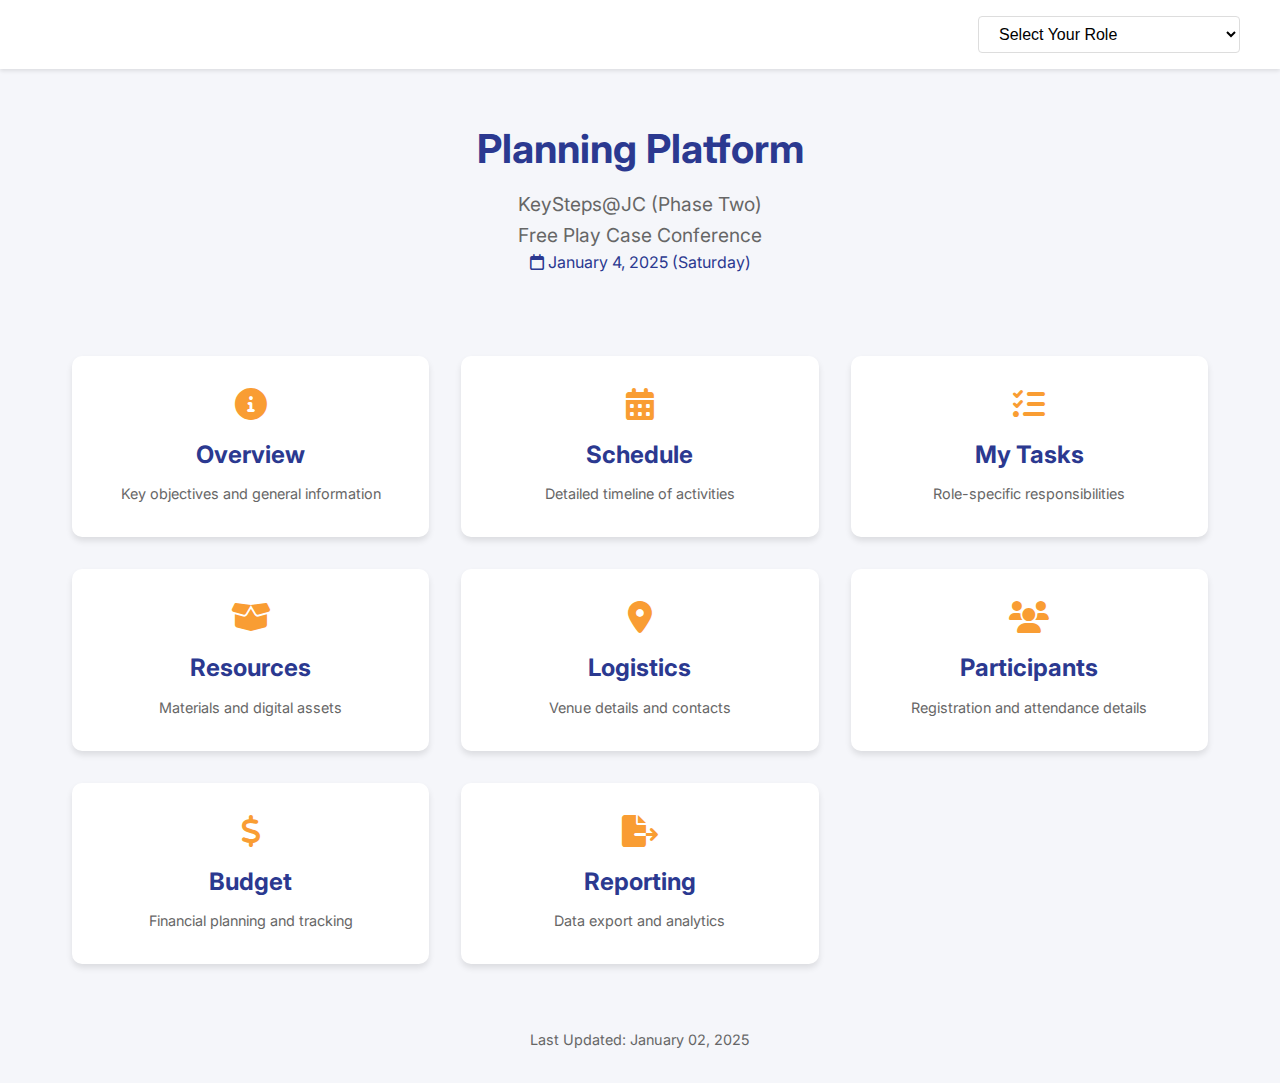
<file: index.html>
<!DOCTYPE html>
<html lang="en">
<head>
    <meta charset="UTF-8">
    <meta name="viewport" content="width=device-width, initial-scale=1.0">
    <title>Free Play Case Conference</title>
    <link rel="stylesheet" href="styles/styles.css">
    <link href="https://fonts.googleapis.com/css2?family=Inter:wght@300;400;500;600&display=swap" rel="stylesheet">
    <link href="https://cdnjs.cloudflare.com/ajax/libs/font-awesome/6.0.0/css/all.min.css" rel="stylesheet">
</head>
<body>
    <header>
        <nav>
            <div class="person-selector">
                <select id="roleSelect">
                    <option value="">Select Your Role</option>
                </select>
            </div>
        </nav>
    </header>

    <main>
        <section class="hero">
            <h1>Planning Platform</h1>
            <p class="subtitle">KeySteps@JC (Phase Two)</p>
            <p class="subtitle">Free Play Case Conference</p>
            <div class="date-info"><i class="far fa-calendar"></i> January 4, 2025 (Saturday)</div>
        </section>

        <div class="dashboard-grid">
            <div class="card" data-section="overview">
                <i class="fas fa-info-circle"></i>
                <h2>Overview</h2>
                <p>Key objectives and general information</p>
            </div>

            <div class="card" data-section="schedule">
                <i class="fas fa-calendar-alt"></i>
                <h2>Schedule</h2>
                <p>Detailed timeline of activities</p>
            </div>

            <div class="card" data-section="tasks">
                <i class="fas fa-tasks"></i>
                <h2>My Tasks</h2>
                <p>Role-specific responsibilities</p>
            </div>

            <div class="card" data-section="resources">
                <i class="fas fa-box-open"></i>
                <h2>Resources</h2>
                <p>Materials and digital assets</p>
            </div>

            <div class="card" data-section="logistics">
                <i class="fas fa-map-marker-alt"></i>
                <h2>Logistics</h2>
                <p>Venue details and contacts</p>
            </div>

            <div class="card" data-section="participants">
                <i class="fas fa-users"></i>
                <h2>Participants</h2>
                <p>Registration and attendance details</p>
            </div>

            <div class="card" data-section="budget">
                <i class="fas fa-dollar-sign"></i>
                <h2>Budget</h2>
                <p>Financial planning and tracking</p>
            </div>

            <div class="card" data-section="reporting">
                <i class="fas fa-file-export"></i>
                <h2>Reporting</h2>
                <p>Data export and analytics</p>
            </div>
        </div>
    </main>

    <footer>
        <p>Last Updated: January 02, 2025</p>
    </footer>

    <script>
        document.addEventListener('DOMContentLoaded', async function() {
            const roleSelect = document.getElementById('roleSelect');
            
            // Load roles from JSON
            try {
                const response = await fetch('data/roles.json');
                const data = await response.json();
                
                // Clear existing options except the default one
                roleSelect.innerHTML = '<option value="">Select Your Role</option>';
                
                // Add roles from JSON
                data.roles.forEach(role => {
                    const option = document.createElement('option');
                    option.value = role.id;
                    option.textContent = `${role.name}${role.title ? ` (${role.title})` : ''}`;
                    roleSelect.appendChild(option);
                });
                
                // Load saved role from localStorage
                const savedRole = localStorage.getItem('selectedRole');
                if (savedRole) {
                    roleSelect.value = savedRole;
                }
            } catch (error) {
                console.error('Error loading roles:', error);
            }

            // Role selection handler
            roleSelect.addEventListener('change', function() {
                const selectedRole = this.value;
                localStorage.setItem('selectedRole', selectedRole);
            });

            // Card click handler
            document.querySelectorAll('.card').forEach(card => {
                card.addEventListener('click', function() {
                    const section = this.dataset.section;
                    // Navigation logic
                    switch(section) {
                        case 'overview':
                            window.location.href = 'pages/overview.html';
                            break;
                        case 'schedule':
                            window.location.href = 'pages/schedule.html';
                            break;
                        case 'tasks':
                            window.location.href = 'pages/tasks.html';
                            break;
                        case 'resources':
                            window.location.href = 'pages/resources.html';
                            break;
                        case 'logistics':
                            window.location.href = 'pages/logistics.html';
                            break;
                        case 'interviews':
                            window.location.href = 'pages/interviews.html';
                            break;
                        case 'participants':
                            window.location.href = 'pages/participants.html';
                            break;
                        case 'budget':
                            window.location.href = 'pages/budget.html';
                            break;
                        case 'reporting':
                            window.location.href = 'pages/reporting.html';
                            break;
                        default:
                            console.log('Page not yet implemented:', section);
                    }
                });
            });
        });
    </script>
</body>
</html>
</file>
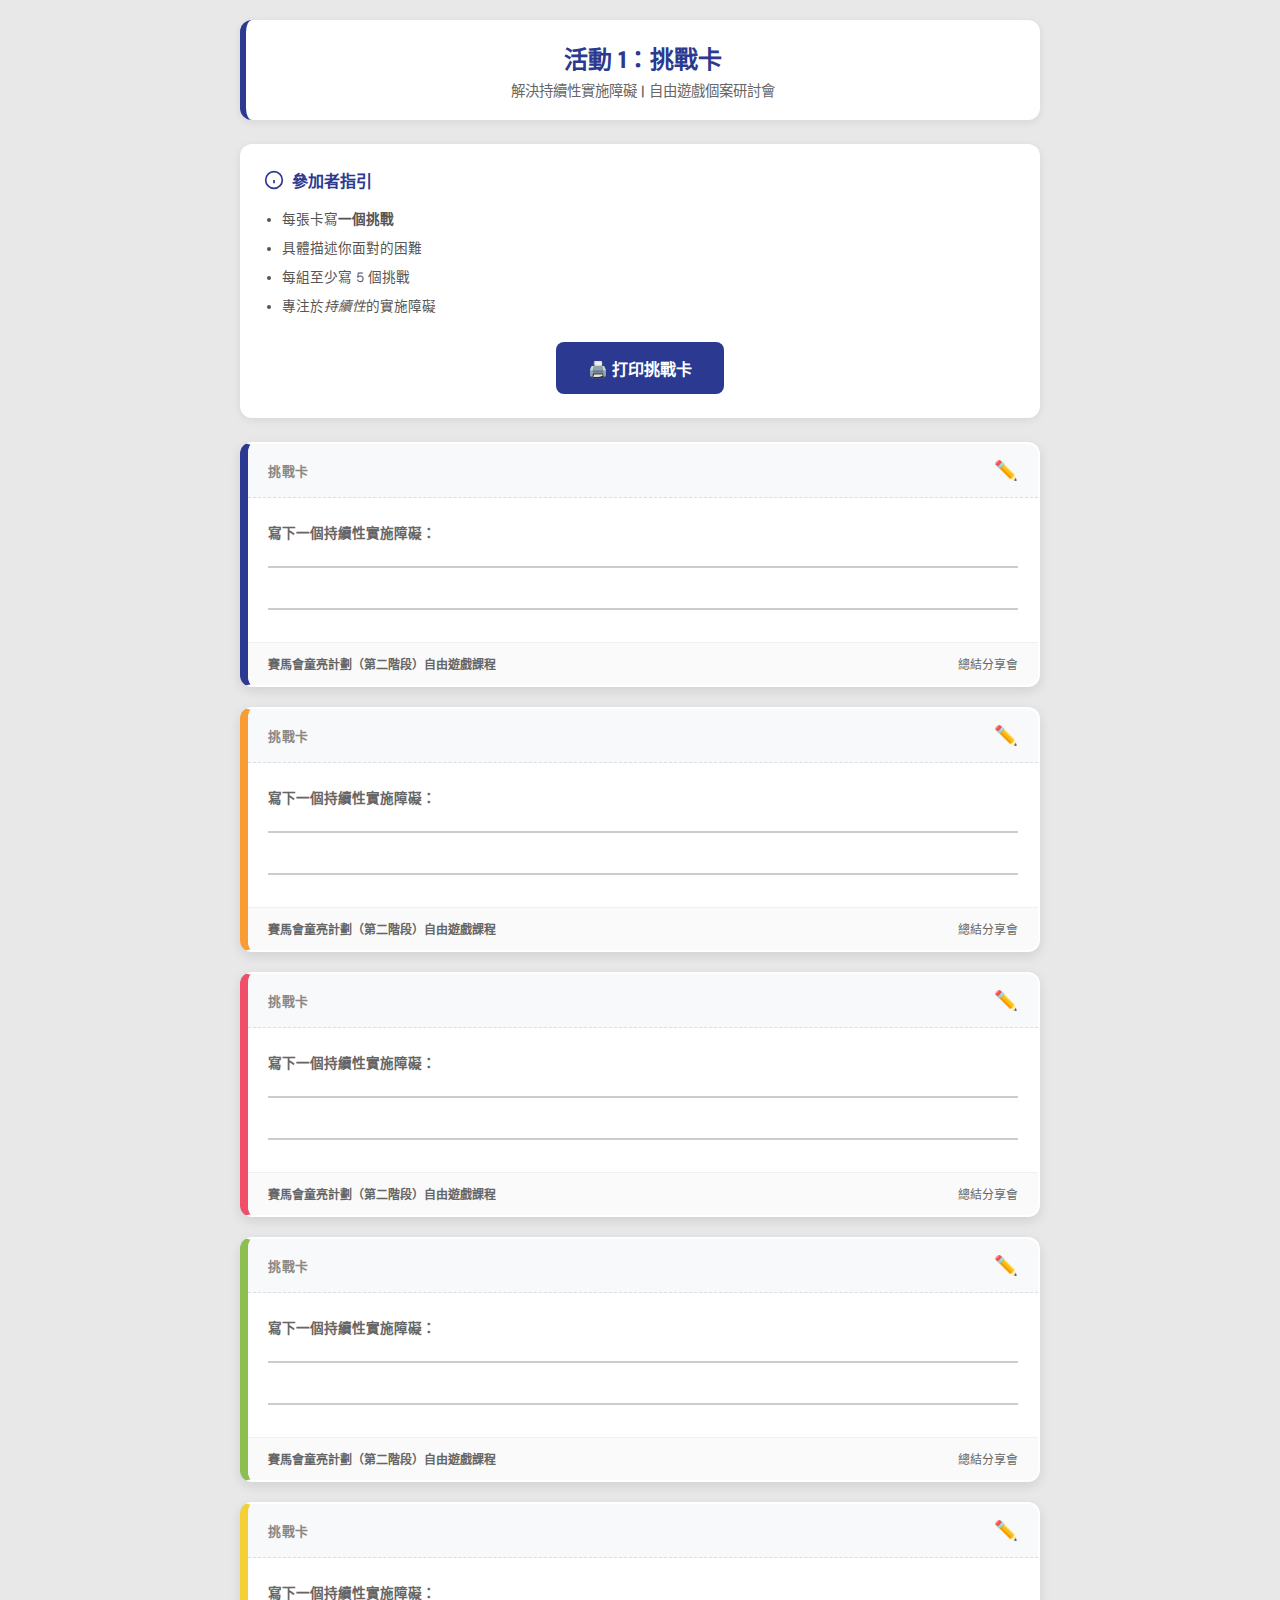
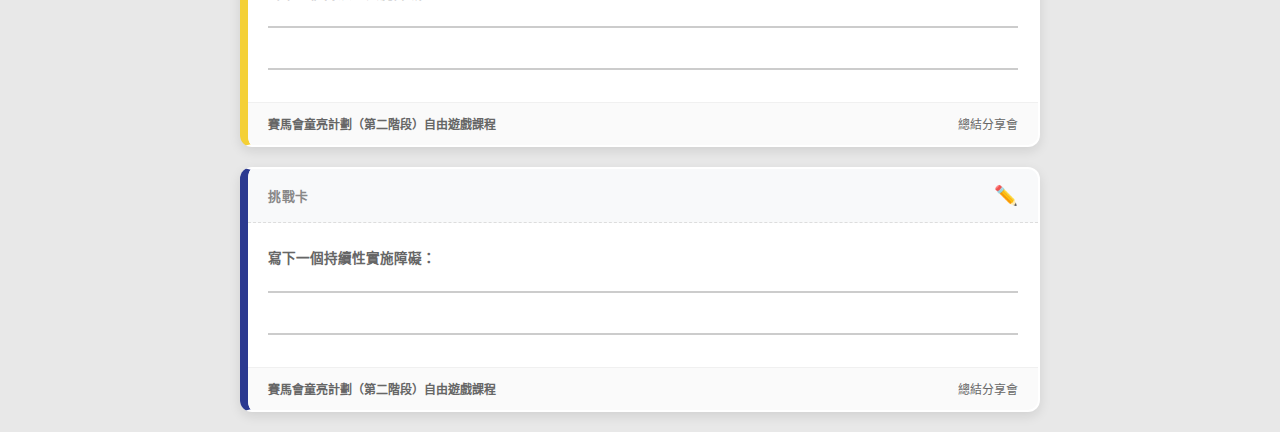
<file: pages/activity1_challenge_slips.html>
<!DOCTYPE html>
<html lang="zh-HK">
<head>
    <meta charset="UTF-8">
    <meta name="viewport" content="width=device-width, initial-scale=1.0">
    <title>活動 1 - 挑戰卡（大張版）</title>
    <link href="https://fonts.googleapis.com/css2?family=DM+Sans:wght@400;500;600;700&display=swap" rel="stylesheet">
    <style>
        * {
            margin: 0;
            padding: 0;
            box-sizing: border-box;
        }
        
        :root {
            /* Brand Colors from Pantone guidelines */
            --navy-blue: #2b3990;
            --orange: #f99d33;
            --pink-red: #f04e69;
            --lime-green: #8dbe50;
            --yellow: #f4d036;
            --dark-text: #1a1a2e;
            --light-bg: #fafafa;
        }
        
        body {
            font-family: 'DM Sans', sans-serif !important;
            background: #e8e8e8 !important;
            padding: 20px !important;
            min-height: 100vh !important;
        }
        
        .page-header {
            text-align: center;
            margin-bottom: 24px !important;
            padding: 20px !important;
            background: white !important;
            border-radius: 12px !important;
            box-shadow: 0 2px 8px rgba(0,0,0,0.08) !important;
            border-left: 6px solid var(--navy-blue) !important;
            max-width: 800px;
            margin-left: auto;
            margin-right: auto;
        }
        
        .page-header h1 {
            font-size: 1.5rem !important;
            font-weight: 700 !important;
            color: var(--navy-blue) !important;
            margin-bottom: 4px !important;
        }
        
        .page-header p {
            font-size: 0.9rem !important;
            color: #666 !important;
            font-weight: 500 !important;
        }
        
        /* Single column layout - one slip per row */
        .slips-container {
            display: flex;
            flex-direction: column;
            gap: 20px;
            max-width: 800px;
            margin: 0 auto;
        }
        
        .challenge-slip {
            background: white !important;
            border-radius: 12px !important;
            padding: 0 !important;
            box-shadow: 0 4px 12px rgba(0,0,0,0.1) !important;
            border: 2px solid transparent !important;
            transition: all 0.2s ease;
            overflow: hidden;
            display: flex;
            flex-direction: column;
        }
        
        /* Color-coded left border */
        .challenge-slip:nth-child(5n+1) { border-left: 8px solid var(--navy-blue) !important; }
        .challenge-slip:nth-child(5n+2) { border-left: 8px solid var(--orange) !important; }
        .challenge-slip:nth-child(5n+3) { border-left: 8px solid var(--pink-red) !important; }
        .challenge-slip:nth-child(5n+4) { border-left: 8px solid var(--lime-green) !important; }
        .challenge-slip:nth-child(5n+5) { border-left: 8px solid var(--yellow) !important; }
        
        .slip-header {
            display: flex;
            align-items: center;
            justify-content: space-between;
            padding: 14px 20px !important;
            background: #f8f9fa !important;
            border-bottom: 1px dashed #ddd !important;
        }
        
        .slip-number {
            font-size: 0.8rem !important;
            font-weight: 700 !important;
            color: #888 !important;
            text-transform: uppercase !important;
            letter-spacing: 0.5px !important;
        }
        
        .slip-icon {
            font-size: 1.2rem !important;
        }
        
        .challenge-slip:nth-child(5n+1) .slip-icon { color: var(--navy-blue) !important; }
        .challenge-slip:nth-child(5n+2) .slip-icon { color: var(--orange) !important; }
        .challenge-slip:nth-child(5n+3) .slip-icon { color: var(--pink-red) !important; }
        .challenge-slip:nth-child(5n+4) .slip-icon { color: var(--lime-green) !important; }
        .challenge-slip:nth-child(5n+5) .slip-icon { color: var(--yellow) !important; }
        
        .slip-content {
            flex: 1;
            padding: 24px 20px 32px 20px !important;
            display: flex;
            flex-direction: column;
            min-height: 140px !important;
        }
        
        .slip-label {
            font-size: 0.85rem !important;
            font-weight: 600 !important;
            color: #666 !important;
            margin-bottom: 24px !important;
        }
        
        .write-lines {
            display: flex;
            flex-direction: column;
            gap: 40px; /* Space between lines */
            width: 100%;
        }
        
        .write-line {
            border-bottom: 2px solid #ccc !important;
            width: 100%;
        }
        
        .slip-footer {
            display: flex;
            align-items: center;
            justify-content: space-between;
            padding: 12px 20px !important;
            background: #fafafa !important;
            border-top: 1px solid #f0f0f0 !important;
            font-size: 0.75rem !important;
            color: #666 !important;
        }
        
        .footer-left {
            font-weight: 600 !important;
        }
        
        .footer-right {
            font-weight: 500 !important;
        }
        
        /* Print styles */
        @media print {
            body {
                background: white !important;
                padding: 0 !important;
            }
            
            .page-header {
                box-shadow: none !important;
                border: 2px solid var(--navy-blue) !important;
                margin-bottom: 16px !important;
            }
            
            .challenge-slip {
                box-shadow: none !important;
                border: 2px solid #ddd !important;
                break-inside: avoid;
            }
            
            .no-print {
                display: none !important;
            }
        }
        
        /* Instructions panel */
        .instructions {
            background: white !important;
            border-radius: 12px !important;
            padding: 24px !important;
            margin-bottom: 24px !important;
            box-shadow: 0 2px 8px rgba(0,0,0,0.08) !important;
            max-width: 800px;
            margin-left: auto;
            margin-right: auto;
        }
        
        .instructions h2 {
            font-size: 1rem !important;
            font-weight: 700 !important;
            color: var(--navy-blue) !important;
            margin-bottom: 16px !important;
            display: flex;
            align-items: center;
            gap: 8px;
        }
        
        .instructions ul {
            margin: 0 !important;
            padding-left: 18px !important;
            color: #555 !important;
            font-size: 0.85rem !important;
            line-height: 1.7 !important;
        }
        
        .instructions li {
            margin-bottom: 6px !important;
        }
        
        .print-btn {
            display: block;
            margin: 24px auto 0 !important;
            padding: 14px 32px !important;
            background: var(--navy-blue) !important;
            color: white !important;
            border: none !important;
            border-radius: 8px !important;
            font-family: 'DM Sans', sans-serif !important;
            font-size: 1rem !important;
            font-weight: 600 !important;
            cursor: pointer !important;
            transition: all 0.2s ease;
        }
        
        .print-btn:hover {
            background: #1e2870 !important;
            transform: translateY(-2px);
            box-shadow: 0 4px 12px rgba(43,57,144,0.3) !important;
        }
    </style>
</head>
<body>
    <div class="page-header">
        <h1>活動 1：挑戰卡</h1>
        <p>解決持續性實施障礙 | 自由遊戲個案研討會</p>
    </div>
    
    <div class="instructions no-print">
        <h2>
            <svg width="20" height="20" viewBox="0 0 24 24" fill="none" stroke="#2b3990" stroke-width="2" style="vertical-align: middle;">
                <circle cx="12" cy="12" r="10"></circle>
                <line x1="12" y1="16" x2="12" y2="12"></line>
                <line x1="12" y1="8" x2="12.01" y2="8"></line>
            </svg>
            參加者指引
        </h2>
        <ul>
            <li>每張卡寫<strong>一個挑戰</strong></li>
            <li>具體描述你面對的困難</li>
            <li>每組至少寫 5 個挑戰</li>
            <li>專注於<em>持續性</em>的實施障礙</li>
        </ul>
        <button class="print-btn" onclick="window.print()">
            🖨️ 打印挑戰卡
        </button>
    </div>
    
    <div class="slips-container">
        <!-- 6 blank challenge slips -->
        <div class="challenge-slip">
            <div class="slip-header">
                <span class="slip-number">挑戰卡</span>
                <span class="slip-icon">✏️</span>
            </div>
            <div class="slip-content">
                <span class="slip-label">寫下一個持續性實施障礙：</span>
                <div class="write-lines">
                    <div class="write-line"></div>
                    <div class="write-line"></div>
                </div>
            </div>
            <div class="slip-footer">
                <span class="footer-left">賽馬會童亮計劃（第二階段）自由遊戲課程</span>
                <span class="footer-right">總結分享會</span>
            </div>
        </div>
        
        <div class="challenge-slip">
            <div class="slip-header">
                <span class="slip-number">挑戰卡</span>
                <span class="slip-icon">✏️</span>
            </div>
            <div class="slip-content">
                <span class="slip-label">寫下一個持續性實施障礙：</span>
                <div class="write-lines">
                    <div class="write-line"></div>
                    <div class="write-line"></div>
                </div>
            </div>
            <div class="slip-footer">
                <span class="footer-left">賽馬會童亮計劃（第二階段）自由遊戲課程</span>
                <span class="footer-right">總結分享會</span>
            </div>
        </div>
        
        <div class="challenge-slip">
            <div class="slip-header">
                <span class="slip-number">挑戰卡</span>
                <span class="slip-icon">✏️</span>
            </div>
            <div class="slip-content">
                <span class="slip-label">寫下一個持續性實施障礙：</span>
                <div class="write-lines">
                    <div class="write-line"></div>
                    <div class="write-line"></div>
                </div>
            </div>
            <div class="slip-footer">
                <span class="footer-left">賽馬會童亮計劃（第二階段）自由遊戲課程</span>
                <span class="footer-right">總結分享會</span>
            </div>
        </div>
        
        <div class="challenge-slip">
            <div class="slip-header">
                <span class="slip-number">挑戰卡</span>
                <span class="slip-icon">✏️</span>
            </div>
            <div class="slip-content">
                <span class="slip-label">寫下一個持續性實施障礙：</span>
                <div class="write-lines">
                    <div class="write-line"></div>
                    <div class="write-line"></div>
                </div>
            </div>
            <div class="slip-footer">
                <span class="footer-left">賽馬會童亮計劃（第二階段）自由遊戲課程</span>
                <span class="footer-right">總結分享會</span>
            </div>
        </div>
        
        <div class="challenge-slip">
            <div class="slip-header">
                <span class="slip-number">挑戰卡</span>
                <span class="slip-icon">✏️</span>
            </div>
            <div class="slip-content">
                <span class="slip-label">寫下一個持續性實施障礙：</span>
                <div class="write-lines">
                    <div class="write-line"></div>
                    <div class="write-line"></div>
                </div>
            </div>
            <div class="slip-footer">
                <span class="footer-left">賽馬會童亮計劃（第二階段）自由遊戲課程</span>
                <span class="footer-right">總結分享會</span>
            </div>
        </div>
        
        <div class="challenge-slip">
            <div class="slip-header">
                <span class="slip-number">挑戰卡</span>
                <span class="slip-icon">✏️</span>
            </div>
            <div class="slip-content">
                <span class="slip-label">寫下一個持續性實施障礙：</span>
                <div class="write-lines">
                    <div class="write-line"></div>
                    <div class="write-line"></div>
                </div>
            </div>
            <div class="slip-footer">
                <span class="footer-left">賽馬會童亮計劃（第二階段）自由遊戲課程</span>
                <span class="footer-right">總結分享會</span>
            </div>
        </div>
    </div>
</body>
</html>
</file>
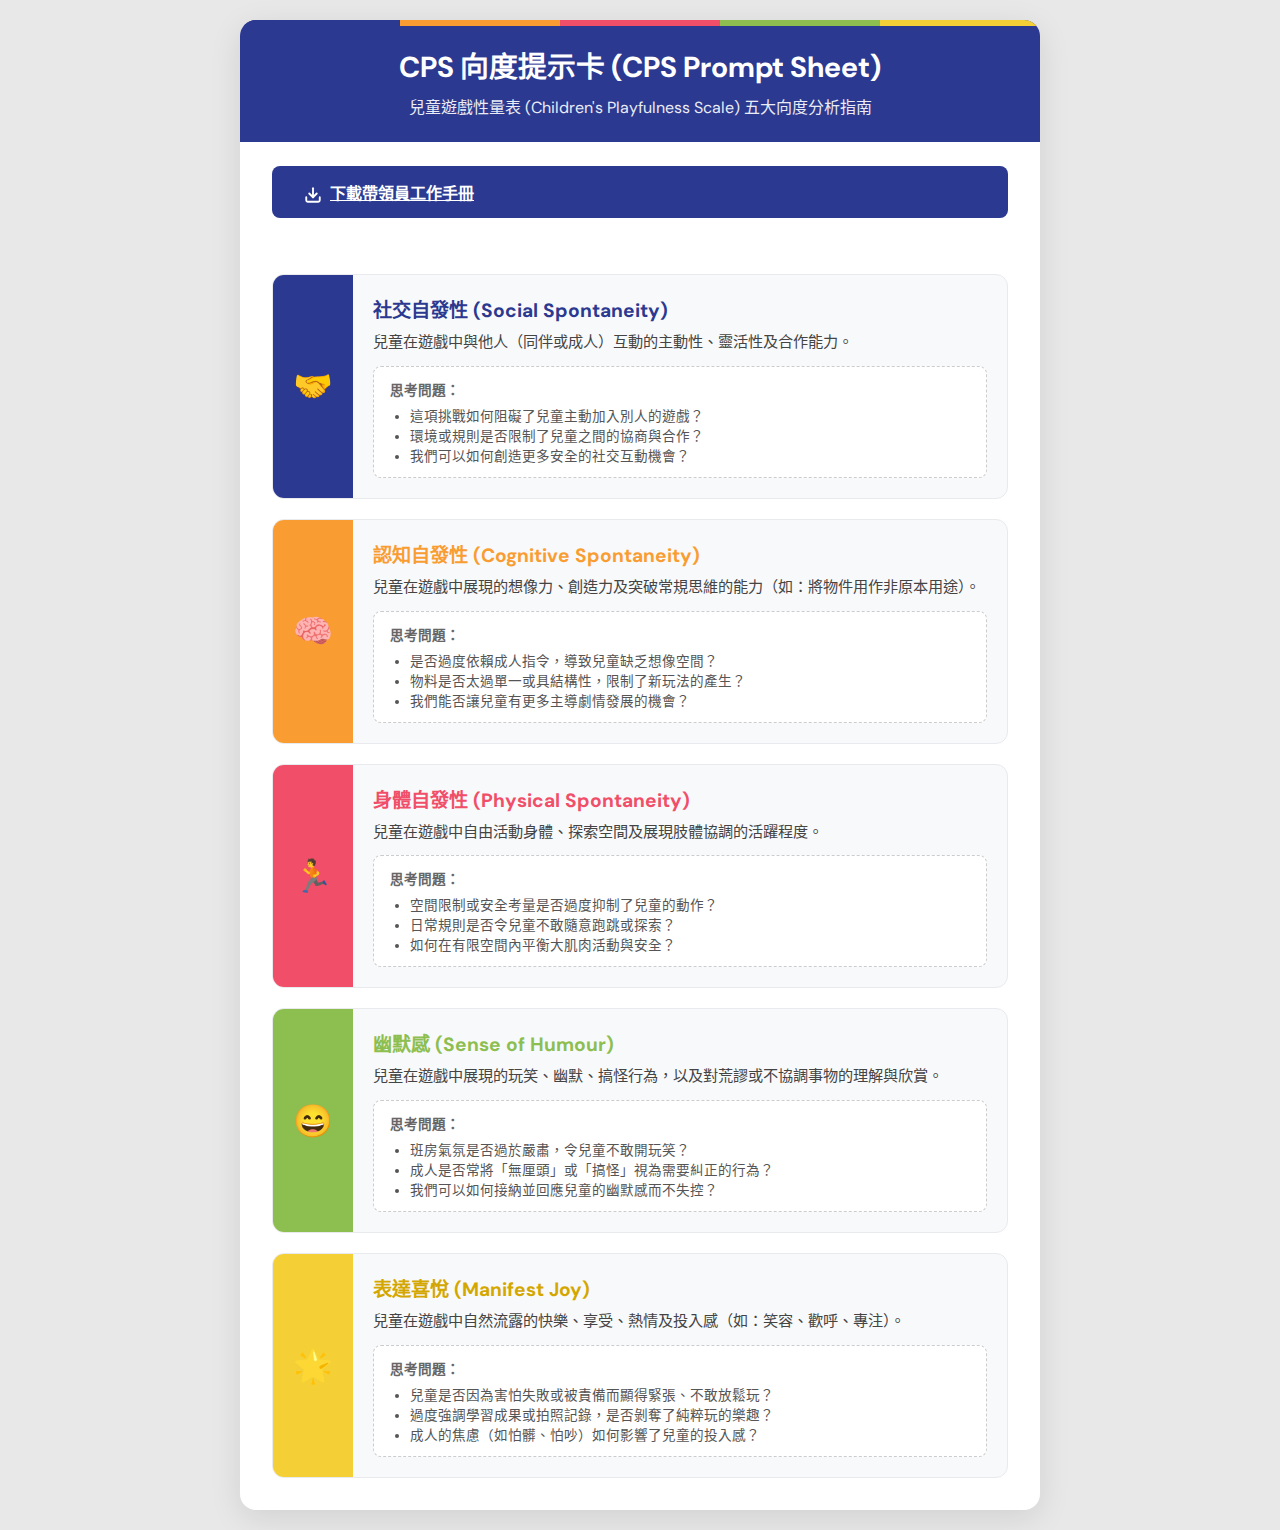
<file: pages/activity1_cps_prompt_sheet.html>
<!DOCTYPE html>
<html lang="zh-HK">
<head>
    <meta charset="UTF-8">
    <meta name="viewport" content="width=device-width, initial-scale=1.0">
    <title>CPS 向度提示卡 (CPS Prompt Sheet)</title>
    <link href="https://fonts.googleapis.com/css2?family=DM+Sans:wght@400;500;600;700&display=swap" rel="stylesheet">
    <style>
        * {
            margin: 0;
            padding: 0;
            box-sizing: border-box;
        }
        
        :root {
            /* Brand Colors from Pantone guidelines */
            --navy-blue: #2b3990;
            --orange: #f99d33;
            --pink-red: #f04e69;
            --lime-green: #8dbe50;
            --yellow: #f4d036;
        }
        
        body {
            font-family: 'DM Sans', sans-serif !important;
            background: #e8e8e8 !important;
            padding: 20px !important;
            min-height: 100vh !important;
        }
        
        .page-container {
            max-width: 800px;
            margin: 0 auto;
            background: white !important;
            border-radius: 16px !important;
            box-shadow: 0 8px 32px rgba(0,0,0,0.1) !important;
            overflow: hidden;
        }
        
        .sheet-header {
            background: var(--navy-blue) !important;
            color: white !important;
            padding: 24px 32px !important;
            text-align: center;
            position: relative;
        }
        
        .sheet-header::before {
            content: '';
            position: absolute;
            top: 0;
            left: 0;
            right: 0;
            height: 6px;
            background: linear-gradient(90deg, 
                var(--navy-blue) 0%, 
                var(--navy-blue) 20%,
                var(--orange) 20%, 
                var(--orange) 40%,
                var(--pink-red) 40%, 
                var(--pink-red) 60%,
                var(--lime-green) 60%, 
                var(--lime-green) 80%,
                var(--yellow) 80%, 
                var(--yellow) 100%
            ) !important;
        }
        
        .sheet-header h1 {
            font-size: 1.8rem !important;
            font-weight: 700 !important;
            margin-bottom: 8px !important;
        }
        
        .sheet-header p {
            font-size: 1rem !important;
            opacity: 0.9 !important;
        }
        
        .dimensions-grid {
            padding: 32px !important;
            display: flex;
            flex-direction: column;
            gap: 20px;
        }
        
        .dimension-card {
            display: flex;
            background: #f8f9fa !important;
            border-radius: 12px !important;
            overflow: hidden;
            border: 1px solid #e8eaed !important;
        }
        
        .dimension-icon {
            width: 80px;
            display: flex;
            align-items: center;
            justify-content: center;
            font-size: 2rem !important;
            color: white !important;
            flex-shrink: 0;
        }
        
        .card-social .dimension-icon { background: var(--navy-blue) !important; }
        .card-cognitive .dimension-icon { background: var(--orange) !important; }
        .card-physical .dimension-icon { background: var(--pink-red) !important; }
        .card-humour .dimension-icon { background: var(--lime-green) !important; }
        .card-joy .dimension-icon { background: var(--yellow) !important; color: #333 !important; }
        
        .dimension-content {
            padding: 20px !important;
            flex: 1;
        }
        
        .dimension-title {
            font-size: 1.2rem !important;
            font-weight: 700 !important;
            margin-bottom: 8px !important;
        }
        
        .card-social .dimension-title { color: var(--navy-blue) !important; }
        .card-cognitive .dimension-title { color: var(--orange) !important; }
        .card-physical .dimension-title { color: var(--pink-red) !important; }
        .card-humour .dimension-title { color: var(--lime-green) !important; }
        .card-joy .dimension-title { color: #d4a700 !important; } /* Darker yellow for text */
        
        .dimension-desc {
            font-size: 0.95rem !important;
            color: #444 !important;
            line-height: 1.5 !important;
            margin-bottom: 12px !important;
        }
        
        .prompt-questions {
            background: white !important;
            padding: 12px 16px !important;
            border-radius: 8px !important;
            border: 1px dashed #ccc !important;
        }
        
        .prompt-questions p {
            font-weight: 600 !important;
            color: #666 !important;
            font-size: 0.85rem !important;
            margin-bottom: 6px !important;
        }
        
        .prompt-questions ul {
            margin: 0 !important;
            padding-left: 20px !important;
            color: #555 !important;
            font-size: 0.85rem !important;
        }
        
        .print-btn {
            display: block;
            margin: 0 auto 24px !important;
            padding: 14px 32px !important;
            background: var(--navy-blue) !important;
            color: white !important;
            border: none !important;
            border-radius: 8px !important;
            font-family: 'DM Sans', sans-serif !important;
            font-size: 1rem !important;
            font-weight: 600 !important;
            cursor: pointer !important;
        }
        
        /* Print styles */
        @media print {
            body {
                background: white !important;
                padding: 0 !important;
            }
            
            .page-container {
                box-shadow: none !important;
                max-width: 100%;
                border-radius: 0 !important;
            }
            
            .no-print {
                display: none !important;
            }
            
            .dimension-card {
                break-inside: avoid;
            }
        }
    </style>
</head>
<body>
    <div class="page-container">
        <header class="sheet-header">
            <h1>CPS 向度提示卡 (CPS Prompt Sheet)</h1>
            <p>兒童遊戲性量表 (Children's Playfulness Scale) 五大向度分析指南</p>
        </header>
        
        <div style="padding: 24px 32px 0 32px;" class="no-print">
            <a href="../activity_guide_facilitators.docx" download="activity_guide_facilitators.docx" class="print-btn"><svg width="18" height="18" viewBox="0 0 24 24" fill="none" stroke="currentColor" stroke-width="2.5" stroke-linecap="round" stroke-linejoin="round" style="vertical-align:middle;margin-right:8px;"><path d="M21 15v4a2 2 0 0 1-2 2H5a2 2 0 0 1-2-2v-4"/><polyline points="7 10 12 15 17 10"/><line x1="12" y1="15" x2="12" y2="3"/></svg>下載帶領員工作手冊</a>
        </div>
        
        <div class="dimensions-grid">
            <!-- Social Spontaneity -->
            <div class="dimension-card card-social">
                <div class="dimension-icon">🤝</div>
                <div class="dimension-content">
                    <h2 class="dimension-title">社交自發性 (Social Spontaneity)</h2>
                    <p class="dimension-desc">兒童在遊戲中與他人（同伴或成人）互動的主動性、靈活性及合作能力。</p>
                    <div class="prompt-questions">
                        <p>思考問題：</p>
                        <ul>
                            <li>這項挑戰如何阻礙了兒童主動加入別人的遊戲？</li>
                            <li>環境或規則是否限制了兒童之間的協商與合作？</li>
                            <li>我們可以如何創造更多安全的社交互動機會？</li>
                        </ul>
                    </div>
                </div>
            </div>
            
            <!-- Cognitive Spontaneity -->
            <div class="dimension-card card-cognitive">
                <div class="dimension-icon">🧠</div>
                <div class="dimension-content">
                    <h2 class="dimension-title">認知自發性 (Cognitive Spontaneity)</h2>
                    <p class="dimension-desc">兒童在遊戲中展現的想像力、創造力及突破常規思維的能力（如：將物件用作非原本用途）。</p>
                    <div class="prompt-questions">
                        <p>思考問題：</p>
                        <ul>
                            <li>是否過度依賴成人指令，導致兒童缺乏想像空間？</li>
                            <li>物料是否太過單一或具結構性，限制了新玩法的產生？</li>
                            <li>我們能否讓兒童有更多主導劇情發展的機會？</li>
                        </ul>
                    </div>
                </div>
            </div>
            
            <!-- Physical Spontaneity -->
            <div class="dimension-card card-physical">
                <div class="dimension-icon">🏃</div>
                <div class="dimension-content">
                    <h2 class="dimension-title">身體自發性 (Physical Spontaneity)</h2>
                    <p class="dimension-desc">兒童在遊戲中自由活動身體、探索空間及展現肢體協調的活躍程度。</p>
                    <div class="prompt-questions">
                        <p>思考問題：</p>
                        <ul>
                            <li>空間限制或安全考量是否過度抑制了兒童的動作？</li>
                            <li>日常規則是否令兒童不敢隨意跑跳或探索？</li>
                            <li>如何在有限空間內平衡大肌肉活動與安全？</li>
                        </ul>
                    </div>
                </div>
            </div>
            
            <!-- Sense of Humour -->
            <div class="dimension-card card-humour">
                <div class="dimension-icon">😄</div>
                <div class="dimension-content">
                    <h2 class="dimension-title">幽默感 (Sense of Humour)</h2>
                    <p class="dimension-desc">兒童在遊戲中展現的玩笑、幽默、搞怪行為，以及對荒謬或不協調事物的理解與欣賞。</p>
                    <div class="prompt-questions">
                        <p>思考問題：</p>
                        <ul>
                            <li>班房氣氛是否過於嚴肅，令兒童不敢開玩笑？</li>
                            <li>成人是否常將「無厘頭」或「搞怪」視為需要糾正的行為？</li>
                            <li>我們可以如何接納並回應兒童的幽默感而不失控？</li>
                        </ul>
                    </div>
                </div>
            </div>
            
            <!-- Manifest Joy -->
            <div class="dimension-card card-joy">
                <div class="dimension-icon">🌟</div>
                <div class="dimension-content">
                    <h2 class="dimension-title">表達喜悅 (Manifest Joy)</h2>
                    <p class="dimension-desc">兒童在遊戲中自然流露的快樂、享受、熱情及投入感（如：笑容、歡呼、專注）。</p>
                    <div class="prompt-questions">
                        <p>思考問題：</p>
                        <ul>
                            <li>兒童是否因為害怕失敗或被責備而顯得緊張、不敢放鬆玩？</li>
                            <li>過度強調學習成果或拍照記錄，是否剝奪了純粹玩的樂趣？</li>
                            <li>成人的焦慮（如怕髒、怕吵）如何影響了兒童的投入感？</li>
                        </ul>
                    </div>
                </div>
            </div>
        </div>
    </div>
</body>
</html>
</file>
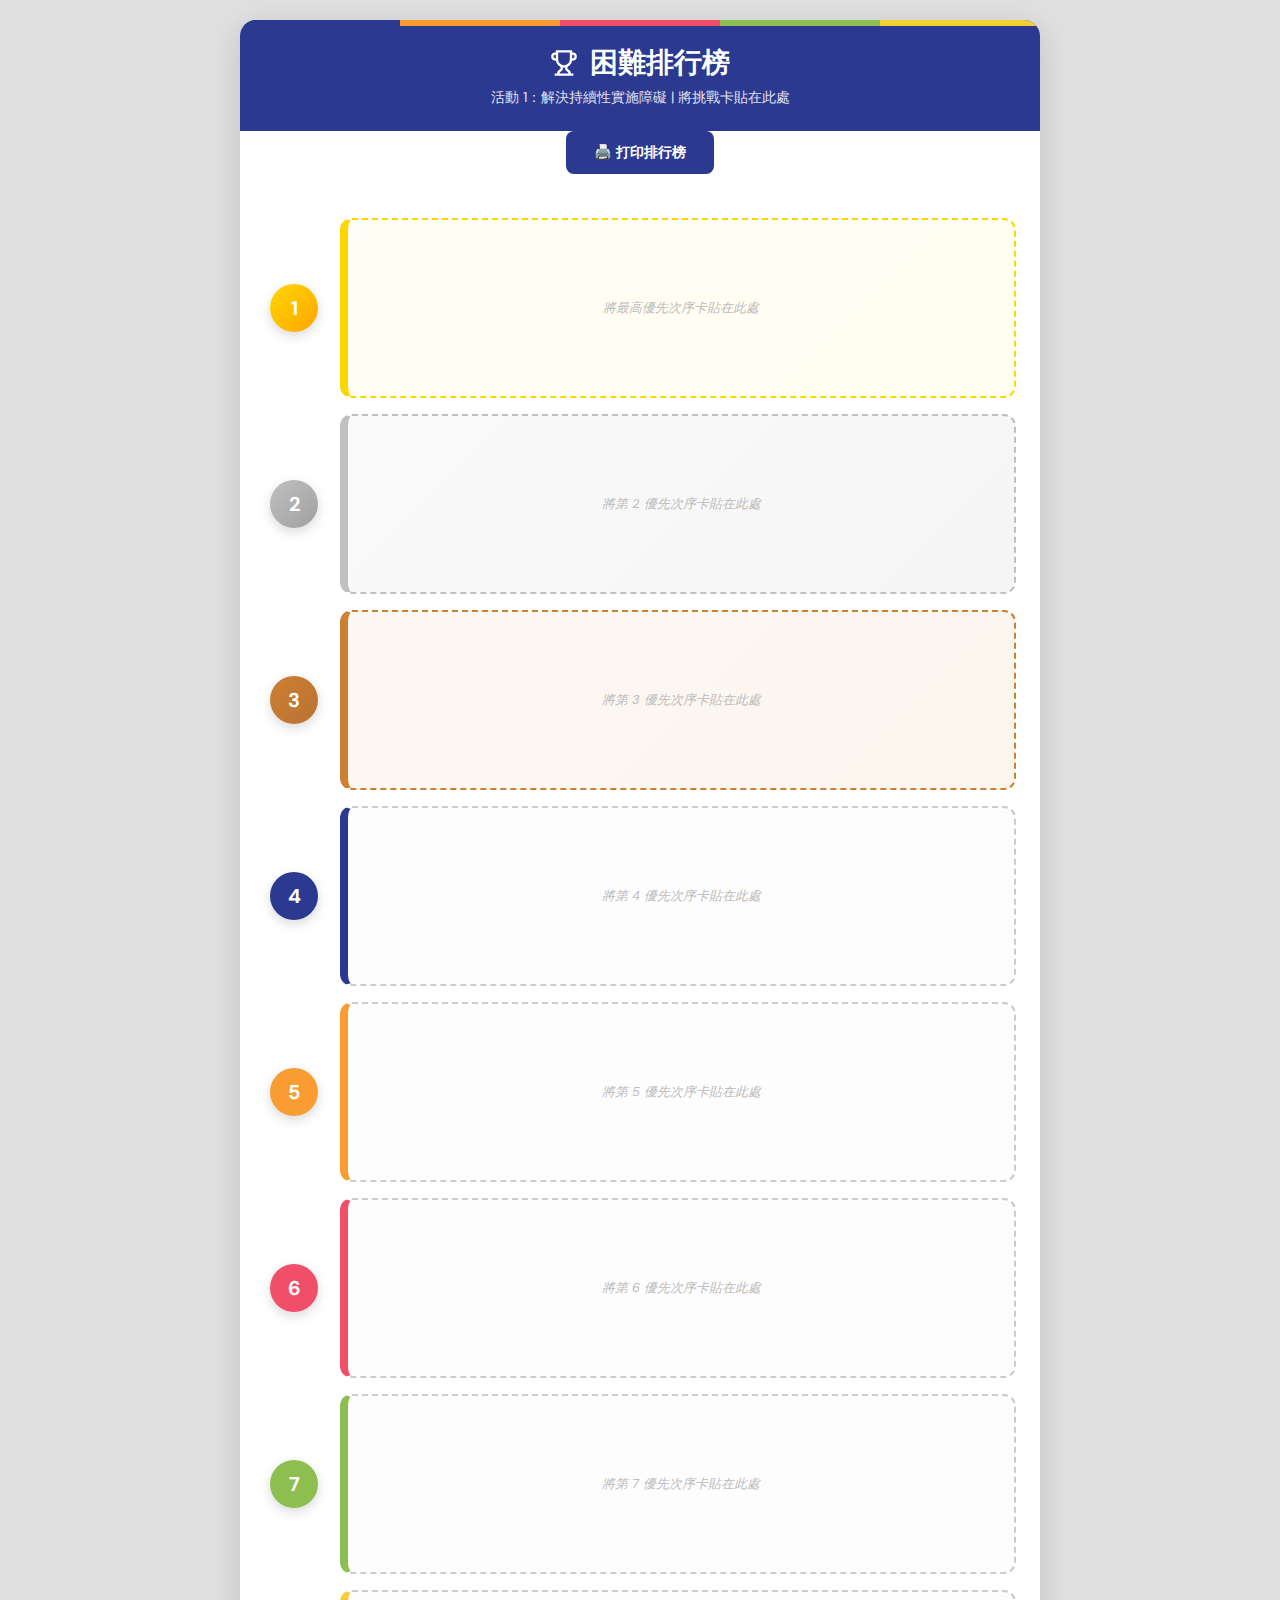
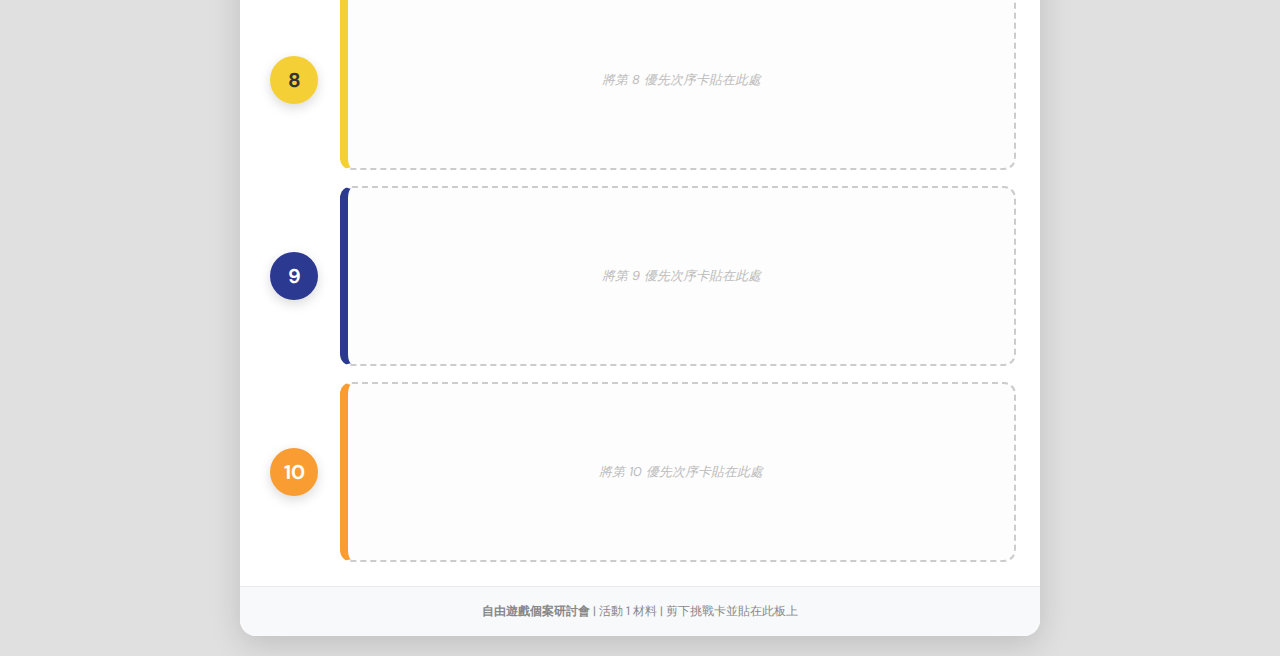
<file: pages/activity1_leaderboard.html>
<!DOCTYPE html>
<html lang="en">
<head>
    <meta charset="UTF-8">
    <meta name="viewport" content="width=device-width, initial-scale=1.0">
    <title>活動 1 - 困難排行榜（空白模板）</title>
    <link href="https://fonts.googleapis.com/css2?family=DM+Sans:wght@400;500;600;700&display=swap" rel="stylesheet">
    <style>
        * {
            margin: 0;
            padding: 0;
            box-sizing: border-box;
        }
        
        :root {
            /* Brand Colors from Pantone guidelines */
            --navy-blue: #2b3990;
            --orange: #f99d33;
            --pink-red: #f04e69;
            --lime-green: #8dbe50;
            --yellow: #f4d036;
        }
        
        body {
            font-family: 'DM Sans', sans-serif !important;
            background: #e0e0e0 !important;
            padding: 20px !important;
            min-height: 100vh !important;
        }
        
        .page-container {
            max-width: 800px;
            margin: 0 auto;
            background: white !important;
            border-radius: 16px !important;
            box-shadow: 0 8px 32px rgba(0,0,0,0.15) !important;
            overflow: hidden;
        }
        
        .leaderboard-header {
            background: var(--navy-blue) !important;
            color: white !important;
            padding: 24px 32px !important;
            text-align: center;
            position: relative;
        }
        
        .leaderboard-header::before {
            content: '';
            position: absolute;
            top: 0;
            left: 0;
            right: 0;
            height: 6px;
            background: linear-gradient(90deg, 
                var(--navy-blue) 0%, 
                var(--navy-blue) 20%,
                var(--orange) 20%, 
                var(--orange) 40%,
                var(--pink-red) 40%, 
                var(--pink-red) 60%,
                var(--lime-green) 60%, 
                var(--lime-green) 80%,
                var(--yellow) 80%, 
                var(--yellow) 100%
            ) !important;
        }
        
        .leaderboard-header h1 {
            font-size: 1.75rem !important;
            font-weight: 700 !important;
            display: flex;
            align-items: center;
            justify-content: center;
            gap: 12px;
        }
        
        .leaderboard-header p {
            font-size: 0.9rem !important;
            opacity: 0.85 !important;
            margin-top: 6px !important;
        }
        
        .leaderboard-grid {
            display: flex;
            flex-direction: column;
            gap: 16px;
            padding: 24px !important;
        }
        
        .rank-slot {
            display: flex;
            align-items: stretch;
            gap: 16px;
            padding: 0 !important;
            background: transparent !important;
            border: none !important;
        }
        
        .rank-number-container {
            width: 60px;
            display: flex;
            align-items: center;
            justify-content: center;
        }
        
        .rank-number {
            width: 48px;
            height: 48px;
            border-radius: 50% !important;
            display: flex;
            align-items: center;
            justify-content: center;
            font-size: 1.25rem !important;
            font-weight: 700 !important;
            color: white !important;
            flex-shrink: 0;
            box-shadow: 0 4px 12px rgba(0,0,0,0.15) !important;
        }
        
        /* Medal colors for top 3 */
        .rank-slot:nth-child(1) .rank-number { background: linear-gradient(135deg, #FFD700, #FFA500) !important; }
        .rank-slot:nth-child(2) .rank-number { background: linear-gradient(135deg, #C0C0C0, #A0A0A0) !important; }
        .rank-slot:nth-child(3) .rank-number { background: linear-gradient(135deg, #CD7F32, #B87333) !important; }
        
        /* Brand colors for remaining */
        .rank-slot:nth-child(4) .rank-number { background: var(--navy-blue) !important; }
        .rank-slot:nth-child(5) .rank-number { background: var(--orange) !important; }
        .rank-slot:nth-child(6) .rank-number { background: var(--pink-red) !important; }
        .rank-slot:nth-child(7) .rank-number { background: var(--lime-green) !important; }
        .rank-slot:nth-child(8) .rank-number { background: var(--yellow) !important; color: #333 !important; }
        .rank-slot:nth-child(9) .rank-number { background: var(--navy-blue) !important; }
        .rank-slot:nth-child(10) .rank-number { background: var(--orange) !important; }
        
        .slot-area {
            flex: 1;
            border: 2px dashed #ccc !important;
            border-radius: 12px !important;
            min-height: 180px !important; /* Matches challenge slip height */
            display: flex;
            align-items: center;
            justify-content: center;
            background: #fdfdfd !important;
            position: relative;
        }
        
        /* Special borders for top 3 to match slips styling */
        .rank-slot:nth-child(1) .slot-area { border: 2px dashed #FFD700 !important; background: linear-gradient(135deg, #fffdf5, #fffef0) !important; border-left: 8px solid #FFD700 !important; }
        .rank-slot:nth-child(2) .slot-area { border: 2px dashed #C0C0C0 !important; background: linear-gradient(135deg, #fafafa, #f5f5f5) !important; border-left: 8px solid #C0C0C0 !important; }
        .rank-slot:nth-child(3) .slot-area { border: 2px dashed #CD7F32 !important; background: linear-gradient(135deg, #fdf8f3, #faf5ed) !important; border-left: 8px solid #CD7F32 !important; }
        
        /* Brand color borders for the rest to simulate slip placement */
        .rank-slot:nth-child(4) .slot-area { border-left: 8px solid var(--navy-blue) !important; }
        .rank-slot:nth-child(5) .slot-area { border-left: 8px solid var(--orange) !important; }
        .rank-slot:nth-child(6) .slot-area { border-left: 8px solid var(--pink-red) !important; }
        .rank-slot:nth-child(7) .slot-area { border-left: 8px solid var(--lime-green) !important; }
        .rank-slot:nth-child(8) .slot-area { border-left: 8px solid var(--yellow) !important; }
        .rank-slot:nth-child(9) .slot-area { border-left: 8px solid var(--navy-blue) !important; }
        .rank-slot:nth-child(10) .slot-area { border-left: 8px solid var(--orange) !important; }
        
        .slot-placeholder {
            font-size: 0.8rem !important;
            color: #bbb !important;
            font-style: italic !important;
            text-align: center;
        }
        
        .footer {
            text-align: center;
            padding: 16px 32px !important;
            background: #f8f9fa !important;
            border-top: 1px solid #e8eaed !important;
            font-size: 0.75rem !important;
            color: #888 !important;
        }
        
        .print-btn {
            display: block;
            margin: 0 auto 20px !important;
            padding: 12px 28px !important;
            background: var(--navy-blue) !important;
            color: white !important;
            border: none !important;
            border-radius: 8px !important;
            font-family: 'DM Sans', sans-serif !important;
            font-size: 0.9rem !important;
            font-weight: 600 !important;
            cursor: pointer !important;
        }
        
        /* Print styles */
        @media print {
            @page {
                size: A3 portrait;
                margin: 15mm;
            }
            
            body {
                background: white !important;
                padding: 0 !important;
            }
            
            .page-container {
                box-shadow: none !important;
                max-width: 100%;
                border-radius: 0 !important;
            }
            
            .no-print {
                display: none !important;
            }
            
            .rank-slot {
                break-inside: avoid;
            }
            
            .slot-area {
                border: 2px dashed #ccc !important;
            }
            
            .rank-slot:nth-child(1) .slot-area { border: 2px dashed #FFD700 !important; }
            .rank-slot:nth-child(2) .slot-area { border: 2px dashed #C0C0C0 !important; }
            .rank-slot:nth-child(3) .slot-area { border: 2px dashed #CD7F32 !important; }
        }
    </style>
</head>
<body>
    <div class="page-container">
        <header class="leaderboard-header">
            <h1>
                <svg width="28" height="28" viewBox="0 0 24 24" fill="none" stroke="currentColor" stroke-width="2">
                    <path d="M6 9H4.5a2.5 2.5 0 0 1 0-5H6"></path>
                    <path d="M18 9h1.5a2.5 2.5 0 0 0 0-5H18"></path>
                    <path d="M4 22h16"></path>
                    <path d="M10 14.66V17c0 .55-.47.98-.97 1.21C7.85 18.75 7 20.24 7 22"></path>
                    <path d="M14 14.66V17c0 .55.47.98.97 1.21C16.15 18.75 17 20.24 17 22"></path>
                    <path d="M18 2H6v7a6 6 0 0 0 12 0V2Z"></path>
                </svg>
                困難排行榜
            </h1>
            <p>活動 1：解決持續性實施障礙 | 將挑戰卡貼在此處</p>
        </header>
        
        <button class="print-btn no-print" onclick="window.print()">
            🖨️ 打印排行榜
        </button>
        
        <div class="leaderboard-grid">
            <div class="rank-slot">
                <div class="rank-number-container"><div class="rank-number">1</div></div>
                <div class="slot-area">
                    <span class="slot-placeholder">將最高優先次序卡貼在此處</span>
                </div>
            </div>
            
            <div class="rank-slot">
                <div class="rank-number-container"><div class="rank-number">2</div></div>
                <div class="slot-area">
                    <span class="slot-placeholder">將第 2 優先次序卡貼在此處</span>
                </div>
            </div>
            
            <div class="rank-slot">
                <div class="rank-number-container"><div class="rank-number">3</div></div>
                <div class="slot-area">
                    <span class="slot-placeholder">將第 3 優先次序卡貼在此處</span>
                </div>
            </div>
            
            <div class="rank-slot">
                <div class="rank-number-container"><div class="rank-number">4</div></div>
                <div class="slot-area">
                    <span class="slot-placeholder">將第 4 優先次序卡貼在此處</span>
                </div>
            </div>
            
            <div class="rank-slot">
                <div class="rank-number-container"><div class="rank-number">5</div></div>
                <div class="slot-area">
                    <span class="slot-placeholder">將第 5 優先次序卡貼在此處</span>
                </div>
            </div>
            
            <div class="rank-slot">
                <div class="rank-number-container"><div class="rank-number">6</div></div>
                <div class="slot-area">
                    <span class="slot-placeholder">將第 6 優先次序卡貼在此處</span>
                </div>
            </div>
            
            <div class="rank-slot">
                <div class="rank-number-container"><div class="rank-number">7</div></div>
                <div class="slot-area">
                    <span class="slot-placeholder">將第 7 優先次序卡貼在此處</span>
                </div>
            </div>
            
            <div class="rank-slot">
                <div class="rank-number-container"><div class="rank-number">8</div></div>
                <div class="slot-area">
                    <span class="slot-placeholder">將第 8 優先次序卡貼在此處</span>
                </div>
            </div>
            
            <div class="rank-slot">
                <div class="rank-number-container"><div class="rank-number">9</div></div>
                <div class="slot-area">
                    <span class="slot-placeholder">將第 9 優先次序卡貼在此處</span>
                </div>
            </div>
            
            <div class="rank-slot">
                <div class="rank-number-container"><div class="rank-number">10</div></div>
                <div class="slot-area">
                    <span class="slot-placeholder">將第 10 優先次序卡貼在此處</span>
                </div>
            </div>
        </div>
        
        <footer class="footer">
            <strong>自由遊戲個案研討會</strong> | 活動 1 材料 | 剪下挑戰卡並貼在此板上
        </footer>
    </div>
</body>
</html>
</file>
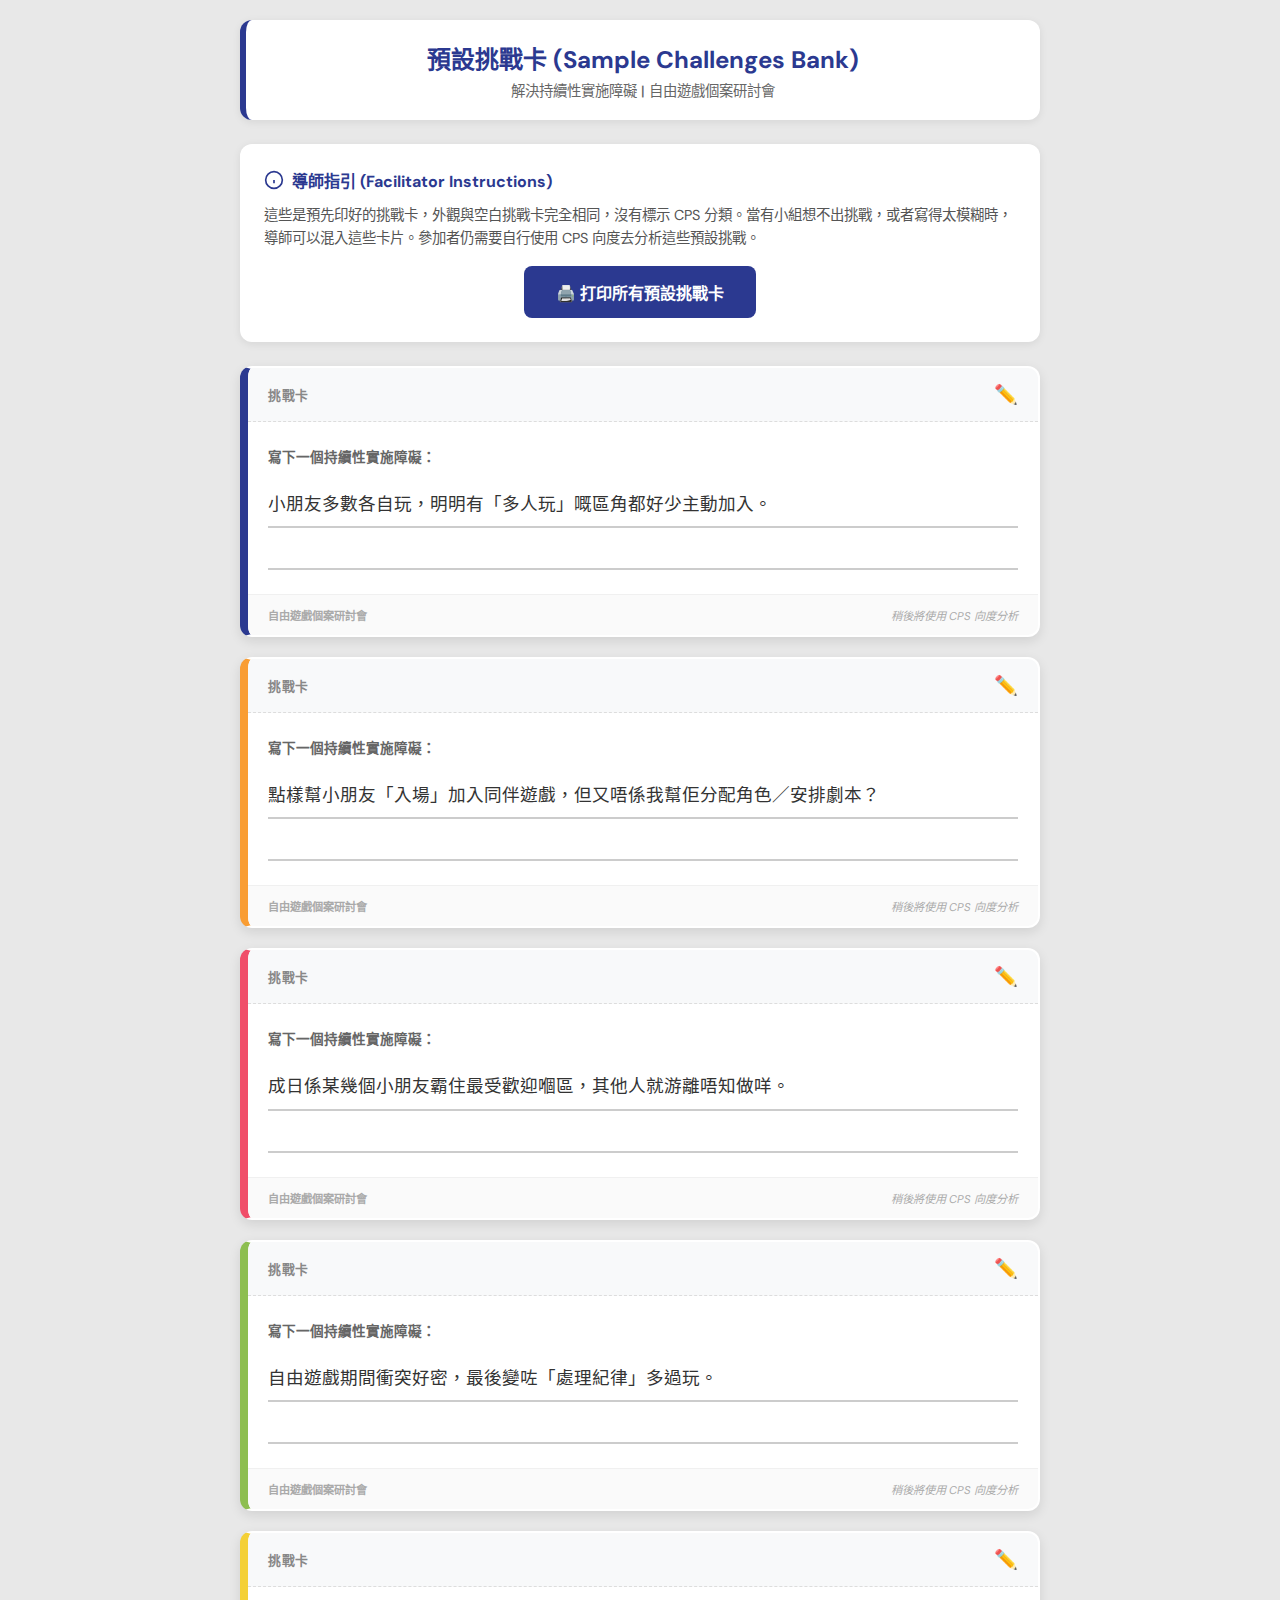
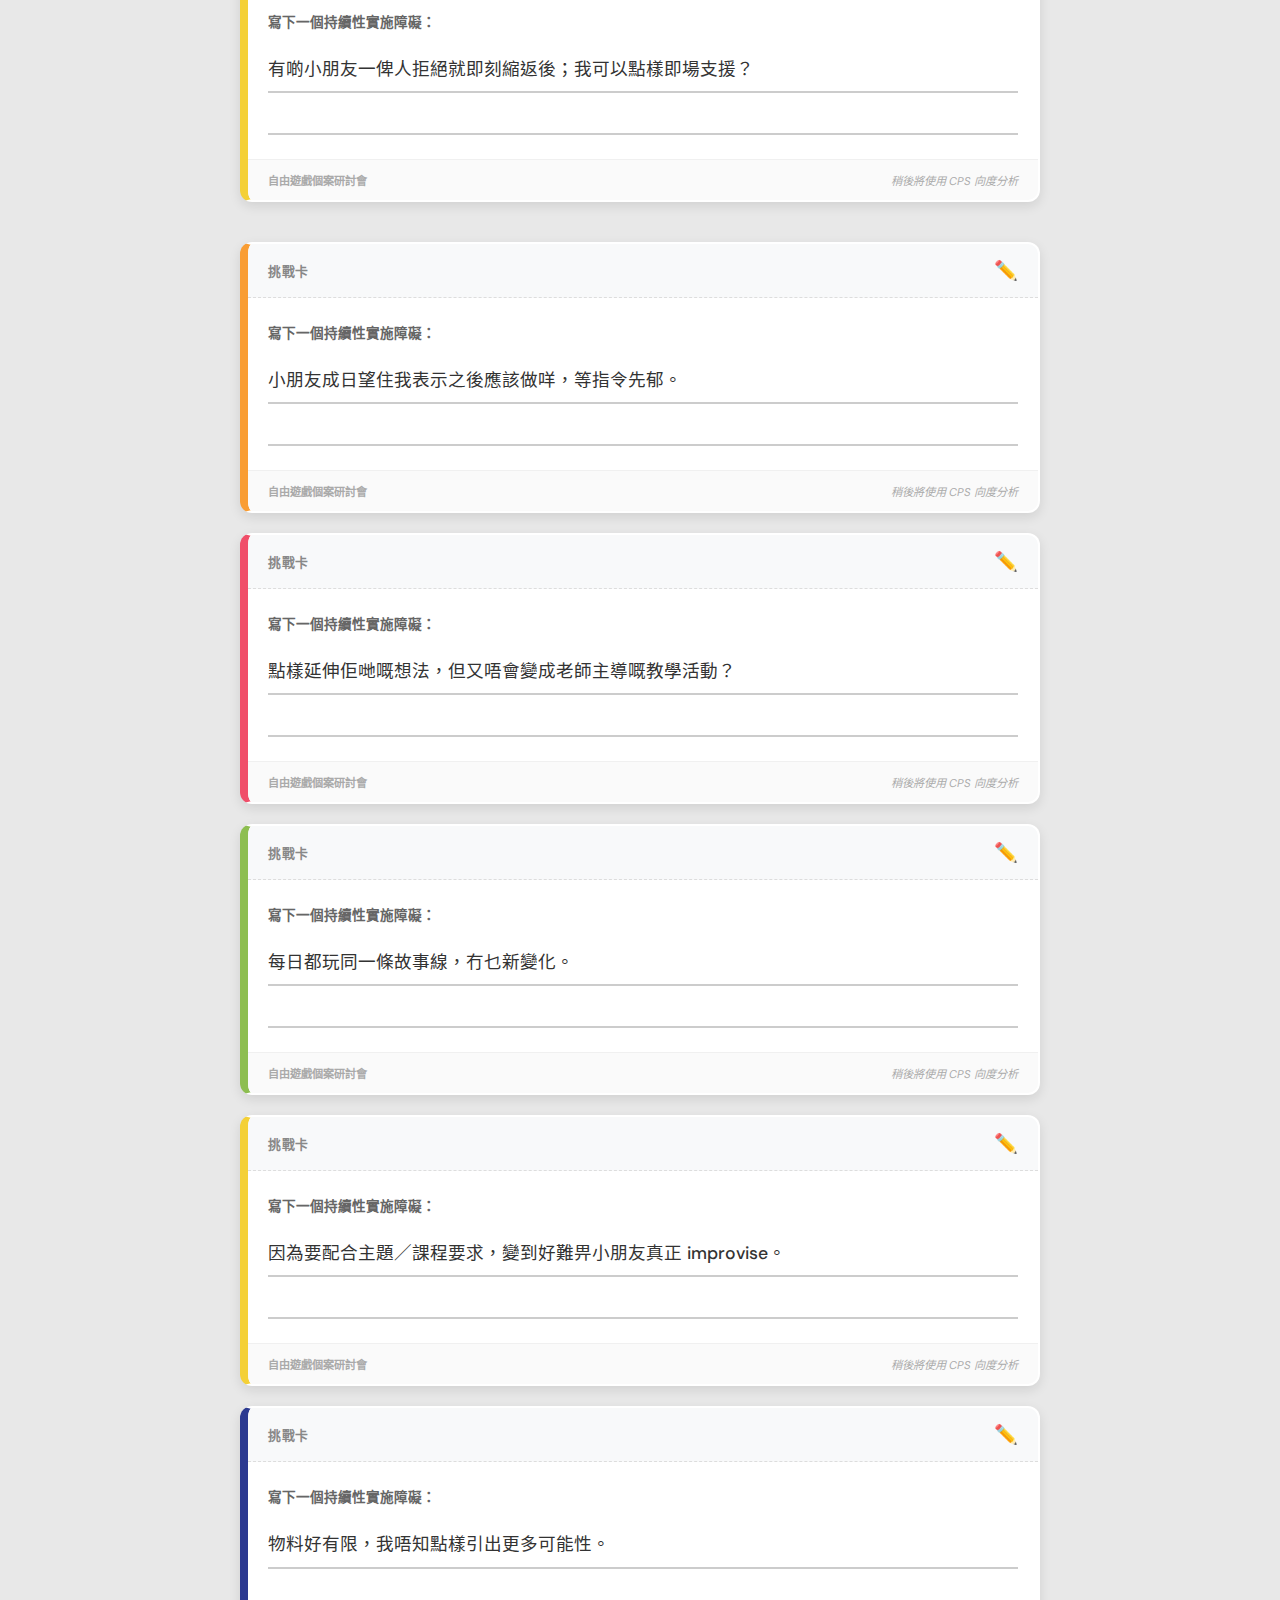
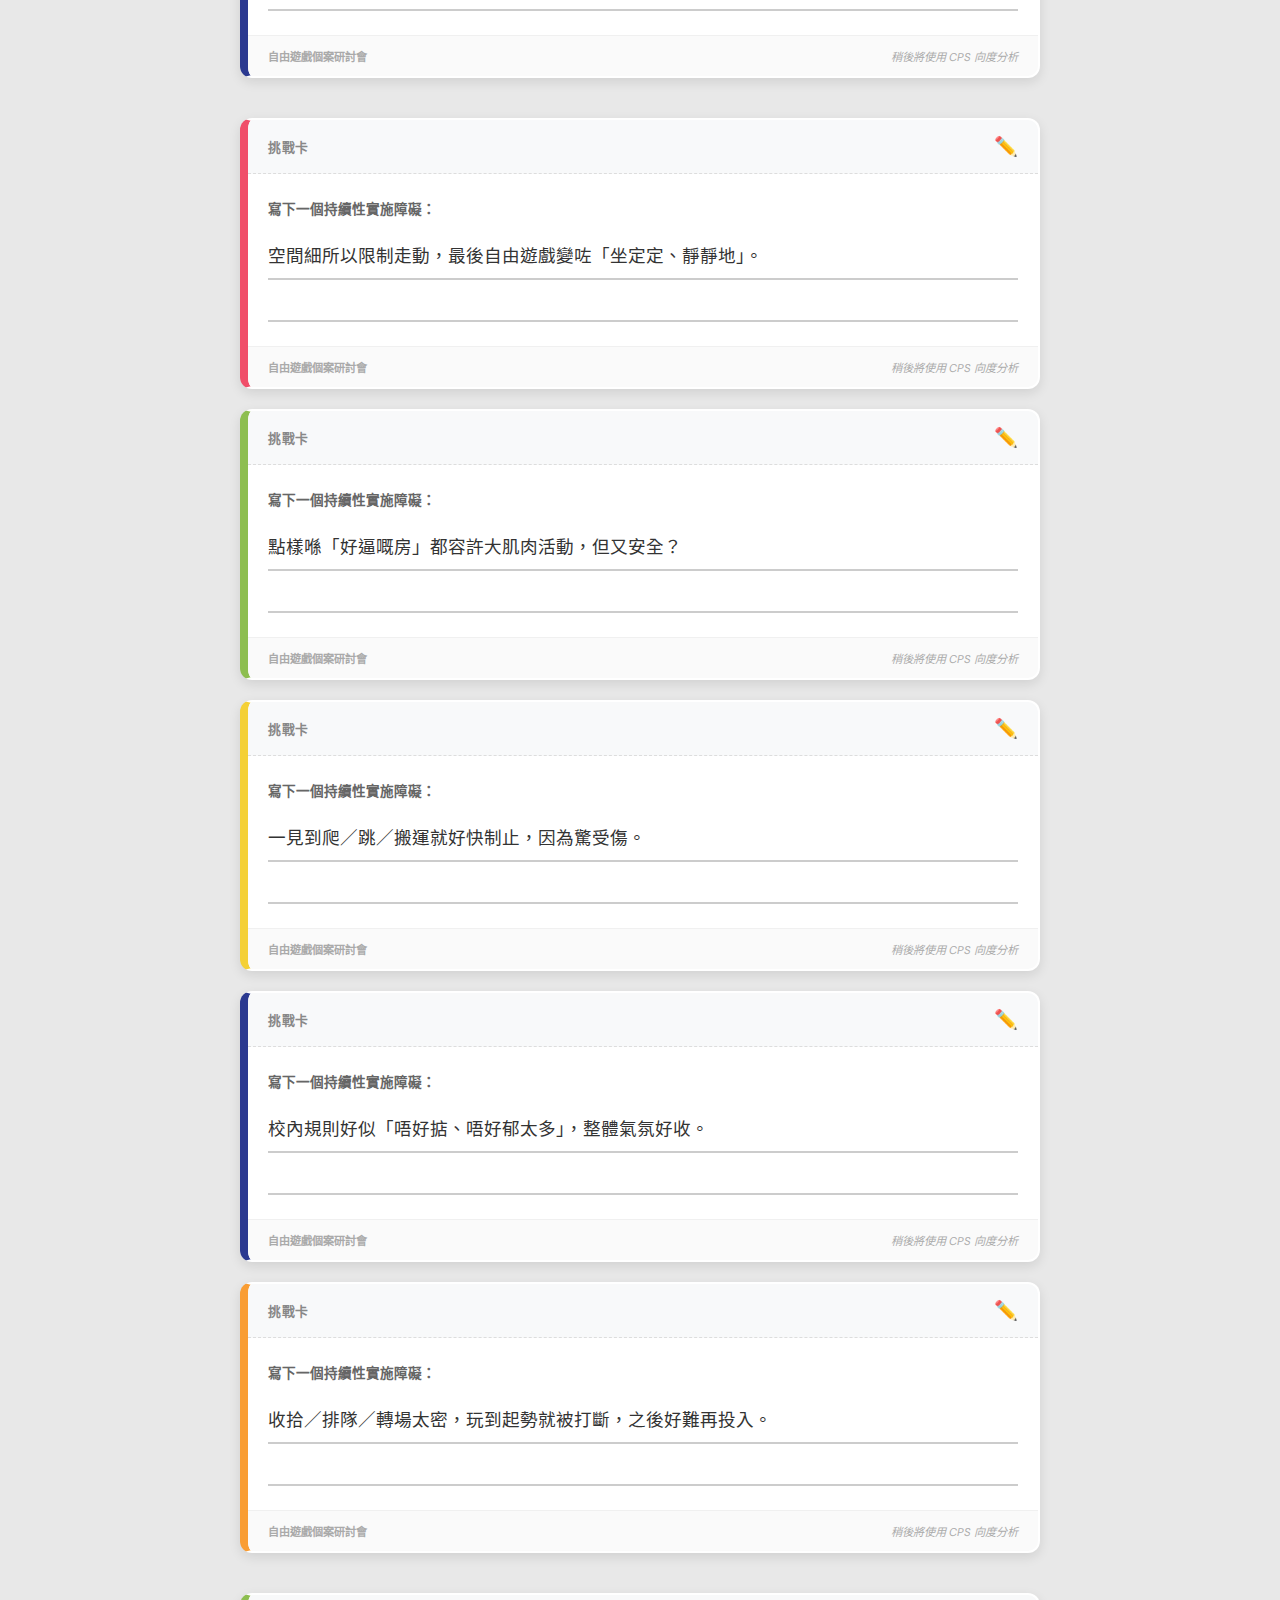
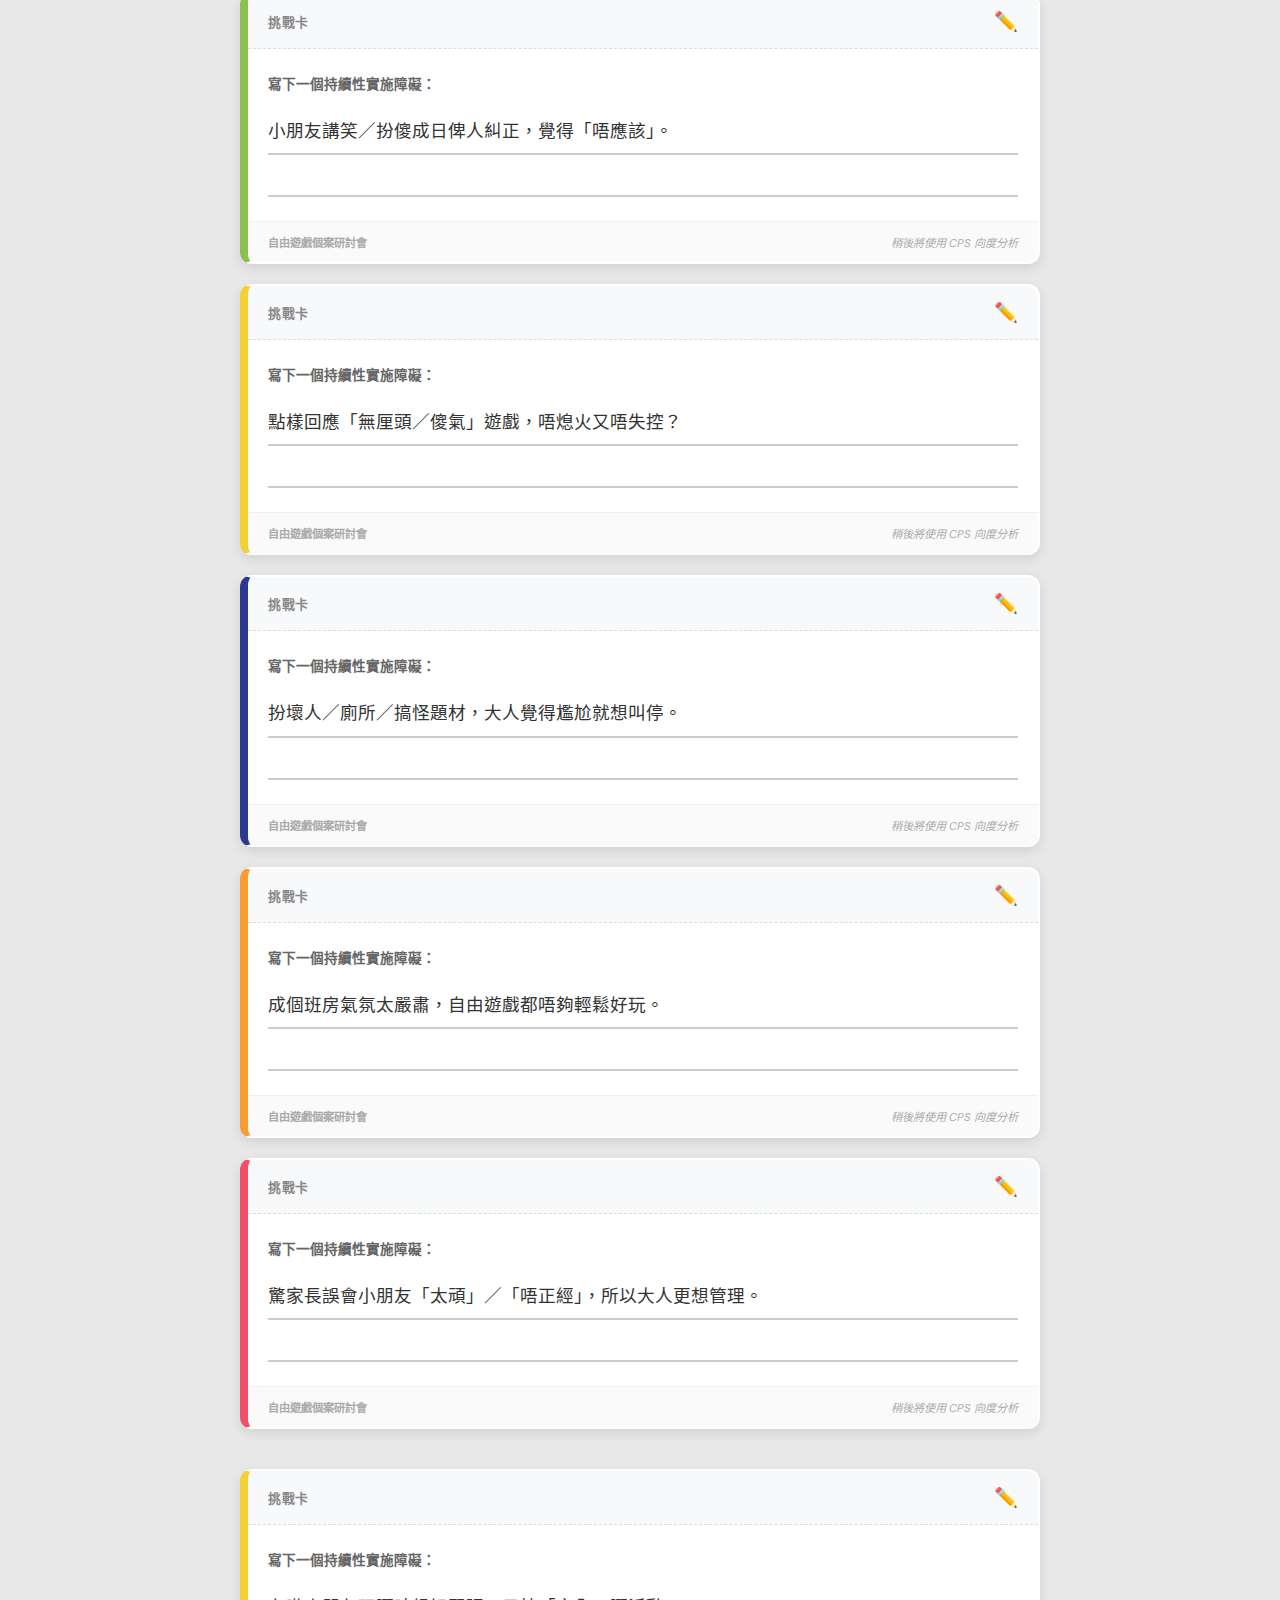
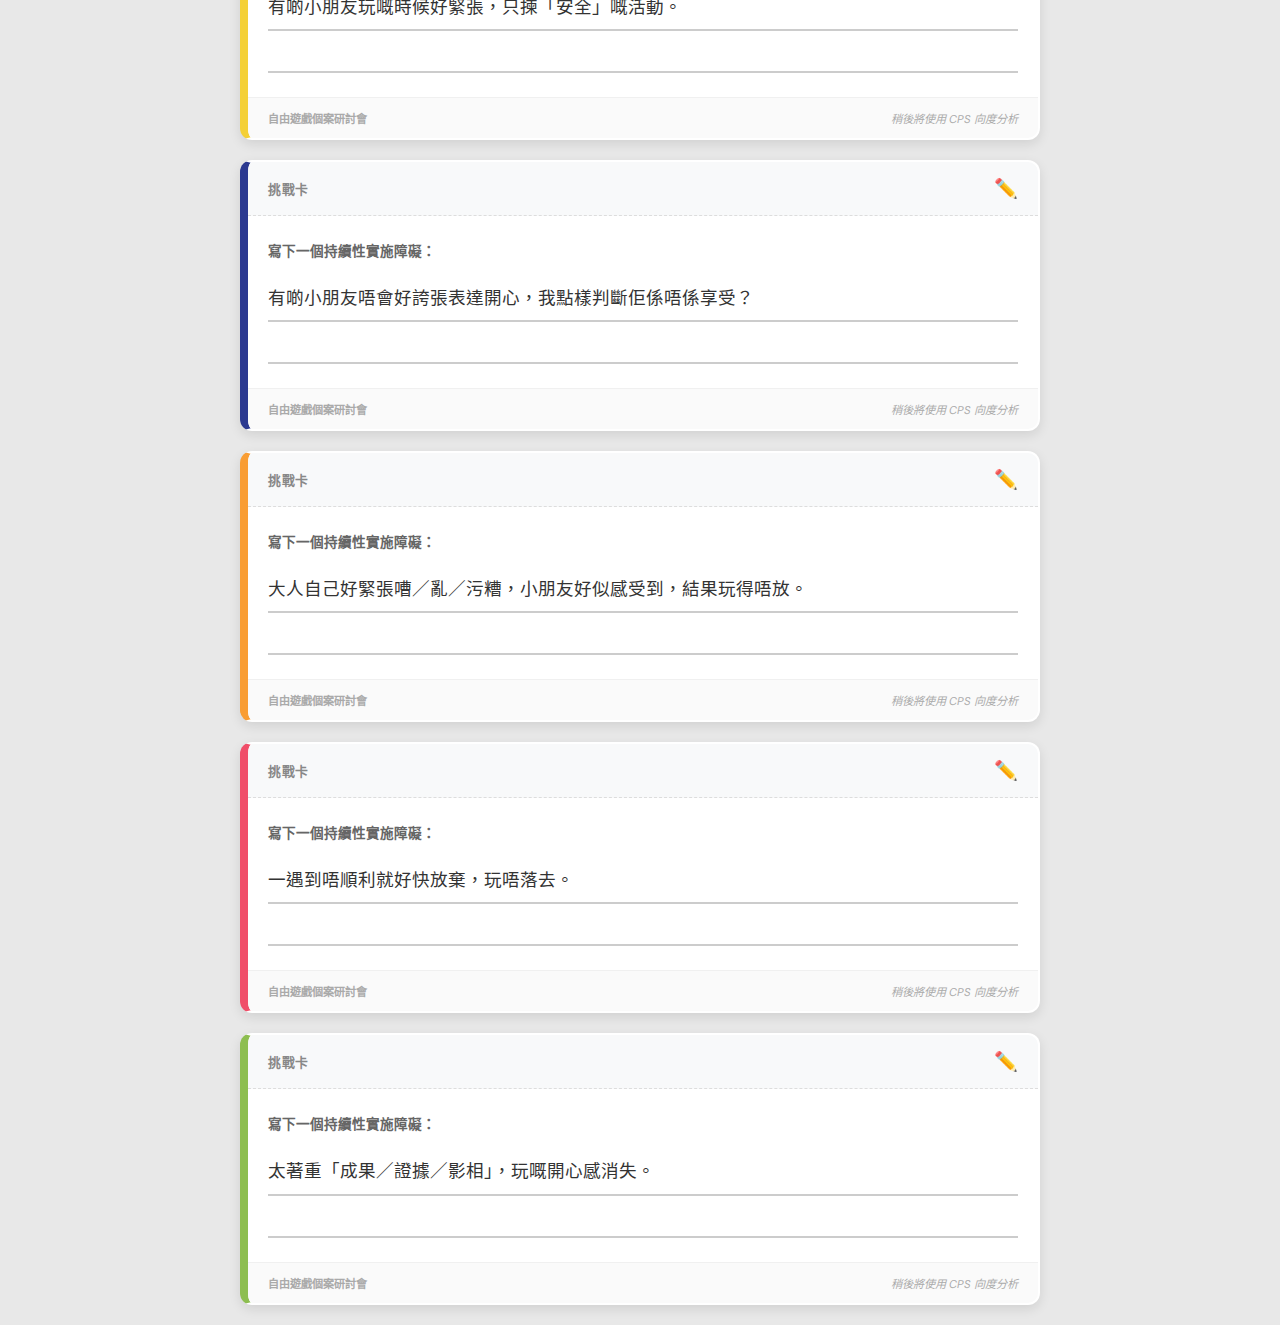
<file: pages/activity1_sample_slips.html>
<!DOCTYPE html>
<html lang="zh-HK">
<head>
    <meta charset="UTF-8">
    <meta name="viewport" content="width=device-width, initial-scale=1.0">
    <title>活動 1 - 預設挑戰卡 (Sample Challenges Slip Bank)</title>
    <link href="https://fonts.googleapis.com/css2?family=DM+Sans:wght@400;500;600;700&display=swap" rel="stylesheet">
    <style>
        * {
            margin: 0;
            padding: 0;
            box-sizing: border-box;
        }
        
        :root {
            /* Brand Colors from Pantone guidelines */
            --navy-blue: #2b3990;
            --orange: #f99d33;
            --pink-red: #f04e69;
            --lime-green: #8dbe50;
            --yellow: #f4d036;
            --dark-text: #1a1a2e;
            --light-bg: #fafafa;
        }
        
        body {
            font-family: 'DM Sans', sans-serif !important;
            background: #e8e8e8 !important;
            padding: 20px !important;
            min-height: 100vh !important;
        }
        
        .page-header {
            text-align: center;
            margin-bottom: 24px !important;
            padding: 20px !important;
            background: white !important;
            border-radius: 12px !important;
            box-shadow: 0 2px 8px rgba(0,0,0,0.08) !important;
            border-left: 6px solid var(--navy-blue) !important;
            max-width: 800px;
            margin-left: auto;
            margin-right: auto;
        }
        
        .page-header h1 {
            font-size: 1.5rem !important;
            font-weight: 700 !important;
            color: var(--navy-blue) !important;
            margin-bottom: 4px !important;
        }
        
        .page-header p {
            font-size: 0.9rem !important;
            color: #666 !important;
            font-weight: 500 !important;
        }
        
        /* Single column layout - one slip per row */
        .slips-container {
            display: flex;
            flex-direction: column;
            gap: 20px;
            max-width: 800px;
            margin: 0 auto;
            page-break-inside: auto;
        }
        
        .challenge-slip {
            background: white !important;
            border-radius: 12px !important;
            padding: 0 !important;
            box-shadow: 0 4px 12px rgba(0,0,0,0.1) !important;
            border: 2px solid transparent !important;
            transition: all 0.2s ease;
            overflow: hidden;
            display: flex;
            flex-direction: column;
            page-break-inside: avoid;
        }
        
        /* Rotating colors to match blank slips format */
        .challenge-slip:nth-child(5n+1) { border-left: 8px solid var(--navy-blue) !important; }
        .challenge-slip:nth-child(5n+2) { border-left: 8px solid var(--orange) !important; }
        .challenge-slip:nth-child(5n+3) { border-left: 8px solid var(--pink-red) !important; }
        .challenge-slip:nth-child(5n+4) { border-left: 8px solid var(--lime-green) !important; }
        .challenge-slip:nth-child(5n+5) { border-left: 8px solid var(--yellow) !important; }
        
        .slip-header {
            display: flex;
            align-items: center;
            justify-content: space-between;
            padding: 14px 20px !important;
            background: #f8f9fa !important;
            border-bottom: 1px dashed #ddd !important;
        }
        
        .slip-number {
            font-size: 0.8rem !important;
            font-weight: 700 !important;
            color: #888 !important;
            text-transform: uppercase !important;
            letter-spacing: 0.5px !important;
        }
        
        .slip-icon {
            font-size: 1.2rem !important;
        }
        
        .challenge-slip:nth-child(5n+1) .slip-icon { color: var(--navy-blue) !important; }
        .challenge-slip:nth-child(5n+2) .slip-icon { color: var(--orange) !important; }
        .challenge-slip:nth-child(5n+3) .slip-icon { color: var(--pink-red) !important; }
        .challenge-slip:nth-child(5n+4) .slip-icon { color: var(--lime-green) !important; }
        .challenge-slip:nth-child(5n+5) .slip-icon { color: var(--yellow) !important; }
        
        .slip-content {
            flex: 1;
            padding: 24px 20px !important;
            display: flex;
            flex-direction: column;
            min-height: 140px !important;
        }
        
        .slip-label {
            font-size: 0.85rem !important;
            font-weight: 600 !important;
            color: #666 !important;
            margin-bottom: 24px !important;
        }
        
        .challenge-text {
            font-size: 1.1rem !important;
            color: #333 !important;
            font-weight: 500 !important;
            line-height: 1.6 !important;
            border-bottom: 2px solid #ccc !important;
            padding-bottom: 8px !important;
            margin-bottom: 40px !important;
        }
        
        /* Empty second line */
        .write-line {
            border-bottom: 2px solid #ccc !important;
            width: 100%;
        }
        
        .slip-footer {
            display: flex;
            align-items: center;
            justify-content: space-between;
            padding: 12px 20px !important;
            background: #fafafa !important;
            border-top: 1px solid #f0f0f0 !important;
            font-size: 0.7rem !important;
            color: #aaa !important;
        }
        
        .brand-mark {
            font-weight: 700 !important;
        }
        
        .cps-hint {
            font-style: italic !important;
        }
        
        /* Print styles */
        @media print {
            body {
                background: white !important;
                padding: 0 !important;
            }
            
            .page-header {
                box-shadow: none !important;
                border: 2px solid var(--navy-blue) !important;
                margin-bottom: 16px !important;
            }
            
            .challenge-slip {
                box-shadow: none !important;
                border: 2px solid #ddd !important;
                break-inside: avoid;
            }
            
            .no-print {
                display: none !important;
            }
            
            .page-break-after {
                page-break-after: always;
            }
        }
        
        /* Instructions panel */
        .instructions {
            background: white !important;
            border-radius: 12px !important;
            padding: 24px !important;
            margin-bottom: 24px !important;
            box-shadow: 0 2px 8px rgba(0,0,0,0.08) !important;
            max-width: 800px;
            margin-left: auto;
            margin-right: auto;
        }
        
        .instructions h2 {
            font-size: 1rem !important;
            font-weight: 700 !important;
            color: var(--navy-blue) !important;
            margin-bottom: 12px !important;
            display: flex;
            align-items: center;
            gap: 8px;
        }
        
        .instructions p {
            color: #555 !important;
            font-size: 0.9rem !important;
            line-height: 1.6 !important;
            margin-bottom: 16px !important;
        }
        
        .print-btn {
            display: block;
            margin: 0 auto !important;
            padding: 14px 32px !important;
            background: var(--navy-blue) !important;
            color: white !important;
            border: none !important;
            border-radius: 8px !important;
            font-family: 'DM Sans', sans-serif !important;
            font-size: 1rem !important;
            font-weight: 600 !important;
            cursor: pointer !important;
            transition: all 0.2s ease;
        }
        
        .print-btn:hover {
            background: #1e2870 !important;
            transform: translateY(-2px);
            box-shadow: 0 4px 12px rgba(43,57,144,0.3) !important;
        }
    </style>
</head>
<body>
    <div class="page-header">
        <h1>預設挑戰卡 (Sample Challenges Bank)</h1>
        <p>解決持續性實施障礙 | 自由遊戲個案研討會</p>
    </div>
    
    <div class="instructions no-print">
        <h2>
            <svg width="20" height="20" viewBox="0 0 24 24" fill="none" stroke="#2b3990" stroke-width="2" style="vertical-align: middle;">
                <circle cx="12" cy="12" r="10"></circle>
                <line x1="12" y1="16" x2="12" y2="12"></line>
                <line x1="12" y1="8" x2="12.01" y2="8"></line>
            </svg>
            導師指引 (Facilitator Instructions)
        </h2>
        <p>這些是預先印好的挑戰卡，外觀與空白挑戰卡完全相同，沒有標示 CPS 分類。當有小組想不出挑戰，或者寫得太模糊時，導師可以混入這些卡片。參加者仍需要自行使用 CPS 向度去分析這些預設挑戰。</p>
        <button class="print-btn" onclick="window.print()">
            🖨️ 打印所有預設挑戰卡
        </button>
    </div>
    
    <div class="slips-container">
        <!-- Social Spontaneity (Without labels) -->
        <div class="challenge-slip">
            <div class="slip-header">
                <span class="slip-number">挑戰卡</span>
                <span class="slip-icon">✏️</span>
            </div>
            <div class="slip-content">
                <span class="slip-label">寫下一個持續性實施障礙：</span>
                <div class="challenge-text">小朋友多數各自玩，明明有「多人玩」嘅區角都好少主動加入。</div>
                <div class="write-line"></div>
            </div>
            <div class="slip-footer">
                <span class="brand-mark">自由遊戲個案研討會</span>
                <span class="cps-hint">稍後將使用 CPS 向度分析</span>
            </div>
        </div>
        
        <div class="challenge-slip">
            <div class="slip-header">
                <span class="slip-number">挑戰卡</span>
                <span class="slip-icon">✏️</span>
            </div>
            <div class="slip-content">
                <span class="slip-label">寫下一個持續性實施障礙：</span>
                <div class="challenge-text">點樣幫小朋友「入場」加入同伴遊戲，但又唔係我幫佢分配角色／安排劇本？</div>
                <div class="write-line"></div>
            </div>
            <div class="slip-footer">
                <span class="brand-mark">自由遊戲個案研討會</span>
                <span class="cps-hint">稍後將使用 CPS 向度分析</span>
            </div>
        </div>
        
        <div class="challenge-slip">
            <div class="slip-header">
                <span class="slip-number">挑戰卡</span>
                <span class="slip-icon">✏️</span>
            </div>
            <div class="slip-content">
                <span class="slip-label">寫下一個持續性實施障礙：</span>
                <div class="challenge-text">成日係某幾個小朋友霸住最受歡迎嗰區，其他人就游離唔知做咩。</div>
                <div class="write-line"></div>
            </div>
            <div class="slip-footer">
                <span class="brand-mark">自由遊戲個案研討會</span>
                <span class="cps-hint">稍後將使用 CPS 向度分析</span>
            </div>
        </div>
        
        <div class="challenge-slip">
            <div class="slip-header">
                <span class="slip-number">挑戰卡</span>
                <span class="slip-icon">✏️</span>
            </div>
            <div class="slip-content">
                <span class="slip-label">寫下一個持續性實施障礙：</span>
                <div class="challenge-text">自由遊戲期間衝突好密，最後變咗「處理紀律」多過玩。</div>
                <div class="write-line"></div>
            </div>
            <div class="slip-footer">
                <span class="brand-mark">自由遊戲個案研討會</span>
                <span class="cps-hint">稍後將使用 CPS 向度分析</span>
            </div>
        </div>
        
        <div class="challenge-slip">
            <div class="slip-header">
                <span class="slip-number">挑戰卡</span>
                <span class="slip-icon">✏️</span>
            </div>
            <div class="slip-content">
                <span class="slip-label">寫下一個持續性實施障礙：</span>
                <div class="challenge-text">有啲小朋友一俾人拒絕就即刻縮返後；我可以點樣即場支援？</div>
                <div class="write-line"></div>
            </div>
            <div class="slip-footer">
                <span class="brand-mark">自由遊戲個案研討會</span>
                <span class="cps-hint">稍後將使用 CPS 向度分析</span>
            </div>
        </div>
        
        <div class="page-break-after"></div>
        
        <!-- Cognitive Spontaneity -->
        <div class="challenge-slip">
            <div class="slip-header">
                <span class="slip-number">挑戰卡</span>
                <span class="slip-icon">✏️</span>
            </div>
            <div class="slip-content">
                <span class="slip-label">寫下一個持續性實施障礙：</span>
                <div class="challenge-text">小朋友成日望住我表示之後應該做咩，等指令先郁。</div>
                <div class="write-line"></div>
            </div>
            <div class="slip-footer">
                <span class="brand-mark">自由遊戲個案研討會</span>
                <span class="cps-hint">稍後將使用 CPS 向度分析</span>
            </div>
        </div>
        
        <div class="challenge-slip">
            <div class="slip-header">
                <span class="slip-number">挑戰卡</span>
                <span class="slip-icon">✏️</span>
            </div>
            <div class="slip-content">
                <span class="slip-label">寫下一個持續性實施障礙：</span>
                <div class="challenge-text">點樣延伸佢哋嘅想法，但又唔會變成老師主導嘅教學活動？</div>
                <div class="write-line"></div>
            </div>
            <div class="slip-footer">
                <span class="brand-mark">自由遊戲個案研討會</span>
                <span class="cps-hint">稍後將使用 CPS 向度分析</span>
            </div>
        </div>
        
        <div class="challenge-slip">
            <div class="slip-header">
                <span class="slip-number">挑戰卡</span>
                <span class="slip-icon">✏️</span>
            </div>
            <div class="slip-content">
                <span class="slip-label">寫下一個持續性實施障礙：</span>
                <div class="challenge-text">每日都玩同一條故事線，冇乜新變化。</div>
                <div class="write-line"></div>
            </div>
            <div class="slip-footer">
                <span class="brand-mark">自由遊戲個案研討會</span>
                <span class="cps-hint">稍後將使用 CPS 向度分析</span>
            </div>
        </div>
        
        <div class="challenge-slip">
            <div class="slip-header">
                <span class="slip-number">挑戰卡</span>
                <span class="slip-icon">✏️</span>
            </div>
            <div class="slip-content">
                <span class="slip-label">寫下一個持續性實施障礙：</span>
                <div class="challenge-text">因為要配合主題／課程要求，變到好難畀小朋友真正 improvise。</div>
                <div class="write-line"></div>
            </div>
            <div class="slip-footer">
                <span class="brand-mark">自由遊戲個案研討會</span>
                <span class="cps-hint">稍後將使用 CPS 向度分析</span>
            </div>
        </div>
        
        <div class="challenge-slip">
            <div class="slip-header">
                <span class="slip-number">挑戰卡</span>
                <span class="slip-icon">✏️</span>
            </div>
            <div class="slip-content">
                <span class="slip-label">寫下一個持續性實施障礙：</span>
                <div class="challenge-text">物料好有限，我唔知點樣引出更多可能性。</div>
                <div class="write-line"></div>
            </div>
            <div class="slip-footer">
                <span class="brand-mark">自由遊戲個案研討會</span>
                <span class="cps-hint">稍後將使用 CPS 向度分析</span>
            </div>
        </div>
        
        <div class="page-break-after"></div>
        
        <!-- Physical Spontaneity -->
        <div class="challenge-slip">
            <div class="slip-header">
                <span class="slip-number">挑戰卡</span>
                <span class="slip-icon">✏️</span>
            </div>
            <div class="slip-content">
                <span class="slip-label">寫下一個持續性實施障礙：</span>
                <div class="challenge-text">空間細所以限制走動，最後自由遊戲變咗「坐定定、靜靜地」。</div>
                <div class="write-line"></div>
            </div>
            <div class="slip-footer">
                <span class="brand-mark">自由遊戲個案研討會</span>
                <span class="cps-hint">稍後將使用 CPS 向度分析</span>
            </div>
        </div>
        
        <div class="challenge-slip">
            <div class="slip-header">
                <span class="slip-number">挑戰卡</span>
                <span class="slip-icon">✏️</span>
            </div>
            <div class="slip-content">
                <span class="slip-label">寫下一個持續性實施障礙：</span>
                <div class="challenge-text">點樣喺「好逼嘅房」都容許大肌肉活動，但又安全？</div>
                <div class="write-line"></div>
            </div>
            <div class="slip-footer">
                <span class="brand-mark">自由遊戲個案研討會</span>
                <span class="cps-hint">稍後將使用 CPS 向度分析</span>
            </div>
        </div>
        
        <div class="challenge-slip">
            <div class="slip-header">
                <span class="slip-number">挑戰卡</span>
                <span class="slip-icon">✏️</span>
            </div>
            <div class="slip-content">
                <span class="slip-label">寫下一個持續性實施障礙：</span>
                <div class="challenge-text">一見到爬／跳／搬運就好快制止，因為驚受傷。</div>
                <div class="write-line"></div>
            </div>
            <div class="slip-footer">
                <span class="brand-mark">自由遊戲個案研討會</span>
                <span class="cps-hint">稍後將使用 CPS 向度分析</span>
            </div>
        </div>
        
        <div class="challenge-slip">
            <div class="slip-header">
                <span class="slip-number">挑戰卡</span>
                <span class="slip-icon">✏️</span>
            </div>
            <div class="slip-content">
                <span class="slip-label">寫下一個持續性實施障礙：</span>
                <div class="challenge-text">校內規則好似「唔好掂、唔好郁太多」，整體氣氛好收。</div>
                <div class="write-line"></div>
            </div>
            <div class="slip-footer">
                <span class="brand-mark">自由遊戲個案研討會</span>
                <span class="cps-hint">稍後將使用 CPS 向度分析</span>
            </div>
        </div>
        
        <div class="challenge-slip">
            <div class="slip-header">
                <span class="slip-number">挑戰卡</span>
                <span class="slip-icon">✏️</span>
            </div>
            <div class="slip-content">
                <span class="slip-label">寫下一個持續性實施障礙：</span>
                <div class="challenge-text">收拾／排隊／轉場太密，玩到起勢就被打斷，之後好難再投入。</div>
                <div class="write-line"></div>
            </div>
            <div class="slip-footer">
                <span class="brand-mark">自由遊戲個案研討會</span>
                <span class="cps-hint">稍後將使用 CPS 向度分析</span>
            </div>
        </div>
        
        <div class="page-break-after"></div>
        
        <!-- Sense of Humour -->
        <div class="challenge-slip">
            <div class="slip-header">
                <span class="slip-number">挑戰卡</span>
                <span class="slip-icon">✏️</span>
            </div>
            <div class="slip-content">
                <span class="slip-label">寫下一個持續性實施障礙：</span>
                <div class="challenge-text">小朋友講笑／扮傻成日俾人糾正，覺得「唔應該」。</div>
                <div class="write-line"></div>
            </div>
            <div class="slip-footer">
                <span class="brand-mark">自由遊戲個案研討會</span>
                <span class="cps-hint">稍後將使用 CPS 向度分析</span>
            </div>
        </div>
        
        <div class="challenge-slip">
            <div class="slip-header">
                <span class="slip-number">挑戰卡</span>
                <span class="slip-icon">✏️</span>
            </div>
            <div class="slip-content">
                <span class="slip-label">寫下一個持續性實施障礙：</span>
                <div class="challenge-text">點樣回應「無厘頭／傻氣」遊戲，唔熄火又唔失控？</div>
                <div class="write-line"></div>
            </div>
            <div class="slip-footer">
                <span class="brand-mark">自由遊戲個案研討會</span>
                <span class="cps-hint">稍後將使用 CPS 向度分析</span>
            </div>
        </div>
        
        <div class="challenge-slip">
            <div class="slip-header">
                <span class="slip-number">挑戰卡</span>
                <span class="slip-icon">✏️</span>
            </div>
            <div class="slip-content">
                <span class="slip-label">寫下一個持續性實施障礙：</span>
                <div class="challenge-text">扮壞人／廁所／搞怪題材，大人覺得尷尬就想叫停。</div>
                <div class="write-line"></div>
            </div>
            <div class="slip-footer">
                <span class="brand-mark">自由遊戲個案研討會</span>
                <span class="cps-hint">稍後將使用 CPS 向度分析</span>
            </div>
        </div>
        
        <div class="challenge-slip">
            <div class="slip-header">
                <span class="slip-number">挑戰卡</span>
                <span class="slip-icon">✏️</span>
            </div>
            <div class="slip-content">
                <span class="slip-label">寫下一個持續性實施障礙：</span>
                <div class="challenge-text">成個班房氣氛太嚴肅，自由遊戲都唔夠輕鬆好玩。</div>
                <div class="write-line"></div>
            </div>
            <div class="slip-footer">
                <span class="brand-mark">自由遊戲個案研討會</span>
                <span class="cps-hint">稍後將使用 CPS 向度分析</span>
            </div>
        </div>
        
        <div class="challenge-slip">
            <div class="slip-header">
                <span class="slip-number">挑戰卡</span>
                <span class="slip-icon">✏️</span>
            </div>
            <div class="slip-content">
                <span class="slip-label">寫下一個持續性實施障礙：</span>
                <div class="challenge-text">驚家長誤會小朋友「太頑」／「唔正經」，所以大人更想管理。</div>
                <div class="write-line"></div>
            </div>
            <div class="slip-footer">
                <span class="brand-mark">自由遊戲個案研討會</span>
                <span class="cps-hint">稍後將使用 CPS 向度分析</span>
            </div>
        </div>
        
        <div class="page-break-after"></div>
        
        <!-- Manifest Joy -->
        <div class="challenge-slip">
            <div class="slip-header">
                <span class="slip-number">挑戰卡</span>
                <span class="slip-icon">✏️</span>
            </div>
            <div class="slip-content">
                <span class="slip-label">寫下一個持續性實施障礙：</span>
                <div class="challenge-text">有啲小朋友玩嘅時候好緊張，只揀「安全」嘅活動。</div>
                <div class="write-line"></div>
            </div>
            <div class="slip-footer">
                <span class="brand-mark">自由遊戲個案研討會</span>
                <span class="cps-hint">稍後將使用 CPS 向度分析</span>
            </div>
        </div>
        
        <div class="challenge-slip">
            <div class="slip-header">
                <span class="slip-number">挑戰卡</span>
                <span class="slip-icon">✏️</span>
            </div>
            <div class="slip-content">
                <span class="slip-label">寫下一個持續性實施障礙：</span>
                <div class="challenge-text">有啲小朋友唔會好誇張表達開心，我點樣判斷佢係唔係享受？</div>
                <div class="write-line"></div>
            </div>
            <div class="slip-footer">
                <span class="brand-mark">自由遊戲個案研討會</span>
                <span class="cps-hint">稍後將使用 CPS 向度分析</span>
            </div>
        </div>
        
        <div class="challenge-slip">
            <div class="slip-header">
                <span class="slip-number">挑戰卡</span>
                <span class="slip-icon">✏️</span>
            </div>
            <div class="slip-content">
                <span class="slip-label">寫下一個持續性實施障礙：</span>
                <div class="challenge-text">大人自己好緊張嘈／亂／污糟，小朋友好似感受到，結果玩得唔放。</div>
                <div class="write-line"></div>
            </div>
            <div class="slip-footer">
                <span class="brand-mark">自由遊戲個案研討會</span>
                <span class="cps-hint">稍後將使用 CPS 向度分析</span>
            </div>
        </div>
        
        <div class="challenge-slip">
            <div class="slip-header">
                <span class="slip-number">挑戰卡</span>
                <span class="slip-icon">✏️</span>
            </div>
            <div class="slip-content">
                <span class="slip-label">寫下一個持續性實施障礙：</span>
                <div class="challenge-text">一遇到唔順利就好快放棄，玩唔落去。</div>
                <div class="write-line"></div>
            </div>
            <div class="slip-footer">
                <span class="brand-mark">自由遊戲個案研討會</span>
                <span class="cps-hint">稍後將使用 CPS 向度分析</span>
            </div>
        </div>
        
        <div class="challenge-slip">
            <div class="slip-header">
                <span class="slip-number">挑戰卡</span>
                <span class="slip-icon">✏️</span>
            </div>
            <div class="slip-content">
                <span class="slip-label">寫下一個持續性實施障礙：</span>
                <div class="challenge-text">太著重「成果／證據／影相」，玩嘅開心感消失。</div>
                <div class="write-line"></div>
            </div>
            <div class="slip-footer">
                <span class="brand-mark">自由遊戲個案研討會</span>
                <span class="cps-hint">稍後將使用 CPS 向度分析</span>
            </div>
        </div>
        
    </div>
</body>
</html>
</file>
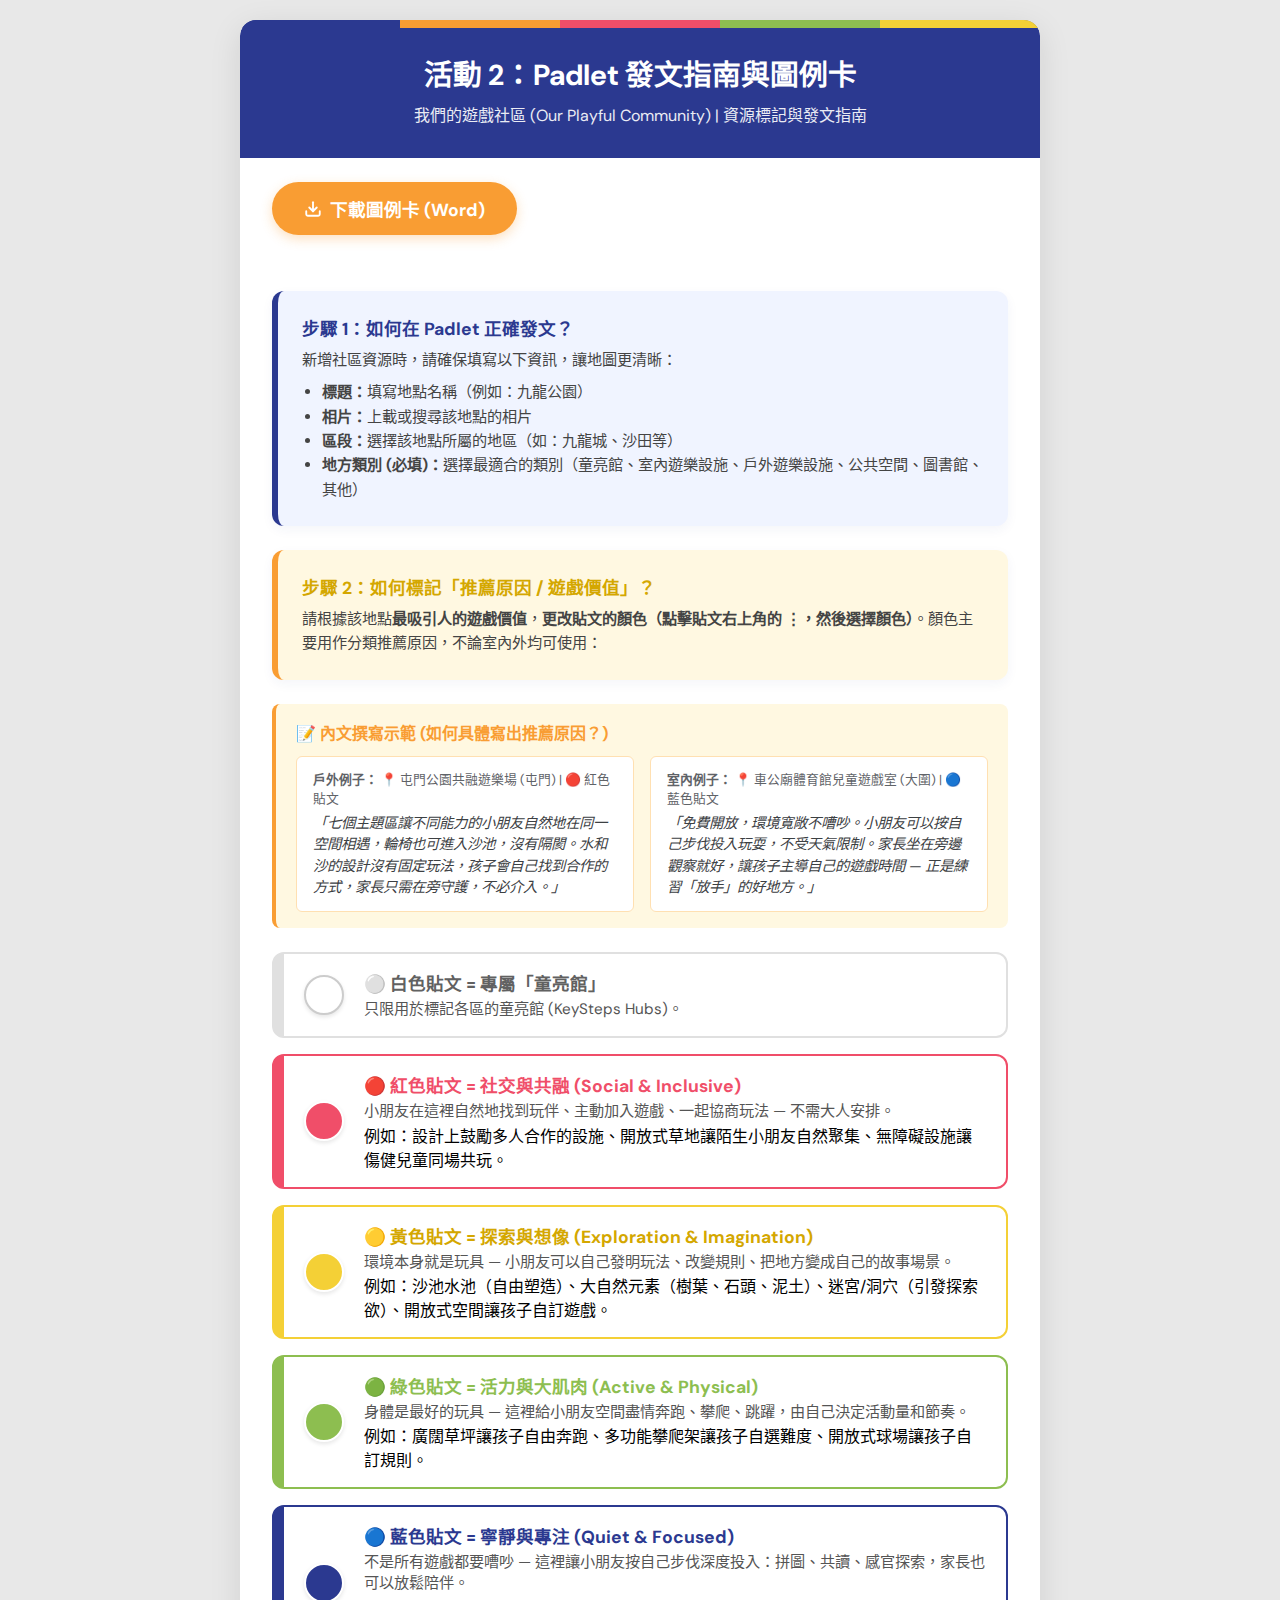
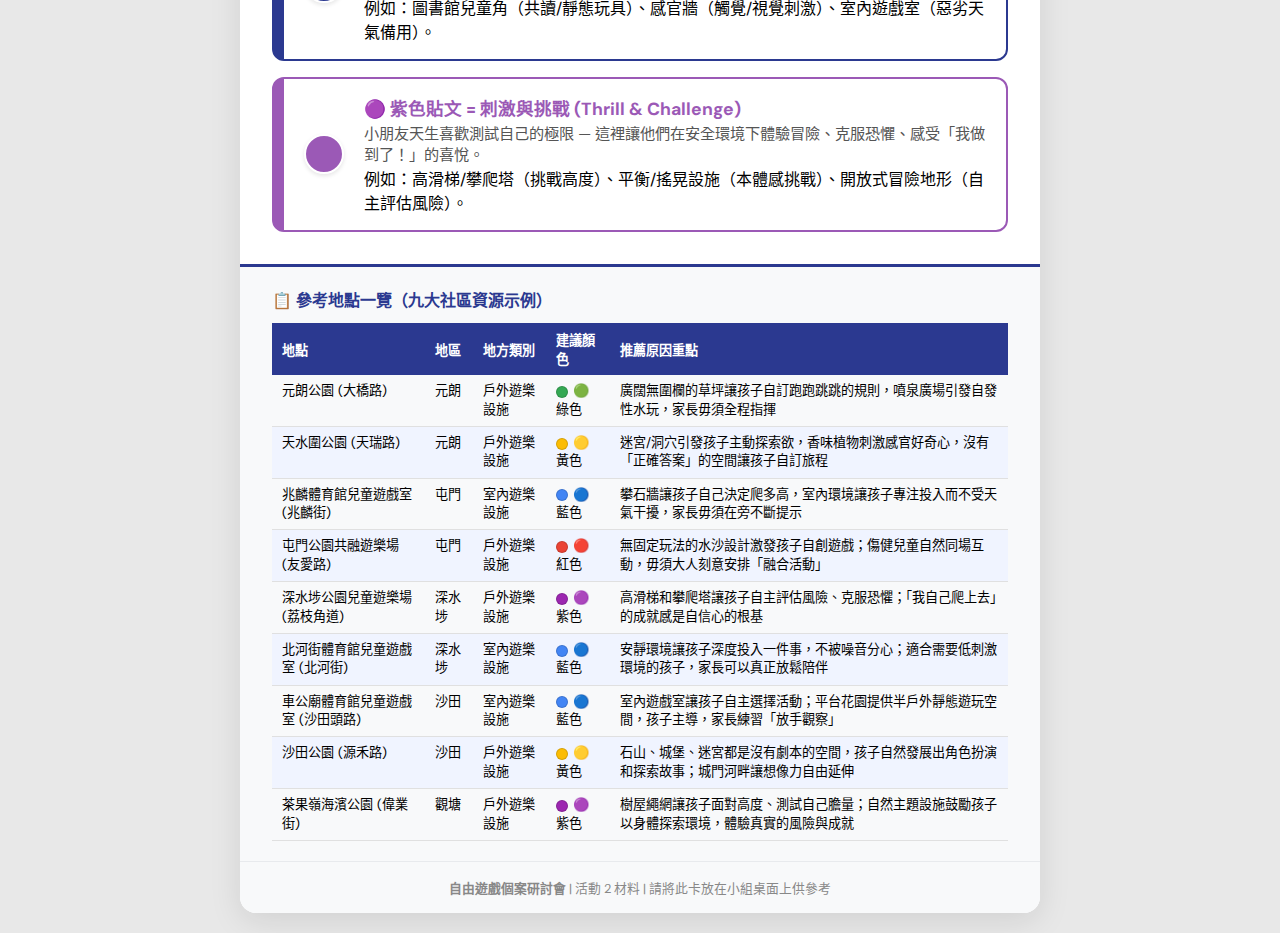
<file: pages/activity2_legend_sheet.html>
<!DOCTYPE html>
<html lang="zh-HK">
<head>
    <meta charset="UTF-8">
    <meta name="viewport" content="width=device-width, initial-scale=1.0">
    <title>活動 2 - Padlet 發文指南與圖例卡</title>
    <link href="https://fonts.googleapis.com/css2?family=DM+Sans:wght@400;500;600;700&display=swap" rel="stylesheet">
    <style>
        * {
            margin: 0;
            padding: 0;
            box-sizing: border-box;
        }
        
        :root {
            /* Brand Colors from Pantone guidelines */
            --navy-blue: #2b3990;
            --orange: #f99d33;
            --pink-red: #f04e69;
            --lime-green: #8dbe50;
            --yellow: #f4d036;
        }
        
        body {
            font-family: 'DM Sans', sans-serif !important;
            background: #e8e8e8 !important;
            padding: 20px !important;
            min-height: 100vh !important;
        }
        
        .page-container {
            max-width: 800px;
            margin: 0 auto;
            background: white !important;
            border-radius: 16px !important;
            box-shadow: 0 8px 32px rgba(0,0,0,0.1) !important;
            overflow: hidden;
        }
        
        .sheet-header {
            background: var(--navy-blue);
            color: white;
            padding: 32px 40px !important;
            text-align: center;
            position: relative;
            border-radius: 16px 16px 0 0 !important;
        }
        .sheet-header::before {
            content: '';
            position: absolute;
            top: 0;
            left: 0;
            right: 0;
            height: 8px;
            background: linear-gradient(90deg, 
                var(--navy-blue) 0%, var(--navy-blue) 20%,
                var(--orange) 20%, var(--orange) 40%,
                var(--pink-red) 40%, var(--pink-red) 60%,
                var(--lime-green) 60%, var(--lime-green) 80%,
                var(--yellow) 80%, var(--yellow) 100%
            ) !important;
        }
        
        .sheet-header h1 {
            font-size: 1.8rem !important;
            font-weight: 700 !important;
            margin-bottom: 8px !important;
        }
        
        .sheet-header p {
            font-size: 1rem !important;
            opacity: 0.9 !important;
        }
        
        .content-section {
            padding: 32px !important;
        }
        
        .instructions-box {
            background: #f0f4ff !important;
            border-radius: 12px !important;
            padding: 24px !important;
            margin-bottom: 24px !important;
            border-left: 6px solid var(--navy-blue) !important;
            box-shadow: 0 4px 12px rgba(43, 57, 144, 0.05) !important;
        }
        .instructions-box h3 {
            font-size: 1.1rem !important;
            color: var(--navy-blue) !important;
            margin-bottom: 8px !important;
            font-weight: 700 !important;
        }
        
        .instructions-box p {
            color: #444 !important;
            line-height: 1.6 !important;
            font-size: 0.95rem !important;
        }
        
        .legend-grid {
            display: grid;
            gap: 16px;
        }
        
        .legend-item {
            display: flex;
            align-items: center;
            background: white !important;
            border: 2px solid #e8eaed !important;
            border-radius: 12px !important;
            padding: 16px 20px !important;
            gap: 20px;
        }
        
        .legend-item.social { border-color: #f04e69 !important; border-left-width: 12px !important; }
        .legend-item.cognitive { border-color: #f4d036 !important; border-left-width: 12px !important; }
        .legend-item.physical { border-color: #8dbe50 !important; border-left-width: 12px !important; }
        .legend-item.quiet { border-color: #2b3990 !important; border-left-width: 12px !important; }
        .legend-item.thrill { border-color: #9b59b6 !important; border-left-width: 12px !important; }
        .legend-item.keysteps { border-color: #e0e0e0 !important; border-left-width: 12px !important; }
        
        .color-circle {
            width: 40px;
            height: 40px;
            border-radius: 50% !important;
            flex-shrink: 0;
            box-shadow: 0 2px 4px rgba(0,0,0,0.1) !important;
            border: 2px solid white !important;
        }
        
        .social .color-circle { background: #f04e69 !important; } /* Padlet Red */
        .cognitive .color-circle { background: #f4d036 !important; } /* Padlet Yellow */
        .physical .color-circle { background: #8dbe50 !important; } /* Padlet Green */
        .quiet .color-circle { background: #2b3990 !important; } /* Padlet Blue (closest brand color) */
        .thrill .color-circle { background: #9b59b6 !important; } /* Padlet Purple */
        .keysteps .color-circle { background: #ffffff !important; border: 2px solid #ccc !important; } /* Padlet White */
        
        .legend-details {
            flex: 1;
        }
        
        .legend-title {
            font-size: 1.1rem !important;
            font-weight: 700 !important;
            margin-bottom: 4px !important;
        }
        
        .social .legend-title { color: #f04e69 !important; }
        .cognitive .legend-title { color: #d4a700 !important; }
        .physical .legend-title { color: #8dbe50 !important; }
        .quiet .legend-title { color: #2b3990 !important; }
        .thrill .legend-title { color: #9b59b6 !important; }
        .keysteps .legend-title { color: #616161 !important; }
        
        .legend-desc {
            font-size: 0.95rem !important;
            color: #555 !important;
            line-height: 1.4 !important;
        }
        
        .examples-box {
            background: #fff8e1 !important;
            border-left: 4px solid #f99d33 !important;
            border-radius: 8px !important;
            padding: 16px 20px !important;
            margin-bottom: 24px !important;
        }
        
        .examples-box h4 {
            color: #f99d33 !important;
            margin-bottom: 12px !important;
            font-size: 1rem !important;
        }
        
        .example-grid {
            display: grid;
            grid-template-columns: 1fr 1fr;
            gap: 16px;
        }
        
        .example-card {
            background: white !important;
            padding: 12px 16px !important;
            border-radius: 6px !important;
            border: 1px solid #ffe0b2 !important;
        }
        
        .example-meta {
            font-size: 0.8rem !important;
            color: #5f6368 !important;
            margin-bottom: 6px !important;
        }
        
        .example-text {
            font-size: 0.9rem !important;
            color: #3c4043 !important;
            line-height: 1.5 !important;
            font-style: italic !important;
        }
        
        .footer {
            text-align: center;
            padding: 16px 32px !important;
            background: #f8f9fa !important;
            border-top: 1px solid #e8eaed !important;
            font-size: 0.8rem !important;
            color: #888 !important;
        }
        
        .print-btn {
            display: inline-flex;
            align-items: center;
            justify-content: center;
            margin: 0 auto 24px !important;
            padding: 14px 32px !important;
            background: var(--orange) !important;
            color: white !important;
            border: none !important;
            border-radius: 30px !important;
            font-family: 'DM Sans', sans-serif !important;
            font-size: 1.1rem !important;
            font-weight: 700 !important;
            cursor: pointer !important;
            box-shadow: 0 4px 12px rgba(249, 157, 51, 0.3) !important;
            transition: all 0.3s ease !important;
            text-decoration: none;
        }
        .print-btn:hover {
            transform: translateY(-3px) !important;
            box-shadow: 0 8px 24px rgba(249, 157, 51, 0.4) !important;
            background: var(--pink-red) !important;
        }
        
        .appendix-box {
            background: #f8f9fa !important;
            border-top: 3px solid var(--navy-blue) !important;
            padding: 20px 32px !important;
            margin-top: 0 !important;
        }
        
        .appendix-box h3 {
            color: var(--navy-blue) !important;
            font-size: 1rem !important;
            margin-bottom: 12px !important;
        }
        
        .ref-table {
            width: 100%;
            border-collapse: collapse;
            font-size: 0.82rem !important;
        }
        
        .ref-table th {
            background: var(--navy-blue) !important;
            color: white !important;
            padding: 7px 10px !important;
            text-align: left;
            font-weight: 600;
        }
        
        .ref-table td {
            padding: 7px 10px !important;
            border-bottom: 1px solid #e0e0e0 !important;
            vertical-align: top;
            line-height: 1.4;
        }
        
        .ref-table tr:nth-child(even) td {
            background: #f0f4ff !important;
        }
        
        .color-dot {
            display: inline-block;
            width: 12px;
            height: 12px;
            border-radius: 50%;
            margin-right: 5px;
            vertical-align: middle;
            border: 1px solid rgba(0,0,0,0.15);
        }
        .dot-red    { background: #ea4335; }
        .dot-yellow { background: #fbbc04; }
        .dot-green  { background: #34a853; }
        .dot-blue   { background: #4285f4; }
        .dot-purple { background: #9c27b0; }
        
        /* Print styles */
        @media print {
            body {
                background: white !important;
                padding: 0 !important;
            }
            
            .page-container {
                box-shadow: none !important;
                max-width: 100%;
                border-radius: 0 !important;
            }
            
            .no-print {
                display: none !important;
            }
            
            .legend-item {
                break-inside: avoid;
            }
        }
    </style>
</head>
<body>
    <div class="page-container">
        <header class="sheet-header">
            <h1>活動 2：Padlet 發文指南與圖例卡</h1>
            <p>我們的遊戲社區 (Our Playful Community) | 資源標記與發文指南</p>
        </header>
        
        <div style="padding: 24px 32px 0 32px;" class="no-print">
            <a href="../downloads/legend_sheet.docx" download="legend_sheet.docx" class="print-btn"><svg width="18" height="18" viewBox="0 0 24 24" fill="none" stroke="currentColor" stroke-width="2.5" stroke-linecap="round" stroke-linejoin="round" style="vertical-align:middle;margin-right:8px;"><path d="M21 15v4a2 2 0 0 1-2 2H5a2 2 0 0 1-2-2v-4"/><polyline points="7 10 12 15 17 10"/><line x1="12" y1="15" x2="12" y2="3"/></svg>下載圖例卡 (Word)</a>
        </div>
        
        <div class="content-section">
            <div class="instructions-box">
                <h3>步驟 1：如何在 Padlet 正確發文？</h3>
                <p>新增社區資源時，請確保填寫以下資訊，讓地圖更清晰：</p>
                <ul style="margin-top: 8px; padding-left: 20px; color: #444; font-size: 0.95rem; line-height: 1.6;">
                    <li><strong>標題：</strong>填寫地點名稱（例如：九龍公園）</li>
                    <li><strong>相片：</strong>上載或搜尋該地點的相片</li>
                    <li><strong>區段：</strong>選擇該地點所屬的地區（如：九龍城、沙田等）</li>
                    <li><strong>地方類別 (必填)：</strong>選擇最適合的類別（童亮館、室內遊樂設施、戶外遊樂設施、公共空間、圖書館、其他）</li>
                </ul>
            </div>
            
            <div class="instructions-box" style="background: #fff8e1 !important; border-left-color: var(--orange) !important;">
                <h3 style="color: #d4a700 !important;">步驟 2：如何標記「推薦原因 / 遊戲價值」？</h3>
                <p>請根據該地點<strong>最吸引人的遊戲價值</strong>，<strong>更改貼文的顏色（點擊貼文右上角的 ⋮，然後選擇顏色）</strong>。顏色主要用作分類推薦原因，不論室內外均可使用：</p>
            </div>
            
            <div class="examples-box">
                <h4>📝 內文撰寫示範 (如何具體寫出推薦原因？)</h4>
                <div class="example-grid">
                    <div class="example-card">
                        <div class="example-meta"><strong>戶外例子：</strong> 📍 屯門公園共融遊樂場 (屯門) | 🔴 紅色貼文</div>
                        <div class="example-text">「七個主題區讓不同能力的小朋友自然地在同一空間相遇，輪椅也可進入沙池，沒有隔閡。水和沙的設計沒有固定玩法，孩子會自己找到合作的方式，家長只需在旁守護，不必介入。」</div>
                    </div>
                    <div class="example-card">
                        <div class="example-meta"><strong>室內例子：</strong> 📍 車公廟體育館兒童遊戲室 (大圍) | 🔵 藍色貼文</div>
                        <div class="example-text">「免費開放，環境寬敞不嘈吵。小朋友可以按自己步伐投入玩耍，不受天氣限制。家長坐在旁邊觀察就好，讓孩子主導自己的遊戲時間 — 正是練習「放手」的好地方。」</div>
                    </div>
                </div>
            </div>
            
            <div class="legend-grid">
                <!-- KeySteps Hub -->
                <div class="legend-item keysteps">
                    <div class="color-circle"></div>
                    <div class="legend-details">
                        <div class="legend-title">⚪ 白色貼文 = 專屬「童亮館」</div>
                        <div class="legend-desc">只限用於標記各區的童亮館 (KeySteps Hubs)。</div>
                    </div>
                </div>

                <!-- Social Spontaneity -->
                <div class="legend-item social">
                    <div class="color-circle"></div>
                    <div class="legend-details">
                        <div class="legend-title">🔴 紅色貼文 = 社交與共融 (Social & Inclusive)</div>
                        <div class="legend-desc">小朋友在這裡自然地找到玩伴、主動加入遊戲、一起協商玩法 — 不需大人安排。</div>
                        <div class="legend-examples">例如：設計上鼓勵多人合作的設施、開放式草地讓陌生小朋友自然聚集、無障礙設施讓傷健兒童同場共玩。</div>
                    </div>
                </div>
                
                <!-- Cognitive Spontaneity -->
                <div class="legend-item cognitive">
                    <div class="color-circle"></div>
                    <div class="legend-details">
                        <div class="legend-title">🟡 黃色貼文 = 探索與想像 (Exploration & Imagination)</div>
                        <div class="legend-desc">環境本身就是玩具 — 小朋友可以自己發明玩法、改變規則、把地方變成自己的故事場景。</div>
                        <div class="legend-examples">例如：沙池水池（自由塑造）、大自然元素（樹葉、石頭、泥土）、迷宮/洞穴（引發探索欲）、開放式空間讓孩子自訂遊戲。</div>
                    </div>
                </div>
                
                <!-- Physical Spontaneity -->
                <div class="legend-item physical">
                    <div class="color-circle"></div>
                    <div class="legend-details">
                        <div class="legend-title">🟢 綠色貼文 = 活力與大肌肉 (Active & Physical)</div>
                        <div class="legend-desc">身體是最好的玩具 — 這裡給小朋友空間盡情奔跑、攀爬、跳躍，由自己決定活動量和節奏。</div>
                        <div class="legend-examples">例如：廣闊草坪讓孩子自由奔跑、多功能攀爬架讓孩子自選難度、開放式球場讓孩子自訂規則。</div>
                    </div>
                </div>
                
                <!-- Quiet / Sensory -->
                <div class="legend-item quiet">
                    <div class="color-circle"></div>
                    <div class="legend-details">
                        <div class="legend-title">🔵 藍色貼文 = 寧靜與專注 (Quiet & Focused)</div>
                        <div class="legend-desc">不是所有遊戲都要嘈吵 — 這裡讓小朋友按自己步伐深度投入：拼圖、共讀、感官探索，家長也可以放鬆陪伴。</div>
                        <div class="legend-examples">例如：圖書館兒童角（共讀/靜態玩具）、感官牆（觸覺/視覺刺激）、室內遊戲室（惡劣天氣備用）。</div>
                    </div>
                </div>
                
                <!-- Thrill / Joy -->
                <div class="legend-item thrill">
                    <div class="color-circle"></div> 
                    <div class="legend-details">
                        <div class="legend-title">🟣 紫色貼文 = 刺激與挑戰 (Thrill & Challenge)</div>
                        <div class="legend-desc">小朋友天生喜歡測試自己的極限 — 這裡讓他們在安全環境下體驗冒險、克服恐懼、感受「我做到了！」的喜悅。</div>
                        <div class="legend-examples">例如：高滑梯/攀爬塔（挑戰高度）、平衡/搖晃設施（本體感挑戰）、開放式冒險地形（自主評估風險）。</div>
                    </div>
                </div>
            </div>
        </div>
        
        <div class="appendix-box">
            <h3>📋 參考地點一覽（九大社區資源示例）</h3>
            <table class="ref-table">
                <thead>
                    <tr>
                        <th>地點</th>
                        <th>地區</th>
                        <th>地方類別</th>
                        <th>建議顏色</th>
                        <th>推薦原因重點</th>
                    </tr>
                </thead>
                <tbody>
                    <tr>
                        <td>元朗公園 (大橋路)</td>
                        <td>元朗</td>
                        <td>戶外遊樂設施</td>
                        <td><span class="color-dot dot-green"></span>🟢 綠色</td>
                        <td>廣闊無圍欄的草坪讓孩子自訂跑跑跳跳的規則，噴泉廣場引發自發性水玩，家長毋須全程指揮</td>
                    </tr>
                    <tr>
                        <td>天水圍公園 (天瑞路)</td>
                        <td>元朗</td>
                        <td>戶外遊樂設施</td>
                        <td><span class="color-dot dot-yellow"></span>🟡 黃色</td>
                        <td>迷宮/洞穴引發孩子主動探索欲，香味植物刺激感官好奇心，沒有「正確答案」的空間讓孩子自訂旅程</td>
                    </tr>
                    <tr>
                        <td>兆麟體育館兒童遊戲室 (兆麟街)</td>
                        <td>屯門</td>
                        <td>室內遊樂設施</td>
                        <td><span class="color-dot dot-blue"></span>🔵 藍色</td>
                        <td>攀石牆讓孩子自己決定爬多高，室內環境讓孩子專注投入而不受天氣干擾，家長毋須在旁不斷提示</td>
                    </tr>
                    <tr>
                        <td>屯門公園共融遊樂場 (友愛路)</td>
                        <td>屯門</td>
                        <td>戶外遊樂設施</td>
                        <td><span class="color-dot dot-red"></span>🔴 紅色</td>
                        <td>無固定玩法的水沙設計激發孩子自創遊戲；傷健兒童自然同場互動，毋須大人刻意安排「融合活動」</td>
                    </tr>
                    <tr>
                        <td>深水埗公園兒童遊樂場 (荔枝角道)</td>
                        <td>深水埗</td>
                        <td>戶外遊樂設施</td>
                        <td><span class="color-dot dot-purple"></span>🟣 紫色</td>
                        <td>高滑梯和攀爬塔讓孩子自主評估風險、克服恐懼；「我自己爬上去」的成就感是自信心的根基</td>
                    </tr>
                    <tr>
                        <td>北河街體育館兒童遊戲室 (北河街)</td>
                        <td>深水埗</td>
                        <td>室內遊樂設施</td>
                        <td><span class="color-dot dot-blue"></span>🔵 藍色</td>
                        <td>安靜環境讓孩子深度投入一件事，不被噪音分心；適合需要低刺激環境的孩子，家長可以真正放鬆陪伴</td>
                    </tr>
                    <tr>
                        <td>車公廟體育館兒童遊戲室 (沙田頭路)</td>
                        <td>沙田</td>
                        <td>室內遊樂設施</td>
                        <td><span class="color-dot dot-blue"></span>🔵 藍色</td>
                        <td>室內遊戲室讓孩子自主選擇活動；平台花園提供半戶外靜態遊玩空間，孩子主導，家長練習「放手觀察」</td>
                    </tr>
                    <tr>
                        <td>沙田公園 (源禾路)</td>
                        <td>沙田</td>
                        <td>戶外遊樂設施</td>
                        <td><span class="color-dot dot-yellow"></span>🟡 黃色</td>
                        <td>石山、城堡、迷宮都是沒有劇本的空間，孩子自然發展出角色扮演和探索故事；城門河畔讓想像力自由延伸</td>
                    </tr>
                    <tr>
                        <td>茶果嶺海濱公園 (偉業街)</td>
                        <td>觀塘</td>
                        <td>戶外遊樂設施</td>
                        <td><span class="color-dot dot-purple"></span>🟣 紫色</td>
                        <td>樹屋繩網讓孩子面對高度、測試自己膽量；自然主題設施鼓勵孩子以身體探索環境，體驗真實的風險與成就</td>
                    </tr>
                </tbody>
            </table>
        </div>
        
        <footer class="footer">
            <strong>自由遊戲個案研討會</strong> | 活動 2 材料 | 請將此卡放在小組桌面上供參考
        </footer>
    </div>
</body>
</html>
</file>
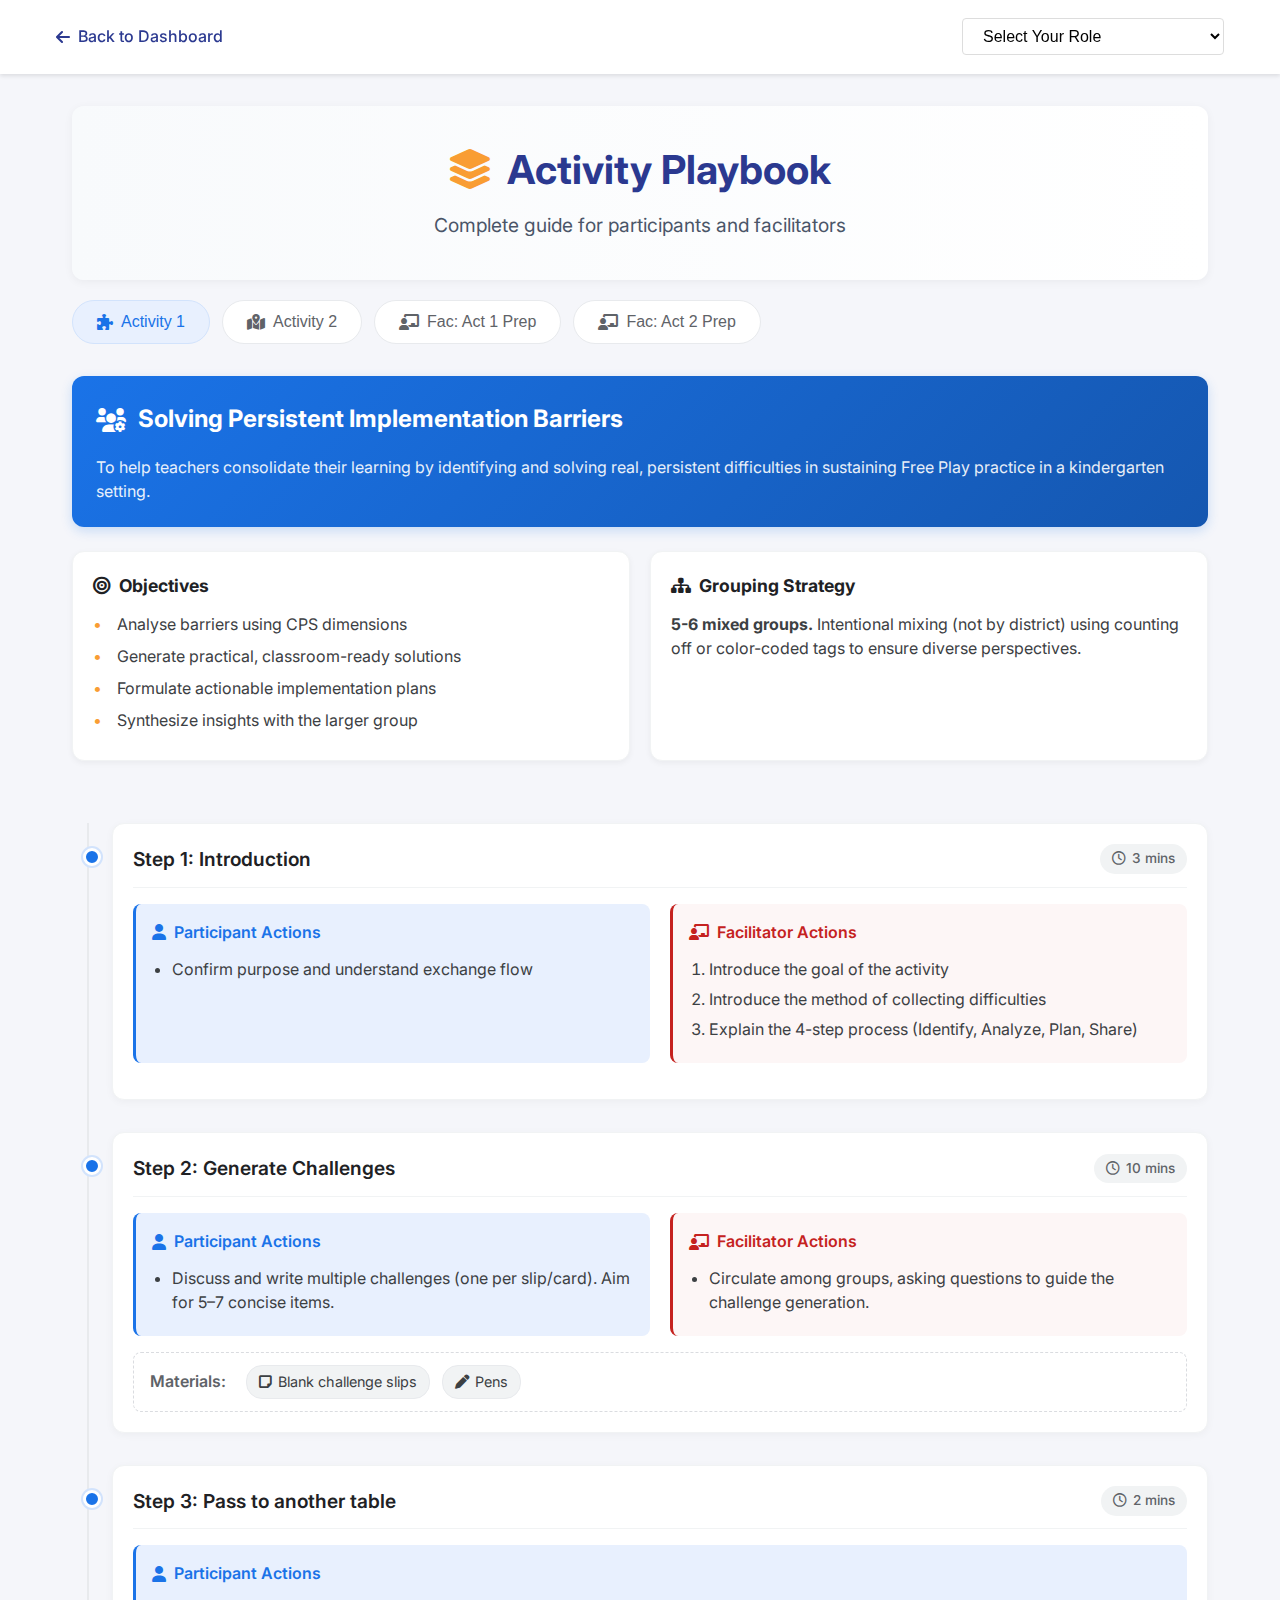
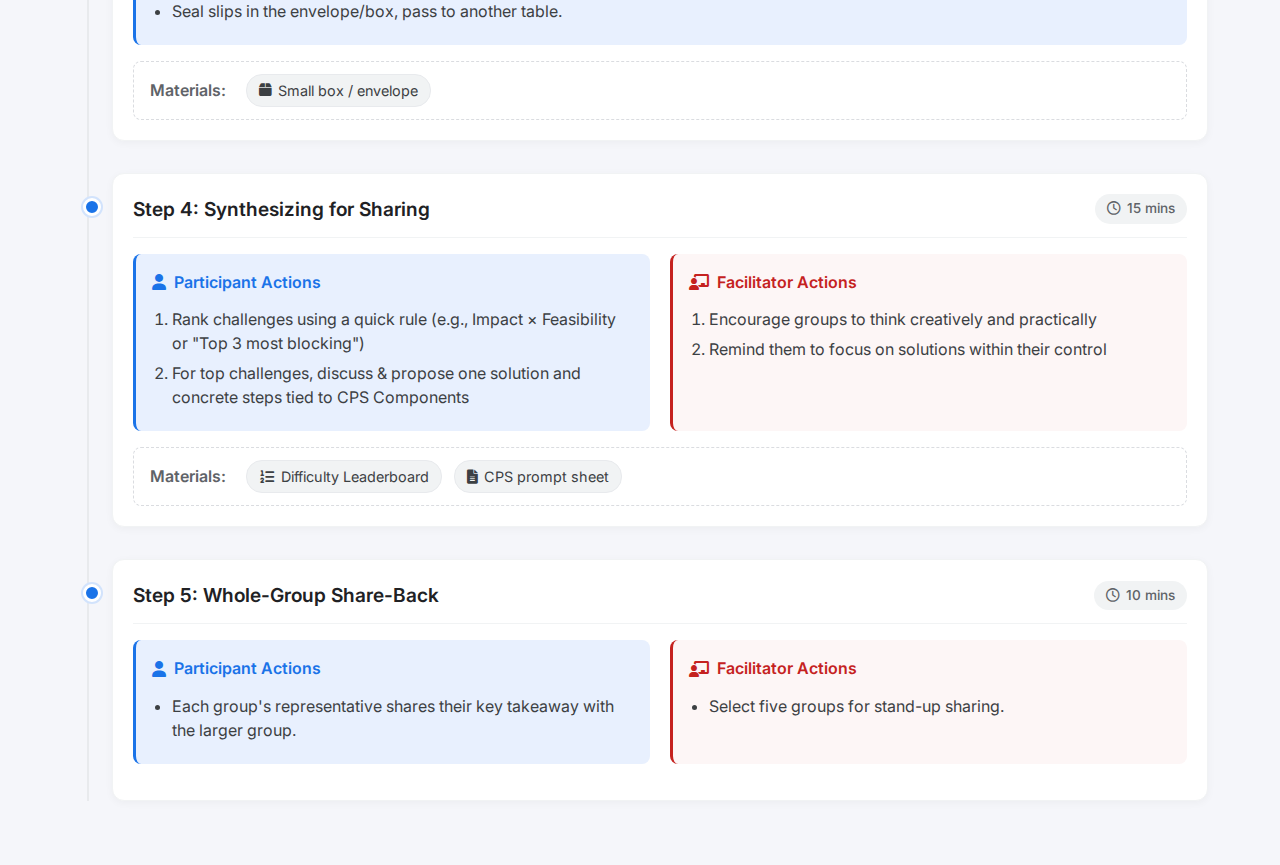
<file: pages/activity_details.html>
<!DOCTYPE html>
<html lang="en">
<head>
    <meta charset="UTF-8">
    <meta name="viewport" content="width=device-width, initial-scale=1.0">
    <title>Activity Details - Free Play Case Conference</title>
    <link rel="stylesheet" href="../styles/styles.css">
    <link href="https://fonts.googleapis.com/css2?family=Inter:wght@300;400;500;600;700&display=swap" rel="stylesheet">
    <link href="https://cdnjs.cloudflare.com/ajax/libs/font-awesome/6.0.0/css/all.min.css" rel="stylesheet">
    <style>
        .tabs-container {
            display: flex;
            gap: 12px;
            margin-bottom: 24px;
            overflow-x: auto;
            padding-bottom: 8px;
        }
        .tab-btn {
            background: #ffffff;
            border: 1px solid #e8eaed;
            padding: 12px 24px;
            border-radius: 30px;
            font-size: 1em;
            font-weight: 500;
            color: #5f6368;
            cursor: pointer;
            transition: all 0.2s ease;
            white-space: nowrap;
            display: flex;
            align-items: center;
            gap: 8px;
        }
        .tab-btn:hover {
            background: #f8f9fa;
            border-color: #dadce0;
        }
        .tab-btn.active {
            background: #e8f0fe;
            color: #1a73e8;
            border-color: #d2e3fc;
        }
        .tab-btn.active-facilitator {
            background: #fdf6f6;
            color: #c5221f;
            border-color: #fce8e6;
        }
        
        .tab-content {
            display: none;
            animation: fadeIn 0.3s ease;
        }
        .tab-content.active {
            display: block;
        }
        
        @keyframes fadeIn {
            from { opacity: 0; transform: translateY(5px); }
            to { opacity: 1; transform: translateY(0); }
        }

        .activity-header-card {
            background: linear-gradient(135deg, #1a73e8, #1557b0);
            color: white;
            border-radius: 12px;
            padding: 24px;
            margin-bottom: 24px;
            box-shadow: 0 4px 12px rgba(26, 115, 232, 0.2);
        }
        .activity-header-card h2 {
            margin: 0 0 16px 0;
            font-size: 1.5em;
            display: flex;
            align-items: center;
            gap: 12px;
        }
        
        /* Timeline styling for steps */
        .timeline-container {
            position: relative;
            padding-left: 40px;
            margin-top: 30px;
        }
        .timeline-container::before {
            content: '';
            position: absolute;
            left: 15px;
            top: 0;
            bottom: 0;
            width: 2px;
            background: #e8eaed;
        }
        .timeline-step {
            position: relative;
            margin-bottom: 32px;
            background: #ffffff;
            border-radius: 12px;
            padding: 20px;
            box-shadow: 0 2px 8px rgba(0,0,0,0.04);
            border: 1px solid #f1f3f4;
            transition: transform 0.2s ease;
        }
        .timeline-step:hover {
            transform: translateY(-2px);
            box-shadow: 0 6px 16px rgba(0,0,0,0.08);
        }
        .timeline-step::before {
            content: '';
            position: absolute;
            left: -30px;
            top: 24px;
            width: 12px;
            height: 12px;
            border-radius: 50%;
            background: #1a73e8;
            border: 3px solid #ffffff;
            box-shadow: 0 0 0 2px #d2e3fc;
            z-index: 1;
        }
        .step-header {
            display: flex;
            justify-content: space-between;
            align-items: center;
            margin-bottom: 16px;
            padding-bottom: 12px;
            border-bottom: 1px solid #f1f3f4;
        }
        .step-title {
            font-size: 1.2em;
            font-weight: 600;
            color: #202124;
            margin: 0;
        }
        .step-time {
            background: #f1f3f4;
            color: #5f6368;
            padding: 4px 12px;
            border-radius: 20px;
            font-size: 0.85em;
            font-weight: 500;
            display: flex;
            align-items: center;
            gap: 6px;
        }
        
        /* Action split layout */
        .actions-split {
            display: grid;
            grid-template-columns: 1fr 1fr;
            gap: 20px;
            margin-bottom: 16px;
        }
        .action-box {
            background: #f8f9fa;
            border-radius: 8px;
            padding: 16px;
            height: 100%;
        }
        .action-box.facilitator {
            background: #fdf6f6;
            border-left: 3px solid #c5221f;
        }
        .action-box.participant {
            background: #e8f0fe;
            border-left: 3px solid #1a73e8;
        }
        .action-title {
            font-weight: 600;
            margin-bottom: 12px;
            display: flex;
            align-items: center;
            gap: 8px;
        }
        .action-box.facilitator .action-title { color: #c5221f; }
        .action-box.participant .action-title { color: #1a73e8; }
        
        .action-content ol, .action-content ul {
            margin: 0;
            padding-left: 20px;
            color: #3c4043;
        }
        .action-content li { margin-bottom: 6px; line-height: 1.5; }
        
        .materials-box {
            background: #fff;
            border: 1px dashed #dadce0;
            border-radius: 8px;
            padding: 12px 16px;
            display: flex;
            align-items: center;
            flex-wrap: wrap;
            gap: 12px;
        }
        .materials-title {
            font-weight: 600;
            color: #5f6368;
            margin-right: 8px;
        }
        .material-tag {
            background: #f1f3f4;
            color: #3c4043;
            padding: 4px 12px;
            border-radius: 16px;
            font-size: 0.9em;
            display: inline-flex;
            align-items: center;
            gap: 6px;
            border: 1px solid #e8eaed;
        }

        /* Info Cards */
        .info-grid {
            display: grid;
            grid-template-columns: repeat(auto-fit, minmax(300px, 1fr));
            gap: 20px;
            margin-bottom: 24px;
        }
        .info-card {
            background: white;
            border-radius: 12px;
            padding: 20px;
            box-shadow: 0 2px 6px rgba(0,0,0,0.05);
            border: 1px solid #f1f3f4;
        }
        .info-card h3 {
            color: #202124;
            margin-top: 0;
            margin-bottom: 12px;
            font-size: 1.1em;
            display: flex;
            align-items: center;
            gap: 8px;
        }
        
        /* Facilitator specific styles */
        .fac-card {
            border-left: 4px solid #c5221f;
        }
        .fac-card h3 { color: #c5221f; }
        
        .cps-list {
            list-style: none;
            padding: 0;
            margin: 0;
        }
        .cps-list li {
            padding: 8px 12px;
            background: #f8f9fa;
            margin-bottom: 8px;
            border-radius: 6px;
            border-left: 3px solid #1a73e8;
            font-weight: 500;
        }
        
        .padlet-link-banner {
            display: flex;
            align-items: center;
            justify-content: space-between;
            background: #e8f0fe;
            border: 1px solid #d2e3fc;
            padding: 16px 24px;
            border-radius: 8px;
            margin-bottom: 24px;
        }
        .padlet-link-banner a {
            background: #1a73e8;
            color: white;
            text-decoration: none;
            padding: 8px 20px;
            border-radius: 6px;
            font-weight: 500;
            display: inline-flex;
            align-items: center;
            gap: 8px;
            transition: background 0.2s;
        }
        .padlet-link-banner a:hover { background: #1557b0; }

        /* General utility classes extracted from inline styles */
        .mb-0 { margin-bottom: 0; }
        .mb-2 { margin-bottom: 8px; }
        .mt-0 { margin-top: 0; }
        .mt-2 { margin-top: 8px; }
        .mt-3 { margin-top: 12px; }
        .mt-4 { margin-top: 16px; }
        .mt-6 { margin-top: 24px; }
        .pl-5 { padding-left: 20px; }
        .opacity-90 { opacity: 0.9; }
        .line-height-15 { line-height: 1.5; }
        .color-text-main { color: #3c4043; }
        .color-text-muted { color: #5f6368; }
        .color-blue { color: #1a73e8; }
        .color-red { color: #c5221f; }
        .fw-500 { font-weight: 500; }
        .text-italic { font-style: italic; }
        .d-block { display: block; }
        .grid-gap-4 { display: grid; gap: 16px; }
        .grid-auto-fit { display: grid; grid-template-columns: repeat(auto-fit, minmax(250px, 1fr)); gap: 16px; }
        .col-span-full { grid-column: 1 / -1; }
        
        .fac-prep-card {
            background: #f8f9fa;
            padding: 16px;
            border-radius: 8px;
        }
        .fac-prep-checklist-item {
            background: #f8f9fa;
            padding: 12px;
            border-radius: 6px;
        }
        .fac-prep-warning-item {
            background: #fdf6f6;
            padding: 12px;
            border-radius: 6px;
            border: 1px solid #fce8e6;
            color: #c5221f;
        }
        .reality-check-item {
            background: #fff3e0;
            border-left: 4px solid #f29900;
            padding: 12px;
            border-radius: 0 6px 6px 0;
            margin-bottom: 12px;
        }
        .reality-check-title { color: #b06900; }
        .reality-check-desc { font-size: 0.9em; margin-top: 4px; }
        .transferable-learning-box {
            background: #f8f9fa;
            padding: 12px;
            border-radius: 6px;
            border-left: 3px solid #1a73e8;
        }

        @media (max-width: 768px) {
            .actions-split {
                grid-template-columns: 1fr;
            }
            .timeline-container {
                padding-left: 20px;
            }
            .timeline-container::before {
                left: 0;
            }
            .timeline-step::before {
                left: -25px;
            }
            .padlet-link-banner {
                flex-direction: column;
                gap: 16px;
                text-align: center;
            }
        }
    </style>
</head>
<body>
    <header>
        <nav class="nav-wrapper">
            <a href="../index.html" class="back-button">
                <i class="fas fa-arrow-left"></i> Back to Dashboard
            </a>
            <div class="person-selector">
                <select id="roleSelect" title="Select your role">
                    <option value="">Select Your Role</option>
                </select>
            </div>
        </nav>
    </header>

    <main class="content-wrapper">
        <section class="page-header" style="margin-bottom: 20px;">
            <h1><i class="fas fa-layer-group"></i> Activity Playbook</h1>
            <p class="subtitle">Complete guide for participants and facilitators</p>
        </section>

        <!-- Tabs Navigation -->
        <div class="tabs-container">
            <button class="tab-btn active" onclick="switchTab('activity1', this)"><i class="fas fa-puzzle-piece"></i> Activity 1</button>
            <button class="tab-btn" onclick="switchTab('activity2', this)"><i class="fas fa-map-marked-alt"></i> Activity 2</button>
            <button class="tab-btn" onclick="switchTab('fac1', this)"><i class="fas fa-chalkboard-teacher"></i> Fac: Act 1 Prep</button>
            <button class="tab-btn" onclick="switchTab('fac2', this)"><i class="fas fa-chalkboard-teacher"></i> Fac: Act 2 Prep</button>
        </div>

        <!-- ==========================================
             ACTIVITY 1 CONTENT
             ========================================== -->
        <div id="activity1" class="tab-content active">
            <div class="activity-header-card">
                <h2><i class="fas fa-users-cog"></i> Solving Persistent Implementation Barriers</h2>
                <p class="mb-0 opacity-90 line-height-15">To help teachers consolidate their learning by identifying and solving real, persistent difficulties in sustaining Free Play practice in a kindergarten setting.</p>
            </div>

            <div class="info-grid">
                <div class="info-card">
                    <h3><i class="fas fa-bullseye"></i> Objectives</h3>
                    <ul class="mb-0 pl-5 color-text-main line-height-15">
                        <li>Analyse barriers using CPS dimensions</li>
                        <li>Generate practical, classroom-ready solutions</li>
                        <li>Formulate actionable implementation plans</li>
                        <li>Synthesize insights with the larger group</li>
                    </ul>
                </div>
                <div class="info-card">
                    <h3><i class="fas fa-sitemap"></i> Grouping Strategy</h3>
                    <p class="mb-0 color-text-main line-height-15"><strong>5-6 mixed groups.</strong> Intentional mixing (not by district) using counting off or color-coded tags to ensure diverse perspectives.</p>
                </div>
            </div>

            <div class="timeline-container">
                <!-- Step 1 -->
                <div class="timeline-step">
                    <div class="step-header">
                        <h3 class="step-title">Step 1: Introduction</h3>
                        <span class="step-time"><i class="far fa-clock"></i> 3 mins</span>
                    </div>
                    <div class="actions-split">
                        <div class="action-box participant">
                            <div class="action-title"><i class="fas fa-user"></i> Participant Actions</div>
                            <div class="action-content">
                                <ul><li>Confirm purpose and understand exchange flow</li></ul>
                            </div>
                        </div>
                        <div class="action-box facilitator">
                            <div class="action-title"><i class="fas fa-chalkboard-teacher"></i> Facilitator Actions</div>
                            <div class="action-content">
                                <ol>
                                    <li>Introduce the goal of the activity</li>
                                    <li>Introduce the method of collecting difficulties</li>
                                    <li>Explain the 4-step process (Identify, Analyze, Plan, Share)</li>
                                </ol>
                            </div>
                        </div>
                    </div>
                </div>

                <!-- Step 2 -->
                <div class="timeline-step">
                    <div class="step-header">
                        <h3 class="step-title">Step 2: Generate Challenges</h3>
                        <span class="step-time"><i class="far fa-clock"></i> 10 mins</span>
                    </div>
                    <div class="actions-split">
                        <div class="action-box participant">
                            <div class="action-title"><i class="fas fa-user"></i> Participant Actions</div>
                            <div class="action-content">
                                <ul><li>Discuss and write multiple challenges (one per slip/card). Aim for 5–7 concise items.</li></ul>
                            </div>
                        </div>
                        <div class="action-box facilitator">
                            <div class="action-title"><i class="fas fa-chalkboard-teacher"></i> Facilitator Actions</div>
                            <div class="action-content">
                                <ul><li>Circulate among groups, asking questions to guide the challenge generation.</li></ul>
                            </div>
                        </div>
                    </div>
                    <div class="materials-box">
                        <span class="materials-title">Materials:</span>
                        <span class="material-tag"><i class="fas fa-sticky-note"></i> Blank challenge slips</span>
                        <span class="material-tag"><i class="fas fa-pen"></i> Pens</span>
                    </div>
                </div>

                <!-- Step 3 -->
                <div class="timeline-step">
                    <div class="step-header">
                        <h3 class="step-title">Step 3: Pass to another table</h3>
                        <span class="step-time"><i class="far fa-clock"></i> 2 mins</span>
                    </div>
                    <div class="actions-split">
                        <div class="action-box participant col-span-full">
                            <div class="action-title"><i class="fas fa-user"></i> Participant Actions</div>
                            <div class="action-content">
                                <ul><li>Seal slips in the envelope/box, pass to another table.</li></ul>
                            </div>
                        </div>
                    </div>
                    <div class="materials-box">
                        <span class="materials-title">Materials:</span>
                        <span class="material-tag"><i class="fas fa-box"></i> Small box / envelope</span>
                    </div>
                </div>

                <!-- Step 4 -->
                <div class="timeline-step">
                    <div class="step-header">
                        <h3 class="step-title">Step 4: Synthesizing for Sharing</h3>
                        <span class="step-time"><i class="far fa-clock"></i> 15 mins</span>
                    </div>
                    <div class="actions-split">
                        <div class="action-box participant">
                            <div class="action-title"><i class="fas fa-user"></i> Participant Actions</div>
                            <div class="action-content">
                                <ol>
                                    <li>Rank challenges using a quick rule (e.g., Impact × Feasibility or "Top 3 most blocking")</li>
                                    <li>For top challenges, discuss & propose one solution and concrete steps tied to CPS Components</li>
                                </ol>
                            </div>
                        </div>
                        <div class="action-box facilitator">
                            <div class="action-title"><i class="fas fa-chalkboard-teacher"></i> Facilitator Actions</div>
                            <div class="action-content">
                                <ol>
                                    <li>Encourage groups to think creatively and practically</li>
                                    <li>Remind them to focus on solutions within their control</li>
                                </ol>
                            </div>
                        </div>
                    </div>
                    <div class="materials-box">
                        <span class="materials-title">Materials:</span>
                        <span class="material-tag"><i class="fas fa-list-ol"></i> Difficulty Leaderboard</span>
                        <span class="material-tag"><i class="fas fa-file-alt"></i> CPS prompt sheet</span>
                    </div>
                </div>

                <!-- Step 5 -->
                <div class="timeline-step">
                    <div class="step-header">
                        <h3 class="step-title">Step 5: Whole-Group Share-Back</h3>
                        <span class="step-time"><i class="far fa-clock"></i> 10 mins</span>
                    </div>
                    <div class="actions-split">
                        <div class="action-box participant">
                            <div class="action-title"><i class="fas fa-user"></i> Participant Actions</div>
                            <div class="action-content">
                                <ul><li>Each group's representative shares their key takeaway with the larger group.</li></ul>
                            </div>
                        </div>
                        <div class="action-box facilitator">
                            <div class="action-title"><i class="fas fa-chalkboard-teacher"></i> Facilitator Actions</div>
                            <div class="action-content">
                                <ul><li>Select five groups for stand-up sharing.</li></ul>
                            </div>
                        </div>
                    </div>
                </div>
            </div>
        </div>

        <!-- ==========================================
             ACTIVITY 2 CONTENT
             ========================================== -->
        <div id="activity2" class="tab-content">
            <div class="activity-header-card" style="background: linear-gradient(135deg, #0d9488, #0f766e);">
                <h2><i class="fas fa-map-marked-alt"></i> "Our Playful Community" Resource Mapping</h2>
                <p class="mb-0 opacity-90 line-height-15">Collaboratively identify and evaluate local community resources through the lens of quality play principles to strengthen the home-school-community partnership.</p>
            </div>

            <div class="padlet-link-banner">
                <div>
                    <h3 class="mt-0 mb-2 color-blue"><i class="fas fa-link"></i> Interactive Padlet Board</h3>
                    <p class="mb-0 color-text-muted" style="font-size: 0.9em;">Use this board to map community resources</p>
                </div>
                <a href="https://padlet.com/herman925/padlet-wn71epc6q7opgcf6" target="_blank" rel="noopener noreferrer">
                    Open Padlet <i class="fas fa-external-link-alt"></i>
                </a>
            </div>

            <div class="info-grid">
                <div class="info-card">
                    <h3><i class="fas fa-bullseye"></i> Objectives</h3>
                    <ul class="mb-0 pl-5 color-text-main line-height-15">
                        <li>Evaluate spaces using CPS playfulness dimensions</li>
                        <li>Co-create a digital map of community resources</li>
                        <li>Spot opportunities compensating for urban play limitations</li>
                        <li>Generate practical parent takeaways</li>
                    </ul>
                </div>
                <div class="info-card">
                    <h3><i class="fas fa-sitemap"></i> Grouping Strategy</h3>
                    <p class="mb-0 color-text-main line-height-15"><strong>District-based groups.</strong> Divided into Tuen Mun, Yuen Long, Kowloon City, Sha Tin, and Sham Shui Po to maximize local relevance.</p>
                </div>
            </div>

            <div class="timeline-container">
                <!-- Step 1.0 -->
                <div class="timeline-step">
                    <div class="step-header">
                        <h3 class="step-title">Step 1.0: Introduction</h3>
                        <span class="step-time"><i class="far fa-clock"></i> 2 mins</span>
                    </div>
                    <div class="actions-split">
                        <div class="action-box participant">
                            <div class="action-title"><i class="fas fa-user"></i> Participant Actions</div>
                            <div class="action-content">
                                <ol>
                                    <li>Scan QR code to access the Padlet board</li>
                                    <li>Confirm they are in the correct district-based groups</li>
                                </ol>
                            </div>
                        </div>
                        <div class="action-box facilitator">
                            <div class="action-title"><i class="fas fa-chalkboard-teacher"></i> Facilitator Actions</div>
                            <div class="action-content">
                                <ol>
                                    <li>Clearly state goal: create collaborative map</li>
                                    <li>Introduce Padlet and the 4-step process</li>
                                </ol>
                            </div>
                        </div>
                    </div>
                </div>

                <!-- Step 2.0 -->
                <div class="timeline-step">
                    <div class="step-header">
                        <h3 class="step-title">Step 2.0: Community Brainstorming</h3>
                        <span class="step-time"><i class="far fa-clock"></i> 10 mins</span>
                    </div>
                    <div class="actions-split">
                        <div class="action-box participant">
                            <div class="action-title"><i class="fas fa-user"></i> Participant Actions</div>
                            <div class="action-content">
                                <ol>
                                    <li>Break into district groups</li>
                                    <li>Brainstorm local spaces (parks, libraries, waterfronts)</li>
                                    <li>Post each location as a new item on the Padlet map</li>
                                </ol>
                            </div>
                        </div>
                        <div class="action-box facilitator">
                            <div class="action-title"><i class="fas fa-chalkboard-teacher"></i> Facilitator Actions</div>
                            <div class="action-content">
                                <ol>
                                    <li>Circulate and challenge groups to look beyond standard playgrounds</li>
                                    <li>Prompt for unique spaces (water, sand, messy play) addressing urban limitations</li>
                                </ol>
                            </div>
                        </div>
                    </div>
                </div>

                <!-- Step 3.0 -->
                <div class="timeline-step">
                    <div class="step-header">
                        <h3 class="step-title">Step 3.0: Analysis & Annotation</h3>
                        <span class="step-time"><i class="far fa-clock"></i> 10 mins</span>
                    </div>
                    <div class="actions-split">
                        <div class="action-box participant">
                            <div class="action-title"><i class="fas fa-user"></i> Participant Actions</div>
                            <div class="action-content">
                                <ol>
                                    <li>Use "Legend" sheet to analyse mapped locations</li>
                                    <li>Add comments to Padlet evaluating space against prompt sheet principles</li>
                                </ol>
                            </div>
                        </div>
                        <div class="action-box facilitator">
                            <div class="action-title"><i class="fas fa-chalkboard-teacher"></i> Facilitator Actions</div>
                            <div class="action-content">
                                <ul><li>Prompt with targeted questions: "How to use storytelling here?" or "How to empower parents as facilitators?"</li></ul>
                            </div>
                        </div>
                    </div>
                    <div class="materials-box">
                        <span class="materials-title">Materials:</span>
                        <span class="material-tag"><i class="fas fa-map"></i> 'Legend' Sheet</span>
                    </div>
                </div>

                <!-- Step 4.0 -->
                <div class="timeline-step">
                    <div class="step-header">
                        <h3 class="step-title">Step 4.0: Synthesis Preparation</h3>
                        <span class="step-time"><i class="far fa-clock"></i> 3 mins</span>
                    </div>
                    <div class="actions-split">
                        <div class="action-box participant">
                            <div class="action-title"><i class="fas fa-user"></i> Participant Actions</div>
                            <div class="action-content">
                                <ol>
                                    <li>Review annotated map</li>
                                    <li>Identify 1-2 key landmarks or surprising insights</li>
                                    <li>Designate member to share takeaway in under 2 mins</li>
                                </ol>
                            </div>
                        </div>
                        <div class="action-box facilitator">
                            <div class="action-title"><i class="fas fa-chalkboard-teacher"></i> Facilitator Actions</div>
                            <div class="action-content">
                                <ul><li>Announce transition. Remind groups to be concise and focus on most impactful finding.</li></ul>
                            </div>
                        </div>
                    </div>
                </div>

                <!-- Step 5.0 -->
                <div class="timeline-step">
                    <div class="step-header">
                        <h3 class="step-title">Step 5.0: Whole-Group Share-Back</h3>
                        <span class="step-time"><i class="far fa-clock"></i> 15 mins</span>
                    </div>
                    <div class="actions-split">
                        <div class="action-box participant">
                            <div class="action-title"><i class="fas fa-user"></i> Participant Actions</div>
                            <div class="action-content">
                                <ul><li>One representative from each group shares their key takeaway with the entire audience.</li></ul>
                            </div>
                        </div>
                        <div class="action-box facilitator">
                            <div class="action-title"><i class="fas fa-chalkboard-teacher"></i> Facilitator Actions</div>
                            <div class="action-content">
                                <ul>
                                    <li>Facilitate brief wrap-up, highlighting common themes or innovative ideas across districts.</li>
                                    <li class="color-red fw-500 mt-2">Note: Select five groups for stand-up sharing (one per district)</li>
                                </ul>
                            </div>
                        </div>
                    </div>
                </div>
            </div>
        </div>

        <!-- ==========================================
             FACILITATOR ACTIVITY 1 CONTENT
             ========================================== -->
        <div id="fac1" class="tab-content">
            <div class="info-grid">
                <div class="info-card fac-card">
                    <h3><i class="fas fa-boxes"></i> Required Materials</h3>
                    <ul class="mb-0 pl-5 color-text-main">
                        <li>Flip chart paper or a large whiteboard</li>
                        <li>Multiple sets of colored markers</li>
                        <li>Challenge slips</li>
                        <li>Pre-printed "challenge leaderboard"</li>
                        <li>Visible timer/clock</li>
                        <li>Opaque envelope/pouch/small box</li>
                        <li>CPS Prompt Sheet</li>
                        <li>Facilitator backup: curated challenge slips</li>
                    </ul>
                </div>
                <div class="info-card fac-card">
                    <h3><i class="fas fa-brain"></i> CPS Analytical Lens</h3>
                    <p class="mb-3 color-text-main mt-0">Use CPS to diagnose barriers and design solutions to increase playfulness:</p>
                    <ul class="cps-list">
                        <li>Social spontaneity</li>
                        <li>Cognitive spontaneity</li>
                        <li>Physical spontaneity</li>
                        <li>Sense of humour</li>
                        <li>Manifest joy</li>
                    </ul>
                </div>
            </div>

            <div class="info-card fac-card mt-6">
                <h3><i class="fas fa-life-ring"></i> Curated Pool of Persistent Difficulties (Backup Slips)</h3>
                <p class="color-text-muted text-italic">Use these if a group's slip is too vague, or to quickly seed discussion.</p>
                
                <div class="grid-gap-4 mt-4">
                    <div class="fac-prep-card">
                        <strong class="color-blue d-block mb-2">社交自發性 (Social spontaneity)</strong>
                        <ul class="mb-0 pl-5 color-text-main">
                            <li>小朋友多數各自玩，明明有「多人玩」嘅區角都好少主動加入。</li>
                            <li>點樣幫小朋友「入場」加入同伴遊戲，但又唔係我幫佢分配角色／安排劇本？</li>
                            <li>成日係某幾個小朋友霸住最受歡迎嗰區，其他人就游離唔知做咩。</li>
                            <li>自由遊戲期間衝突好密，最後變咗「處理紀律」多過玩。</li>
                            <li>有啲小朋友一俾人拒絕就即刻縮返後；我可以點樣即場支援？</li>
                        </ul>
                    </div>
                    
                    <div class="fac-prep-card">
                        <strong class="color-blue d-block mb-2">認知自發性 (Cognitive spontaneity)</strong>
                        <ul class="mb-0 pl-5 color-text-main">
                            <li>小朋友成日望住我表示之後應該做咩，等指令先郁。</li>
                            <li>點樣延伸佢哋嘅想法，但又唔會變成老師主導嘅教學活動？</li>
                            <li>每日都玩同一條故事線，冇乜新變化。</li>
                            <li>因為要配合主題／課程要求，變到好難畀小朋友真正 improvise。</li>
                            <li>物料好有限，我唔知點樣引出更多可能性。</li>
                        </ul>
                    </div>

                    <div class="fac-prep-card">
                        <strong class="color-blue d-block mb-2">身體自發性 (Physical spontaneity)</strong>
                        <ul class="mb-0 pl-5 color-text-main">
                            <li>空間細所以限制走動，最後自由遊戲變咗「坐定定、靜靜地」。</li>
                            <li>點樣喺「好逼嘅房」都容許大肌肉活動，但又安全？</li>
                            <li>一見到爬／跳／搬運就好快制止，因為驚受傷。</li>
                            <li>校內規則好似「唔好掂、唔好郁太多」，整體氣氛好收。</li>
                            <li>收拾／排隊／轉場太密，玩到起勢就被打斷，之後好難再投入。</li>
                        </ul>
                    </div>

                    <div class="fac-prep-card">
                        <strong class="color-blue d-block mb-2">幽默感 (Sense of humour)</strong>
                        <ul class="mb-0 pl-5 color-text-main">
                            <li>小朋友講笑／扮傻成日俾人糾正，覺得「唔應該」。</li>
                            <li>點樣回應「無厘頭／傻氣」遊戲，唔熄火又唔失控？</li>
                            <li>扮壞人／廁所／搞怪題材，大人覺得尷尬就想叫停。</li>
                            <li>成個班房氣氛太嚴肅，自由遊戲都唔夠輕鬆好玩。</li>
                            <li>驚家長誤會小朋友「太頑」／「唔正經」，所以大人更想管理。</li>
                        </ul>
                    </div>

                    <div class="fac-prep-card">
                        <strong class="color-blue d-block mb-2">表達喜悅 (Manifest joy)</strong>
                        <ul class="mb-0 pl-5 color-text-main">
                            <li>有啲小朋友玩嘅時候好緊張，只揀「安全」嘅活動。</li>
                            <li>有啲小朋友唔會好誇張表達開心，我點樣判斷佢係唔係享受？</li>
                            <li>大人自己好緊張嘈／亂／污糟，小朋友好似感受到，結果玩得唔放。</li>
                            <li>一遇到唔順利就好快放棄，玩唔落去。</li>
                            <li>太著重「成果／證據／影相」，玩嘅開心感消失。</li>
                        </ul>
                    </div>
                </div>
            </div>
        </div>

        <!-- ==========================================
             FACILITATOR ACTIVITY 2 CONTENT
             ========================================== -->
        <div id="fac2" class="tab-content">
            <div class="info-grid">
                <div class="info-card fac-card col-span-full">
                    <h3><i class="fas fa-boxes"></i> Tech & Materials Checklist</h3>
                    <div class="grid-auto-fit mt-3">
                        <div class="fac-prep-checklist-item"><strong>Device per group:</strong> 1 iPad/tablet/phone</div>
                        <div class="fac-prep-checklist-item"><strong>Internet:</strong> Venue Wi-Fi + portable hotspots</div>
                        <div class="fac-prep-checklist-item"><strong>Padlet Pack:</strong> Printed QR + short URL + instructions</div>
                        <div class="fac-prep-checklist-item"><strong>CPS Sheet:</strong> Legend & Prompt Sheet</div>
                        <div class="fac-prep-checklist-item"><strong>Table cards:</strong> Big district labels</div>
                        <div class="fac-prep-checklist-item"><strong>Charging:</strong> Extension cords + power banks</div>
                        <div class="fac-prep-checklist-item"><strong>Stationery:</strong> Marker pens + sticky notes</div>
                        <div class="fac-prep-warning-item"><strong>Privacy Card:</strong> "No child photos / personal data"</div>
                    </div>
                </div>
                
                <div class="info-card fac-card">
                    <h3><i class="fas fa-check-double"></i> Two "Reality Checks"</h3>
                    <p class="color-text-muted mb-4 mt-0">Apply these during evaluation:</p>
                    <div class="reality-check-item">
                        <strong class="reality-check-title">1. Feasibility for families</strong>
                        <div class="reality-check-desc">Accessible, low-cost, realistic? (time, transport, weather)</div>
                    </div>
                    <div class="reality-check-item mb-0">
                        <strong class="reality-check-title">2. Managed risk & etiquette</strong>
                        <div class="reality-check-desc">Boundaries that keep kids safe without switching off playfulness?</div>
                    </div>
                </div>

                <div class="info-card fac-card">
                    <h3><i class="fas fa-map"></i> Post-Activity Showcase</h3>
                    <p class="mt-0 mb-3 color-text-main line-height-15">
                        Post-event, the KeySteps Team migrates Padlet data to Google Maps to create a permanent, shareable guide.
                    </p>
                    <div class="transferable-learning-box">
                        <strong>Transferable Learning:</strong> Use map in debriefing to discuss how teachers will engage parents and advocate for community play.
                    </div>
                </div>
            </div>
        </div>

    </main>

    <script>
        document.addEventListener('DOMContentLoaded', async function() {
            const roleSelect = document.getElementById('roleSelect');
            
            // Load roles from JSON
            try {
                const response = await fetch('../data/roles.json');
                const data = await response.json();
                
                roleSelect.innerHTML = '<option value="">Select Your Role</option>';
                
                data.roles.forEach(role => {
                    const option = document.createElement('option');
                    option.value = role.id;
                    option.textContent = `${role.name}${role.title ? ` (${role.title})` : ''}`;
                    roleSelect.appendChild(option);
                });
                
                const savedRole = localStorage.getItem('selectedRole');
                if (savedRole) {
                    roleSelect.value = savedRole;
                }
            } catch (error) {
                console.error('Error loading roles:', error);
            }

            roleSelect.addEventListener('change', function() {
                localStorage.setItem('selectedRole', this.value);
            });
        });

        function switchTab(tabId, btn) {
            // Hide all contents
            document.querySelectorAll('.tab-content').forEach(content => {
                content.classList.remove('active');
            });
            
            // Remove active class from all buttons
            document.querySelectorAll('.tab-btn').forEach(b => {
                b.classList.remove('active');
                b.classList.remove('active-facilitator');
            });
            
            // Show selected content
            document.getElementById(tabId).classList.add('active');
            
            // Add active class to clicked button
            if (tabId.startsWith('fac')) {
                btn.classList.add('active-facilitator');
            } else {
                btn.classList.add('active');
            }
        }
    </script>
</body>
</html>
</file>
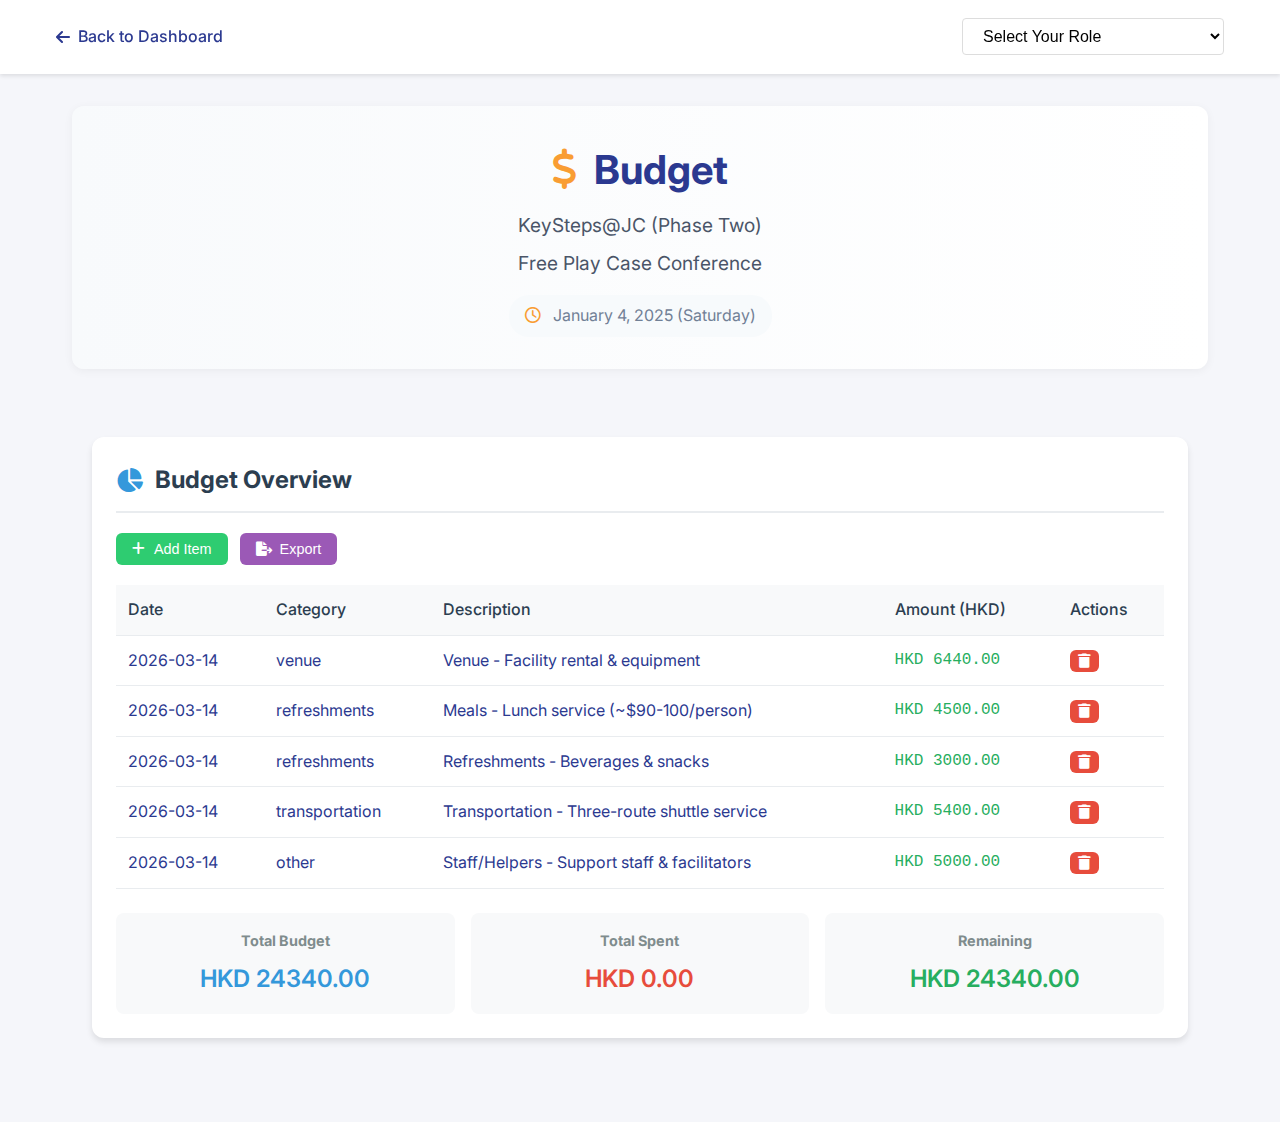
<file: pages/budget.html>
<!DOCTYPE html>
<html lang="en">
<head>
    <meta charset="UTF-8">
    <meta name="viewport" content="width=device-width, initial-scale=1.0">
    <title>Budget - Free Play Case Conference</title>
    <link rel="stylesheet" href="../styles/styles.css">
    <link href="https://fonts.googleapis.com/css2?family=Inter:wght@300;400;500;600&display=swap" rel="stylesheet">
    <link href="https://cdnjs.cloudflare.com/ajax/libs/font-awesome/6.0.0/css/all.min.css" rel="stylesheet">
    <style>
        .budget-content {
            display: grid;
            grid-template-columns: repeat(auto-fit, minmax(300px, 1fr));
            gap: 24px;
            padding: 20px;
            max-width: 1400px;
            margin: 0 auto;
        }

        .info-card {
            background: white;
            border-radius: 12px;
            padding: 24px;
            box-shadow: 0 4px 6px rgba(0, 0, 0, 0.1);
            transition: transform 0.2s ease, box-shadow 0.2s ease;
        }

        .info-card h2 {
            color: #2c3e50;
            font-size: 1.5rem;
            margin-bottom: 20px;
            padding-bottom: 12px;
            border-bottom: 2px solid #e9ecef;
            display: flex;
            align-items: center;
            gap: 12px;
        }

        .info-card h2 i {
            color: #3498db;
        }

        .budget-table {
            width: 100%;
            border-collapse: collapse;
            margin-top: 16px;
        }

        .budget-table th,
        .budget-table td {
            padding: 12px;
            text-align: left;
            border-bottom: 1px solid #e9ecef;
        }

        .budget-table th {
            background: #f8f9fa;
            font-weight: 500;
            color: #2c3e50;
        }

        .budget-table tr:hover {
            background: #f8f9fa;
        }

        .amount {
            font-family: 'Courier New', monospace;
            text-align: right;
        }

        .amount.positive {
            color: #27ae60;
        }

        .amount.negative {
            color: #e74c3c;
        }

        .budget-controls {
            display: flex;
            gap: 12px;
            margin-bottom: 20px;
        }

        .budget-button {
            display: inline-flex;
            align-items: center;
            gap: 8px;
            background: #3498db;
            color: white;
            padding: 8px 16px;
            border: none;
            border-radius: 6px;
            cursor: pointer;
            font-size: 0.9rem;
            transition: all 0.2s ease;
        }

        .budget-button:hover {
            background: #2980b9;
            transform: translateY(-1px);
        }

        .budget-button.add {
            background: #2ecc71;
        }

        .budget-button.add:hover {
            background: #27ae60;
        }

        .budget-button.export {
            background: #9b59b6;
        }

        .budget-button.export:hover {
            background: #8e44ad;
        }

        .budget-button.delete {
            background: #e74c3c;
            padding: 4px 8px;
        }

        .budget-button.delete:hover {
            background: #c0392b;
        }

        .budget-summary {
            display: grid;
            grid-template-columns: repeat(auto-fit, minmax(200px, 1fr));
            gap: 16px;
            margin-top: 24px;
        }

        .summary-card {
            background: #f8f9fa;
            padding: 16px;
            border-radius: 8px;
            text-align: center;
        }

        .summary-card h3 {
            color: #7f8c8d;
            font-size: 0.9rem;
            margin-bottom: 8px;
        }

        .summary-card .value {
            font-size: 1.5rem;
            font-weight: 600;
            color: #2c3e50;
        }

        .summary-card.total-budget .value {
            color: #3498db;
        }

        .summary-card.total-spent .value {
            color: #e74c3c;
        }

        .summary-card.remaining .value {
            color: #27ae60;
        }

        .modal {
            display: none;
            position: fixed;
            top: 0;
            left: 0;
            width: 100%;
            height: 100%;
            background: rgba(0, 0, 0, 0.5);
            justify-content: center;
            align-items: center;
        }

        .modal-content {
            background: white;
            padding: 24px;
            border-radius: 12px;
            width: 100%;
            max-width: 500px;
        }

        .modal-header {
            display: flex;
            justify-content: space-between;
            align-items: center;
            margin-bottom: 20px;
        }

        .modal-header h3 {
            margin: 0;
            color: #2c3e50;
        }

        .close-button {
            background: none;
            border: none;
            font-size: 1.5rem;
            cursor: pointer;
            color: #7f8c8d;
        }

        .form-group {
            margin-bottom: 16px;
        }

        .form-group label {
            display: block;
            margin-bottom: 8px;
            color: #2c3e50;
        }

        .form-group input,
        .form-group select,
        .form-group textarea {
            width: 100%;
            padding: 8px;
            border: 1px solid #e9ecef;
            border-radius: 4px;
            font-size: 1rem;
        }

        @media (max-width: 768px) {
            .budget-content {
                grid-template-columns: 1fr;
                padding: 16px;
            }

            .budget-controls {
                flex-direction: column;
            }

            .budget-button {
                width: 100%;
            }
        }
    </style>
</head>
<body>
    <header>
        <nav class="nav-wrapper">
            <a href="../index.html" class="back-button">
                <i class="fas fa-arrow-left"></i> Back to Dashboard
            </a>
            <div class="person-selector">
                <select id="roleSelect">
                    <option value="">Select Your Role</option>
                </select>
            </div>
        </nav>
    </header>

    <main class="content-wrapper">
        <section class="page-header">
            <h1><i class="fas fa-dollar-sign"></i> Budget</h1>
            <p class="subtitle">KeySteps@JC (Phase Two)</p>
            <p class="subtitle">Free Play Case Conference</p>
            <div class="date-info"><i class="far fa-clock"></i> January 4, 2025 (Saturday)</div>
        </section>

        <section class="budget-content">
            <div class="info-card">
                <h2><i class="fas fa-chart-pie"></i> Budget Overview</h2>
                <div class="budget-controls">
                    <button class="budget-button add" onclick="showAddItemModal()">
                        <i class="fas fa-plus"></i> Add Item
                    </button>
                    <button class="budget-button export" onclick="exportBudget()">
                        <i class="fas fa-file-export"></i> Export
                    </button>
                </div>
                <div class="budget-table-container">
                    <table class="budget-table">
                        <thead>
                            <tr>
                                <th>Date</th>
                                <th>Category</th>
                                <th>Description</th>
                                <th>Amount (HKD)</th>
                                <th>Actions</th>
                            </tr>
                        </thead>
                        <tbody id="budgetTableBody">
                            <!-- Budget items will be loaded here -->
                        </tbody>
                    </table>
                </div>
                <div class="budget-summary">
                    <div class="summary-card total-budget">
                        <h3>Total Budget</h3>
                        <div class="value">HKD 0.00</div>
                    </div>
                    <div class="summary-card total-spent">
                        <h3>Total Spent</h3>
                        <div class="value">HKD 0.00</div>
                    </div>
                    <div class="summary-card remaining">
                        <h3>Remaining</h3>
                        <div class="value">HKD 0.00</div>
                    </div>
                </div>
            </div>
        </section>
    </main>

    <!-- Add Item Modal -->
    <div id="addItemModal" class="modal">
        <div class="modal-content">
            <div class="modal-header">
                <h3>Add Budget Item</h3>
                <button class="close-button" onclick="closeModal()">&times;</button>
            </div>
            <form id="budgetItemForm">
                <div class="form-group">
                    <label for="itemDate">Date</label>
                    <input type="date" id="itemDate" required>
                </div>
                <div class="form-group">
                    <label for="itemCategory">Category</label>
                    <select id="itemCategory" required>
                        <option value="venue">Venue</option>
                        <option value="transportation">Transportation</option>
                        <option value="materials">Materials</option>
                        <option value="refreshments">Refreshments</option>
                        <option value="equipment">Equipment</option>
                        <option value="other">Other</option>
                    </select>
                </div>
                <div class="form-group">
                    <label for="itemDescription">Description</label>
                    <input type="text" id="itemDescription" required>
                </div>
                <div class="form-group">
                    <label for="itemAmount">Amount (HKD)</label>
                    <input type="number" id="itemAmount" step="0.01" required>
                </div>
                <button type="submit" class="budget-button add">Add Item</button>
            </form>
        </div>
    </div>

    <script>
        // Budget data structure
        let budgetItems = [];

        // Initialize the page
        document.addEventListener('DOMContentLoaded', function() {
            loadRoles();
            loadBudgetItems();
            updateSummary();
        });

        // Load roles for the selector
        async function loadRoles() {
            const roleSelect = document.getElementById('roleSelect');
            try {
                const response = await fetch('../data/roles.json');
                const data = await response.json();
                
                roleSelect.innerHTML = '<option value="">Select Your Role</option>';
                
                data.roles.forEach(role => {
                    const option = document.createElement('option');
                    option.value = role.id;
                    option.textContent = `${role.name}${role.title ? ` (${role.title})` : ''}`;
                    roleSelect.appendChild(option);
                });
                
                const savedRole = localStorage.getItem('selectedRole');
                if (savedRole) {
                    roleSelect.value = savedRole;
                }
            } catch (error) {
                console.error('Error loading roles:', error);
            }

            roleSelect.addEventListener('change', function() {
                const selectedRole = this.value;
                localStorage.setItem('selectedRole', selectedRole);
            });
        }

        // Modal functions
        function showAddItemModal() {
            document.getElementById('addItemModal').style.display = 'flex';
        }

        function closeModal() {
            document.getElementById('addItemModal').style.display = 'none';
        }

        // Budget item management
        async function loadBudgetItems() {
            const savedItems = localStorage.getItem('budgetItems');
            if (savedItems) {
                budgetItems = JSON.parse(savedItems);
                renderBudgetTable();
                return;
            }

            // If no local storage, fetch from JSON
            try {
                const response = await fetch('../data/budget.json');
                if (response.ok) {
                    budgetItems = await response.json();
                    saveBudgetItems(); // Save to local storage so user can edit
                    renderBudgetTable();
                }
            } catch (error) {
                console.error('Error loading budget:', error);
            }
        }

        function saveBudgetItems() {
            localStorage.setItem('budgetItems', JSON.stringify(budgetItems));
        }

        function renderBudgetTable() {
            const tbody = document.getElementById('budgetTableBody');
            tbody.innerHTML = '';

            budgetItems.forEach((item, index) => {
                const tr = document.createElement('tr');
                tr.innerHTML = `
                    <td>${item.date}</td>
                    <td>${item.category}</td>
                    <td>${item.description}</td>
                    <td class="amount ${item.amount >= 0 ? 'positive' : 'negative'}">
                        ${formatCurrency(item.amount)}
                    </td>
                    <td>
                        <button class="budget-button delete" onclick="deleteItem(${index})">
                            <i class="fas fa-trash"></i>
                        </button>
                    </td>
                `;
                tbody.appendChild(tr);
            });

            updateSummary();
        }

        function updateSummary() {
            const total = budgetItems.reduce((sum, item) => sum + Number(item.amount), 0);
            const spent = budgetItems.reduce((sum, item) => item.amount < 0 ? sum + Math.abs(item.amount) : sum, 0);
            const remaining = total - spent;

            document.querySelector('.total-budget .value').textContent = formatCurrency(total);
            document.querySelector('.total-spent .value').textContent = formatCurrency(spent);
            document.querySelector('.remaining .value').textContent = formatCurrency(remaining);
        }

        function formatCurrency(amount) {
            return `HKD ${Math.abs(amount).toFixed(2)}`;
        }

        // Form handling
        document.getElementById('budgetItemForm').addEventListener('submit', function(e) {
            e.preventDefault();

            const newItem = {
                date: document.getElementById('itemDate').value,
                category: document.getElementById('itemCategory').value,
                description: document.getElementById('itemDescription').value,
                amount: Number(document.getElementById('itemAmount').value)
            };

            budgetItems.push(newItem);
            saveBudgetItems();
            renderBudgetTable();
            closeModal();
            this.reset();
        });

        function deleteItem(index) {
            if (confirm('Are you sure you want to delete this budget item?')) {
                budgetItems.splice(index, 1);
                saveBudgetItems();
                renderBudgetTable();
            }
        }

        function exportBudget() {
            const csvContent = "data:text/csv;charset=utf-8," 
                + "Date,Category,Description,Amount\n"
                + budgetItems.map(item => {
                    return `${item.date},${item.category},"${item.description}",${item.amount}`;
                }).join("\n");

            const encodedUri = encodeURI(csvContent);
            const link = document.createElement("a");
            link.setAttribute("href", encodedUri);
            link.setAttribute("download", "budget_export.csv");
            document.body.appendChild(link);
            link.click();
            document.body.removeChild(link);
        }
    </script>
</body>
</html>
</file>
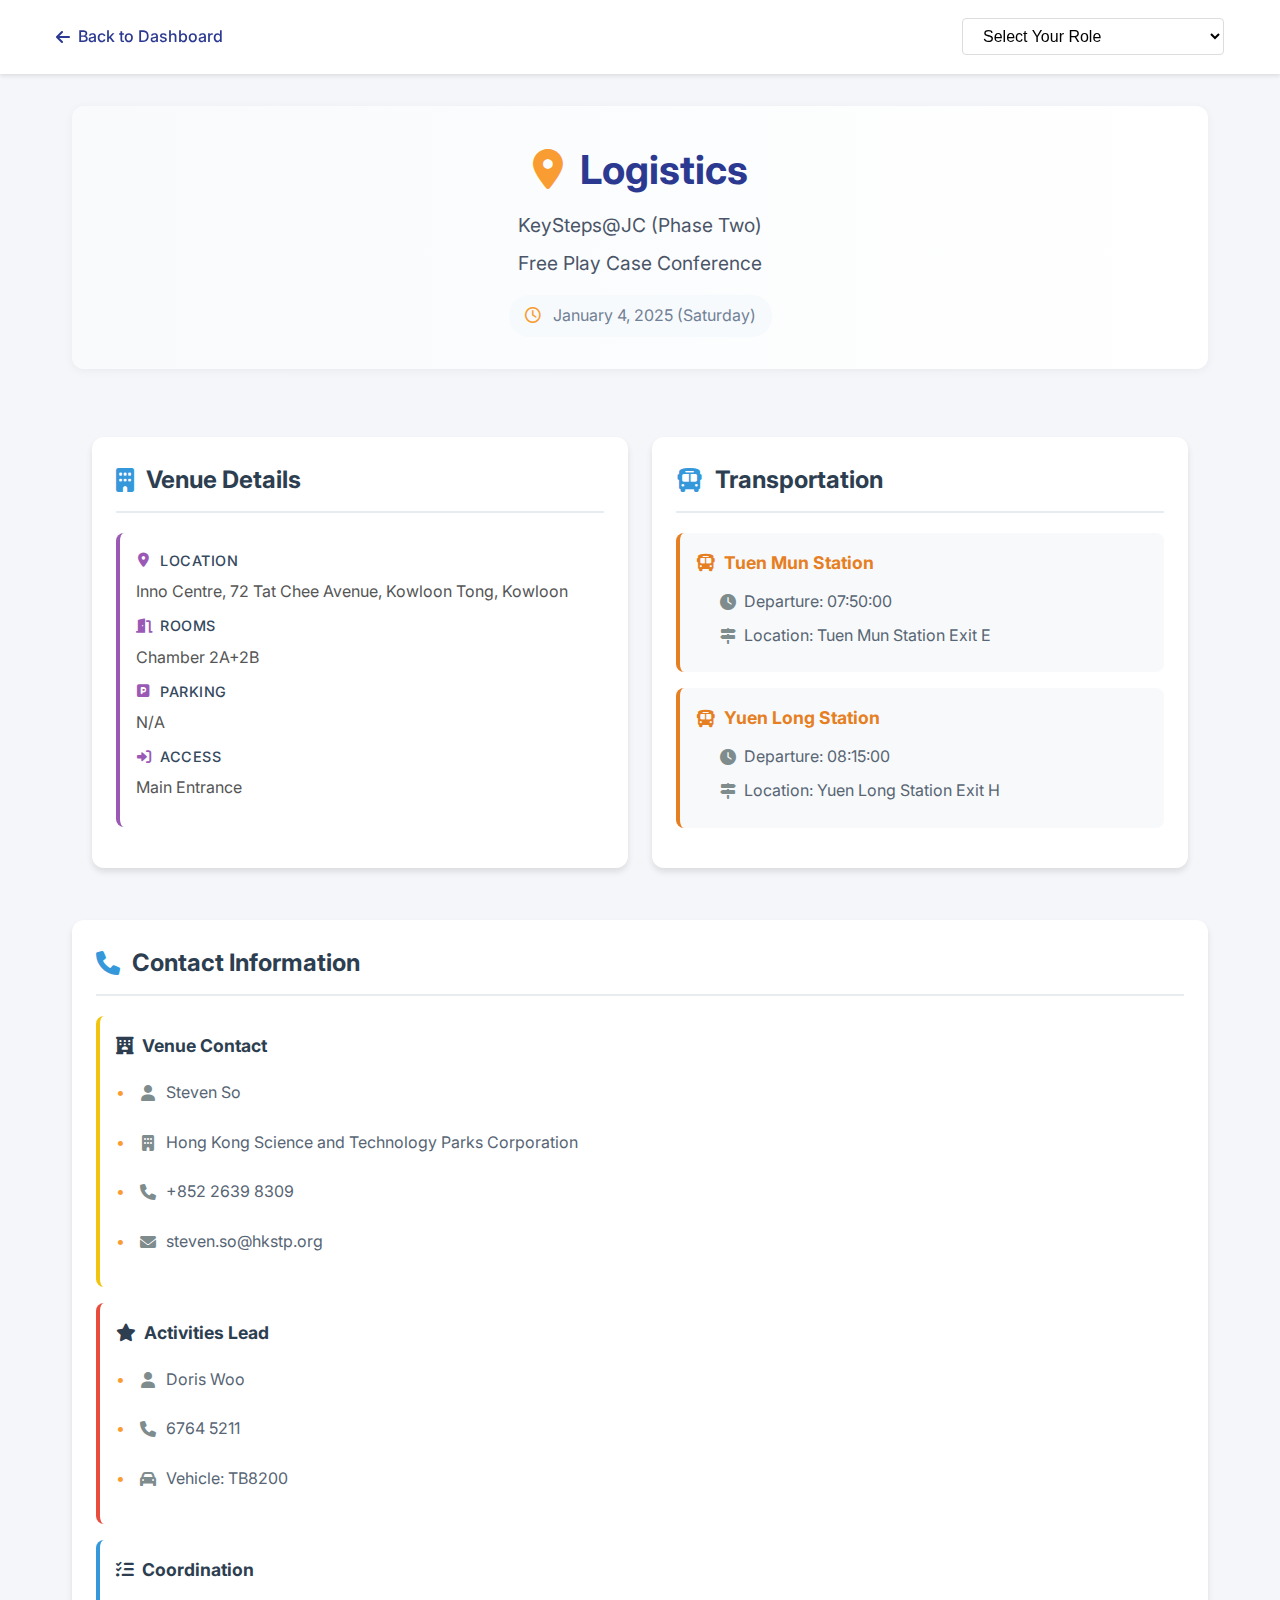
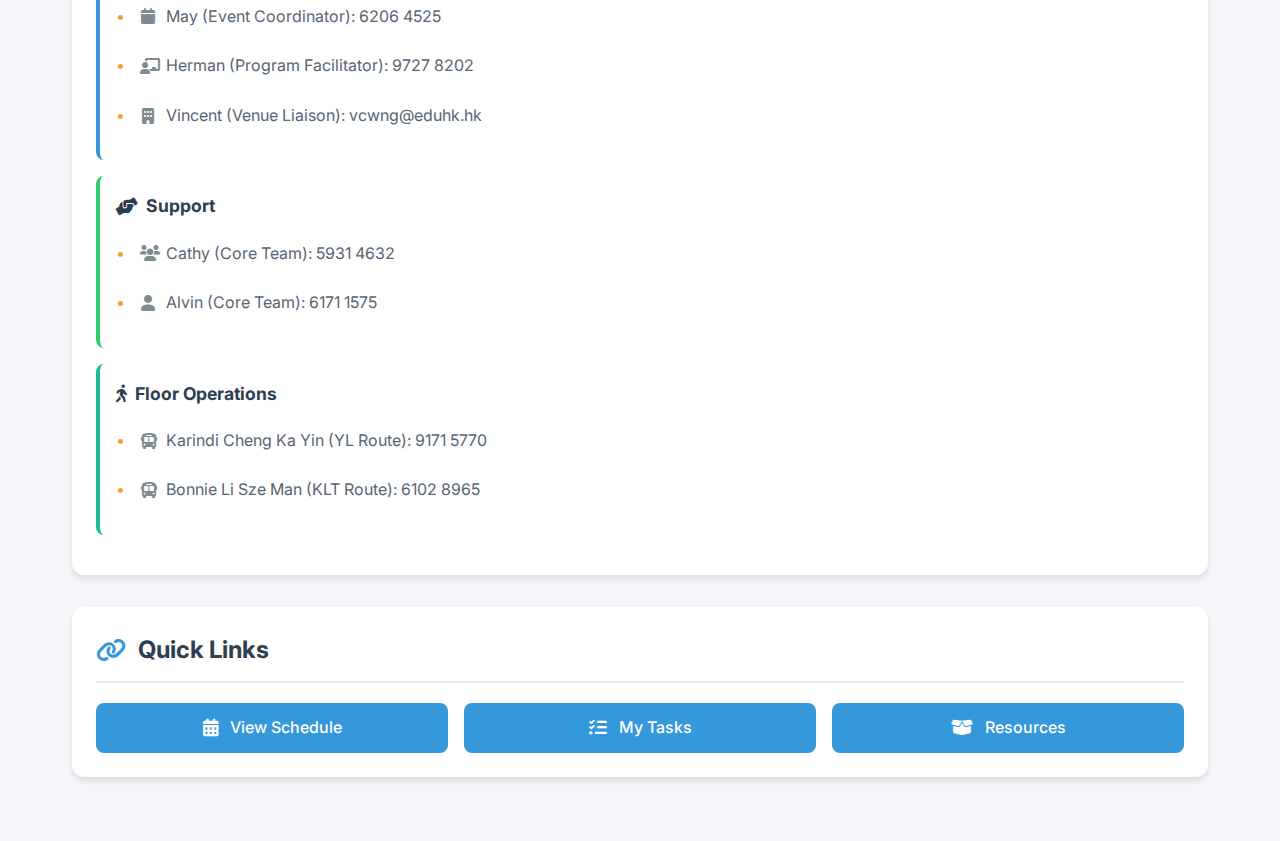
<file: pages/logistics.html>
<!DOCTYPE html>
<html lang="en">
<head>
    <meta charset="UTF-8">
    <meta name="viewport" content="width=device-width, initial-scale=1.0">
    <title>Logistics - Free Play Case Conference</title>
    <link rel="stylesheet" href="../styles/styles.css">
    <link href="https://fonts.googleapis.com/css2?family=Inter:wght@300;400;500;600&display=swap" rel="stylesheet">
    <link href="https://cdnjs.cloudflare.com/ajax/libs/font-awesome/6.0.0/css/all.min.css" rel="stylesheet">
    <style>
        .logistics-content {
            display: grid;
            grid-template-columns: repeat(auto-fit, minmax(300px, 1fr));
            gap: 24px;
            padding: 20px;
            max-width: 1400px;
            margin: 0 auto;
        }

        .info-card {
            background: white;
            border-radius: 12px;
            padding: 24px;
            box-shadow: 0 4px 6px rgba(0, 0, 0, 0.1);
            transition: transform 0.2s ease, box-shadow 0.2s ease;
        }

        .info-card:hover {
            transform: translateY(-2px);
            box-shadow: 0 6px 12px rgba(0, 0, 0, 0.15);
        }

        .info-card h2 {
            color: #2c3e50;
            font-size: 1.5rem;
            margin-bottom: 20px;
            padding-bottom: 12px;
            border-bottom: 2px solid #e9ecef;
            display: flex;
            align-items: center;
            gap: 12px;
        }

        .info-card h2 i {
            color: #3498db;
        }

        .info-section {
            background: #ffffff;
            border-radius: 8px;
            padding: 16px;
            margin-bottom: 16px;
            border-left: 4px solid #3498db;
        }

        .info-section h3 {
            color: #2c3e50;
            font-size: 1.2rem;
            margin-bottom: 12px;
            display: flex;
            align-items: center;
            gap: 8px;
        }

        .info-section h3 i {
            color: #3498db;
        }

        /* Venue Details Styling */
        .venue-section {
            border-left-color: #9b59b6;
        }

        .venue-section .detail-item {
            display: grid;
            gap: 8px;
            margin-bottom: 12px;
        }

        .venue-section .detail-item strong {
            color: #34495e;
            font-weight: 500;
            display: flex;
            align-items: center;
            gap: 8px;
        }

        .venue-section .detail-item strong i {
            color: #9b59b6;
            width: 16px;
            text-align: center;
        }

        /* Transportation Styling */
        .shuttle-section {
            border-left-color: #e67e22;
        }

        .shuttle-route {
            background: #f8f9fa;
            padding: 16px;
            border-radius: 8px;
            margin-bottom: 16px;
            border-left: 4px solid #e67e22;
        }

        .shuttle-route h4 {
            color: #e67e22;
            margin-bottom: 12px;
            font-size: 1.1rem;
            display: flex;
            align-items: center;
            gap: 8px;
        }

        .shuttle-route h4 i {
            color: #e67e22;
        }

        .shuttle-route p {
            color: #576574;
            margin: 8px 0;
            display: flex;
            align-items: center;
            gap: 8px;
            padding-left: 24px;
        }

        .shuttle-route p i {
            color: #7f8c8d;
            width: 16px;
            text-align: center;
        }

        /* Contact Sections */
        .contact-section {
            background: #ffffff;
            border-radius: 8px;
            padding: 16px;
            margin-bottom: 16px;
        }

        .contact-section.activities {
            border-left: 4px solid #e74c3c;
        }

        .contact-section.coordination {
            border-left: 4px solid #3498db;
        }

        .contact-section.support {
            border-left: 4px solid #2ecc71;
        }

        .contact-section.venue-contact {
            border-left: 4px solid #f1c40f;
        }

        .contact-section.floor-ops {
            border-left: 4px solid #1abc9c;
        }

        .contact-section h4 {
            color: #2c3e50;
            font-size: 1.1rem;
            margin-bottom: 12px;
            display: flex;
            align-items: center;
            gap: 8px;
        }

        .contact-section h4 i {
            color: inherit;
        }

        .contact-section ul {
            list-style: none;
            padding: 0;
            margin: 0 0 0 24px;
        }

        .contact-section li {
            color: #576574;
            padding: 8px 0;
            display: flex;
            align-items: center;
            gap: 10px;
        }

        .contact-section li i {
            color: #7f8c8d;
            width: 16px;
            text-align: center;
        }

        /* Quick Links Styling */
        .quick-links {
            display: grid;
            grid-template-columns: repeat(auto-fit, minmax(200px, 1fr));
            gap: 16px;
        }

        .link-button {
            display: flex;
            align-items: center;
            justify-content: center;
            gap: 12px;
            background: #3498db;
            color: white;
            padding: 12px 24px;
            border-radius: 8px;
            text-decoration: none;
            font-weight: 500;
            transition: all 0.2s ease;
        }

        .link-button:hover {
            background: #2980b9;
            transform: translateY(-2px);
        }

        .link-button i {
            font-size: 1.1em;
        }

        @media (max-width: 768px) {
            .logistics-content {
                grid-template-columns: 1fr;
                padding: 16px;
            }

            .quick-links {
                grid-template-columns: 1fr;
            }
        }
    </style>
</head>
<body>
    <header>
        <nav class="nav-wrapper">
            <a href="../index.html" class="back-button">
                <i class="fas fa-arrow-left"></i> Back to Dashboard
            </a>
            <div class="person-selector">
                <select id="roleSelect">
                    <option value="">Select Your Role</option>
                </select>
            </div>
        </nav>
    </header>

    <main class="content-wrapper">
        <section class="page-header">
            <h1><i class="fas fa-map-marker-alt"></i> Logistics</h1>
            <p class="subtitle">KeySteps@JC (Phase Two)</p>
            <p class="subtitle">Free Play Case Conference</p>
            <div class="date-info"><i class="far fa-clock"></i> January 4, 2025 (Saturday)</div>
        </section>

        <div class="logistics-content">
            <div class="info-card">
                <h2><i class="fas fa-building"></i> Venue Details</h2>
                <div class="info-section venue-section">
                    <div class="detail-item">
                        <strong><i class="fas fa-map-marker-alt"></i> Location</strong>
                        <span>Inno Centre, 72 Tat Chee Avenue, Kowloon Tong, Kowloon</span>
                    </div>
                    <div class="detail-item">
                        <strong><i class="fas fa-door-open"></i> Rooms</strong>
                        <span>Chamber 2A+2B</span>
                    </div>
                    <div class="detail-item">
                        <strong><i class="fas fa-parking"></i> Parking</strong>
                        <span>N/A</span>
                    </div>
                    <div class="detail-item">
                        <strong><i class="fas fa-sign-in-alt"></i> Access</strong>
                        <span>Main Entrance</span>
                    </div>
                </div>
            </div>

            <div class="info-card">
                <h2><i class="fas fa-bus"></i> Transportation</h2>
                <div class="shuttle-section">
<div class="shuttle-route">
<h4><i class="fas fa-bus"></i> Tuen Mun Station</h4>
<p><i class="fas fa-clock"></i> Departure: 07:50:00</p>
<p><i class="fas fa-map-signs"></i> Location: Tuen Mun Station Exit E</p>
</div>
<div class="shuttle-route">
<h4><i class="fas fa-bus"></i> Yuen Long Station</h4>
<p><i class="fas fa-clock"></i> Departure: 08:15:00</p>
<p><i class="fas fa-map-signs"></i> Location: Yuen Long Station Exit H</p>
</div>
</div>
</div>
</div>
</div>
</div>
</div>
</div>
</div>
</div>
</div>
</div>
</div>
</div>
</div>
                </div>
            </div>

            <div class="info-card">
                <h2><i class="fas fa-phone"></i> Contact Information</h2>
                <div class="contact-section venue-contact">
                    <h4><i class="fas fa-hotel"></i> Venue Contact</h4>
                    <ul>
                        <li><i class="fas fa-user"></i> Steven So</li>
                        <li><i class="fas fa-building"></i> Hong Kong Science and Technology Parks Corporation</li>
                        <li><i class="fas fa-phone"></i> +852 2639 8309</li>
                        <li><i class="fas fa-envelope"></i> steven.so@hkstp.org</li>
                    </ul>
    </div>
                <div class="contact-section activities">
                    <h4><i class="fas fa-star"></i> Activities Lead</h4>
                    <ul>
                        <li><i class="fas fa-user"></i> Doris Woo</li>
                        <li><i class="fas fa-phone"></i> 6764 5211</li>
                        <li><i class="fas fa-car"></i> Vehicle: TB8200</li>
                    </ul>
                </div>
                <div class="contact-section coordination">
                    <h4><i class="fas fa-tasks"></i> Coordination</h4>
                    <ul>
                        <li><i class="fas fa-calendar"></i> May (Event Coordinator): 6206 4525</li>
                        <li><i class="fas fa-chalkboard-teacher"></i> Herman (Program Facilitator): 9727 8202</li>
                        <li><i class="fas fa-building"></i> Vincent (Venue Liaison): vcwng@eduhk.hk</li>
                    </ul>
                </div>
                <div class="contact-section support">
                    <h4><i class="fas fa-hands-helping"></i> Support</h4>
                    <ul>
                        <li><i class="fas fa-users"></i> Cathy (Core Team): 5931 4632</li>
                        <li><i class="fas fa-user"></i> Alvin (Core Team): 6171 1575</li>
                    </ul>
                </div>
                <div class="contact-section floor-ops">
                    <h4><i class="fas fa-walking"></i> Floor Operations</h4>
                    <ul>
                        <li><i class="fas fa-bus"></i> Karindi Cheng Ka Yin (YL Route): 9171 5770</li>
                        <li><i class="fas fa-bus"></i> Bonnie Li Sze Man (KLT Route): 6102 8965</li>
                    </ul>
                </div>
            </div>

            <div class="info-card">
                <h2><i class="fas fa-link"></i> Quick Links</h2>
                <div class="quick-links">
                    <a href="schedule.html" class="link-button">
                        <i class="fas fa-calendar-alt"></i> View Schedule
                    </a>
                    <a href="tasks.html" class="link-button">
                        <i class="fas fa-tasks"></i> My Tasks
                    </a>
                    <a href="resources.html" class="link-button">
                        <i class="fas fa-box-open"></i> Resources
                    </a>
                </div>
            </div>
        </div>
    </main>

    <script>
        document.addEventListener('DOMContentLoaded', async function() {
            const roleSelect = document.getElementById('roleSelect');
            
            try {
                const response = await fetch('../data/roles.json');
                const data = await response.json();
                
                roleSelect.innerHTML = '<option value="">Select Your Role</option>';
                
                data.roles.forEach(role => {
                    const option = document.createElement('option');
                    option.value = role.id;
                    option.textContent = `${role.name}${role.title ? ` (${role.title})` : ''}`;
                    roleSelect.appendChild(option);
                });
                
                const savedRole = localStorage.getItem('selectedRole');
                if (savedRole) {
                    roleSelect.value = savedRole;
                }
            } catch (error) {
                console.error('Error loading roles:', error);
            }

            roleSelect.addEventListener('change', function() {
                const selectedRole = this.value;
                localStorage.setItem('selectedRole', selectedRole);
            });
        });
    </script>
</body>
</html>
</file>
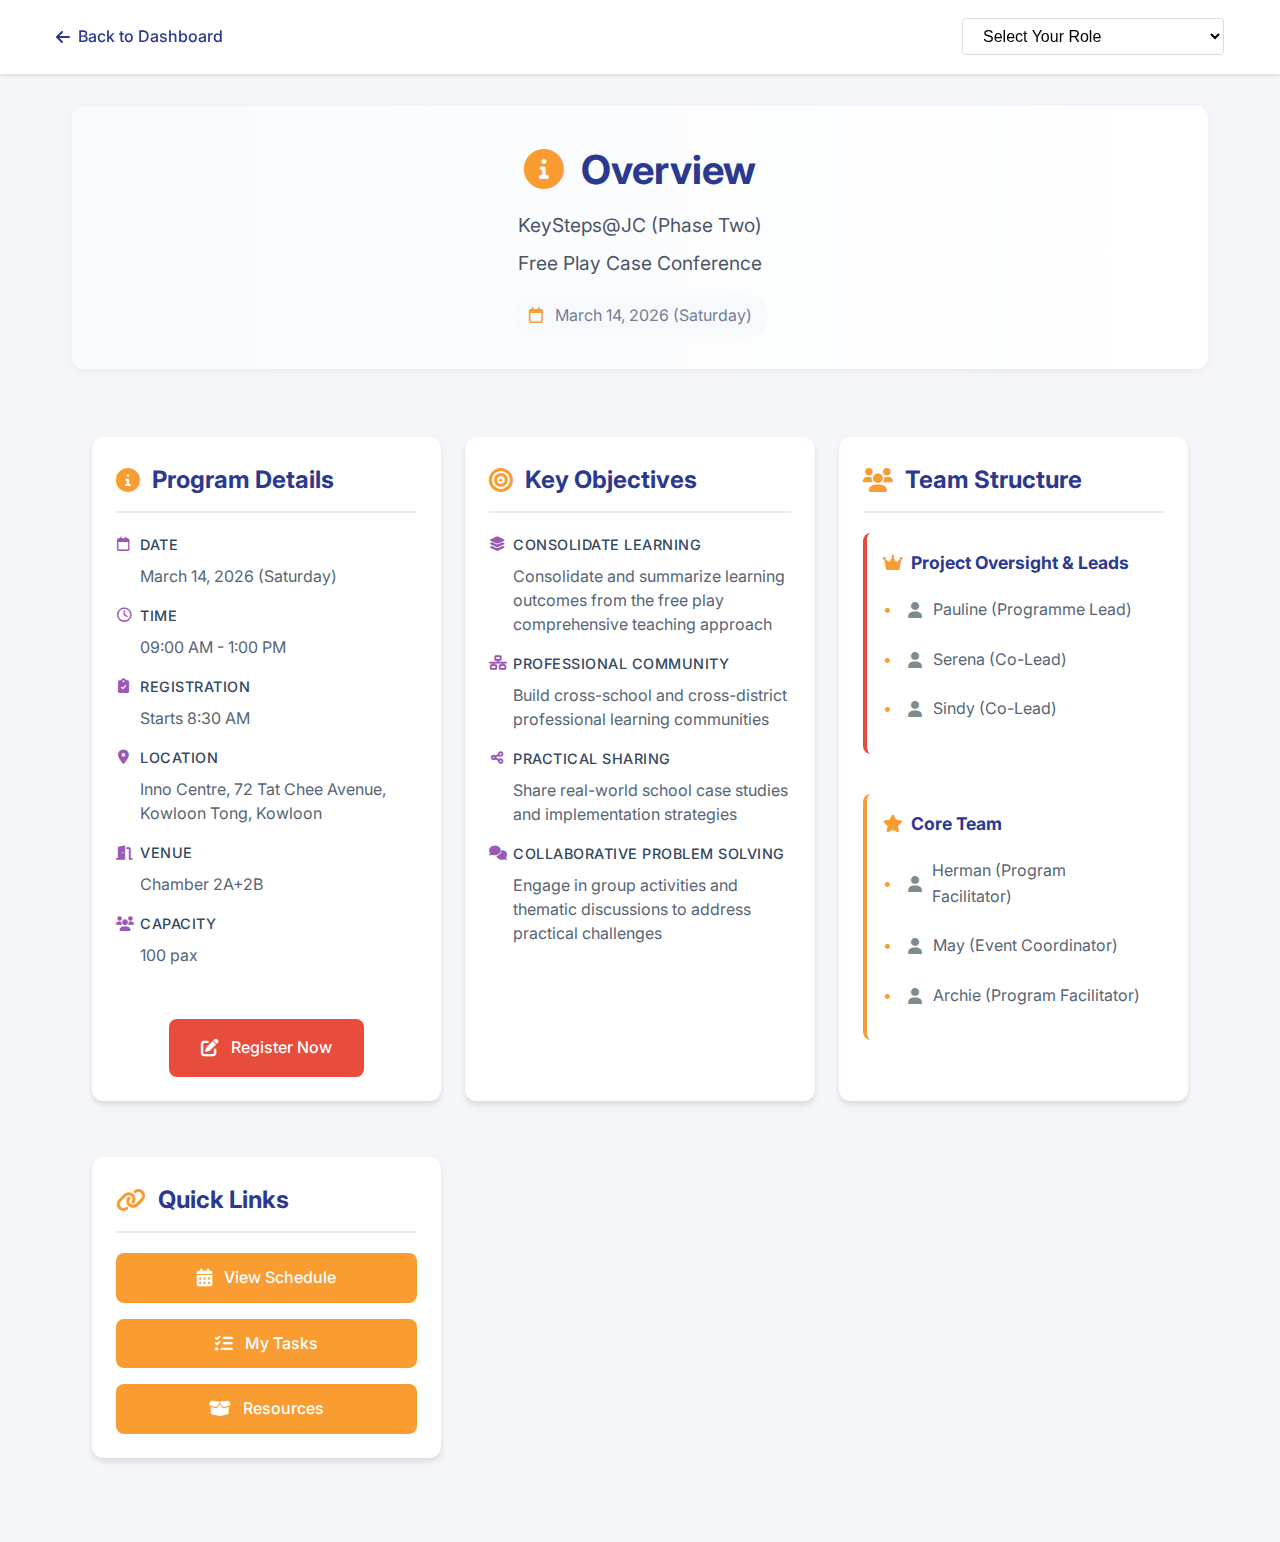
<file: pages/overview.html>
<!DOCTYPE html>
<html lang="en">
<head>
    <meta charset="UTF-8">
    <meta name="viewport" content="width=device-width, initial-scale=1.0">
    <title>Overview - Free Play Case Conference</title>
    <link rel="stylesheet" href="../styles/styles.css">
    <link href="https://fonts.googleapis.com/css2?family=Inter:wght@300;400;500;600&display=swap" rel="stylesheet">
    <link href="https://cdnjs.cloudflare.com/ajax/libs/font-awesome/6.0.0/css/all.min.css" rel="stylesheet">
    <style>
        .overview-content {
            display: grid;
            grid-template-columns: repeat(auto-fit, minmax(300px, 1fr));
            gap: 24px;
            padding: 20px;
            max-width: 1400px;
            margin: 0 auto;
        }

        .info-card {
            background: white;
            border-radius: 12px;
            padding: 24px;
            box-shadow: 0 4px 6px rgba(0, 0, 0, 0.1);
            transition: transform 0.2s ease, box-shadow 0.2s ease;
        }

        .info-card:hover {
            transform: translateY(-2px);
            box-shadow: 0 6px 12px rgba(0, 0, 0, 0.15);
        }

        .info-card h2 {
            color: #2b3990;
            font-size: 1.5rem;
            margin-bottom: 20px;
            padding-bottom: 12px;
            border-bottom: 2px solid #e9ecef;
            display: flex;
            align-items: center;
            gap: 12px;
        }

        .info-card h2 i {
            color: #f99d33;
        }

        .details-grid {
            display: grid;
            gap: 16px;
        }

        .detail-item {
            display: grid;
            gap: 8px;
        }

        .detail-item strong {
            color: #34495e;
            font-weight: 500;
            display: flex;
            align-items: center;
            gap: 8px;
        }

        .detail-item strong i {
            color: #9b59b6;
            width: 16px;
            text-align: center;
        }

        .detail-item span {
            color: #576574;
            line-height: 1.5;
            padding-left: 24px;
        }

        .team-grid {
            display: grid;
            gap: 24px;
        }

        .team-member {
            background: #ffffff;
            border-radius: 8px;
            padding: 16px;
            margin-bottom: 16px;
            border-left: 4px solid #f99d33;
        }

        .team-member h3 {
            color: #2b3990;
            font-size: 1.1rem;
            margin-bottom: 12px;
            display: flex;
            align-items: center;
            gap: 8px;
        }

        .team-member h3 i {
            color: #f99d33;
        }

        .team-member ul {
            list-style: none;
            padding: 0;
            margin: 0 0 0 24px;
        }

        .team-member li {
            color: #576574;
            padding: 8px 0;
            display: flex;
            align-items: center;
            gap: 10px;
        }

        .team-member li i {
            color: #7f8c8d;
            width: 16px;
            text-align: center;
        }

        .team-member.oversight {
            border-left-color: #e74c3c;
        }

        .team-member.core {
            border-left-color: #f99d33;
        }

        .team-member.operations {
            border-left-color: #2ecc71;
        }

        .quick-links {
            display: grid;
            grid-template-columns: repeat(auto-fit, minmax(200px, 1fr));
            gap: 16px;
        }

        .link-button {
            display: flex;
            align-items: center;
            justify-content: center;
            gap: 12px;
            background: #f99d33;
            color: white;
            padding: 12px 24px;
            border-radius: 8px;
            text-decoration: none;
            font-weight: 500;
            transition: all 0.2s ease;
        }

        .link-button:hover {
            background: #e88d22;
            transform: translateY(-2px);
        }

        .link-button.registration {
            background: #e74c3c;
            margin-top: 20px;
        }

        .link-button.registration:hover {
            background: #c0392b;
        }

        .link-button i {
            font-size: 1.1em;
        }

        @media (max-width: 768px) {
            .overview-content {
                grid-template-columns: 1fr;
                padding: 16px;
            }

            .quick-links {
                grid-template-columns: 1fr;
            }
        }
    </style>
</head>
<body>
    <header>
        <nav class="nav-wrapper">
            <a href="../index.html" class="back-button">
                <i class="fas fa-arrow-left"></i> Back to Dashboard
            </a>
            <div class="person-selector">
                <select id="roleSelect">
                    <option value="">Select Your Role</option>
                </select>
            </div>
        </nav>
    </header>

    <main class="content-wrapper">
        <section class="page-header">
            <h1><i class="fas fa-info-circle"></i> Overview</h1>
            <p class="subtitle">KeySteps@JC (Phase Two)</p>
            <p class="subtitle">Free Play Case Conference</p>
            <div class="date-info"><i class="far fa-calendar"></i> March 14, 2026 (Saturday)</div>
        </section>

        <section class="overview-content">
            <div class="info-card">
                <h2><i class="fas fa-info-circle"></i> Program Details</h2>
                <div class="details-grid">
                    <div class="detail-item">
                        <strong><i class="far fa-calendar"></i> Date</strong>
                        <span>March 14, 2026 (Saturday)</span>
                    </div>
                    <div class="detail-item">
                        <strong><i class="far fa-clock"></i> Time</strong>
                        <span>09:00 AM - 1:00 PM</span>
                    </div>
                    <div class="detail-item">
                        <strong><i class="fas fa-clipboard-check"></i> Registration</strong>
                        <span>Starts 8:30 AM</span>
                    </div>
                    <div class="detail-item">
                        <strong><i class="fas fa-map-marker-alt"></i> Location</strong>
                        <span>Inno Centre, 72 Tat Chee Avenue, Kowloon Tong, Kowloon</span>
                    </div>
                    <div class="detail-item">
                        <strong><i class="fas fa-door-open"></i> Venue</strong>
                        <span>Chamber 2A+2B</span>
                    </div>
                    <div class="detail-item">
                        <strong><i class="fas fa-users"></i> Capacity</strong>
                        <span>100 pax</span>
                    </div>
                </div>
                <div class="registration-button">
                    <a href="https://forms.gle/KKMLgs8jZ4DmUxGs9" 
                       target="_blank" 
                       class="link-button registration">
                        <i class="fas fa-edit"></i> Register Now
                    </a>
                </div>
            </div>

            <div class="info-card">
                <h2><i class="fas fa-bullseye"></i> Key Objectives</h2>
                
                
                
                
                
                <div class="details-grid">
                    <div class="detail-item">
                        <strong><i class="fas fa-layer-group"></i> Consolidate Learning</strong>
                        <span>Consolidate and summarize learning outcomes from the free play comprehensive teaching approach</span>
                    </div>
                    <div class="detail-item">
                        <strong><i class="fas fa-network-wired"></i> Professional Community</strong>
                        <span>Build cross-school and cross-district professional learning communities</span>
                    </div>
                    <div class="detail-item">
                        <strong><i class="fas fa-share-alt"></i> Practical Sharing</strong>
                        <span>Share real-world school case studies and implementation strategies</span>
                    </div>
                    <div class="detail-item">
                        <strong><i class="fas fa-comments"></i> Collaborative Problem Solving</strong>
                        <span>Engage in group activities and thematic discussions to address practical challenges</span>
                    </div>
                </div>
</div>
</div>
</div>
</div>
</div>
            </div>

            <div class="info-card">
                <h2><i class="fas fa-users"></i> Team Structure</h2>
                <div class="team-grid">
<div class="team-member oversight">
<h3><i class="fas fa-crown"></i> Project Oversight & Leads</h3><ul>
<li><i class="fas fa-user"></i> Pauline (Programme Lead)</li>
<li><i class="fas fa-user"></i> Serena (Co-Lead)</li>
<li><i class="fas fa-user"></i> Sindy (Co-Lead)</li>
</ul></div>
<div class="team-member core">
<h3><i class="fas fa-star"></i> Core Team</h3><ul>
<li><i class="fas fa-user"></i> Herman (Program Facilitator)</li>
<li><i class="fas fa-user"></i> May (Event Coordinator)</li>
<li><i class="fas fa-user"></i> Archie (Program Facilitator)</li>
</ul></div>
</div>
</div>
</div>
</div>
</div>
</div>
</div>
</div>
</div>
</div>
</div>
</div>
</div>
</div>
                </div>
            </div>

            <div class="info-card">
                <h2><i class="fas fa-link"></i> Quick Links</h2>
                <div class="quick-links">
                    <a href="schedule.html" class="link-button">
                        <i class="fas fa-calendar-alt"></i> View Schedule
                    </a>
                    <a href="tasks.html" class="link-button">
                        <i class="fas fa-tasks"></i> My Tasks
                    </a>
                    <a href="resources.html" class="link-button">
                        <i class="fas fa-box-open"></i> Resources
                    </a>
                </div>
            </div>
        </section>
    </main>

    <script>
        document.addEventListener('DOMContentLoaded', async function() {
            const roleSelect = document.getElementById('roleSelect');
            
            try {
                const response = await fetch('../data/roles.json');
                const data = await response.json();
                
                roleSelect.innerHTML = '<option value="">Select Your Role</option>';
                
                data.roles.forEach(role => {
                    const option = document.createElement('option');
                    option.value = role.id;
                    option.textContent = `${role.name}${role.title ? ` (${role.title})` : ''}`;
                    roleSelect.appendChild(option);
                });
                
                const savedRole = localStorage.getItem('selectedRole');
                if (savedRole) {
                    roleSelect.value = savedRole;
                }
            } catch (error) {
                console.error('Error loading roles:', error);
            }

            roleSelect.addEventListener('change', function() {
                const selectedRole = this.value;
                localStorage.setItem('selectedRole', selectedRole);
            });
        });
    </script>
</body>
</html>
</file>
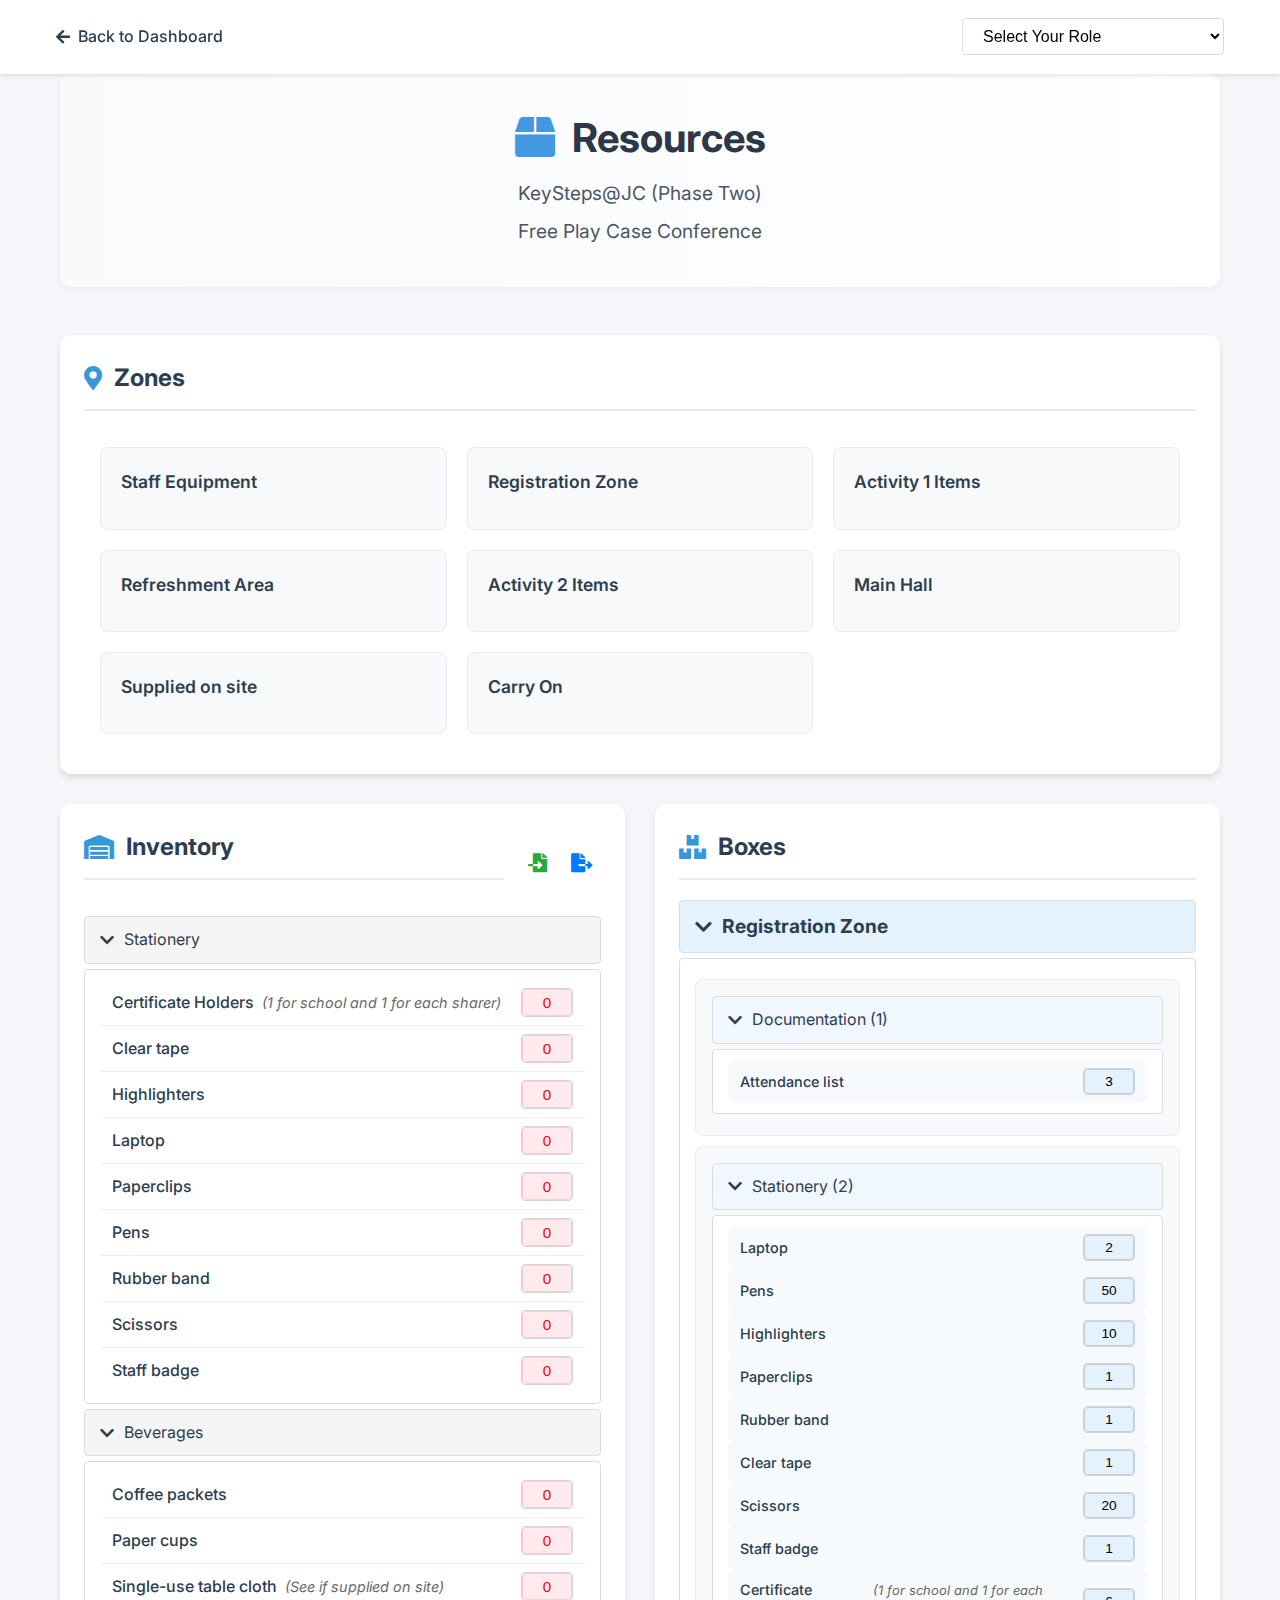
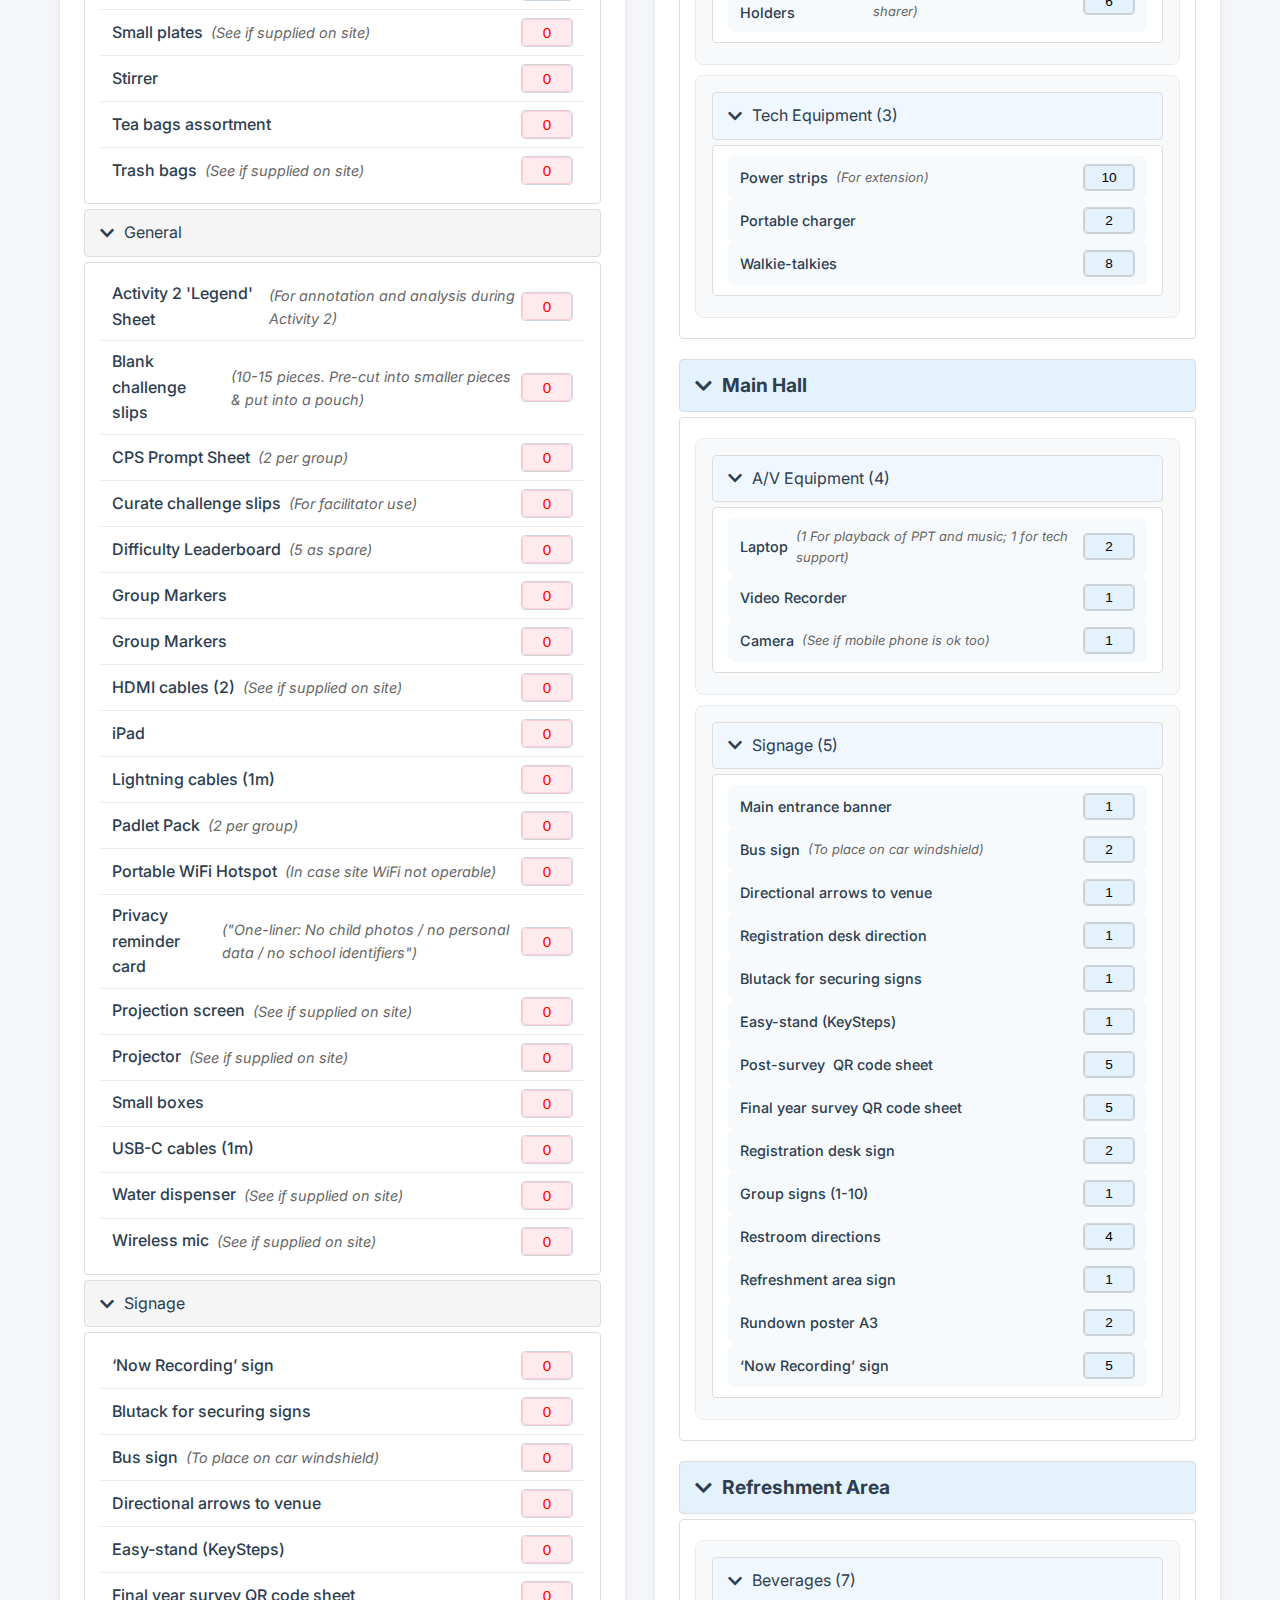
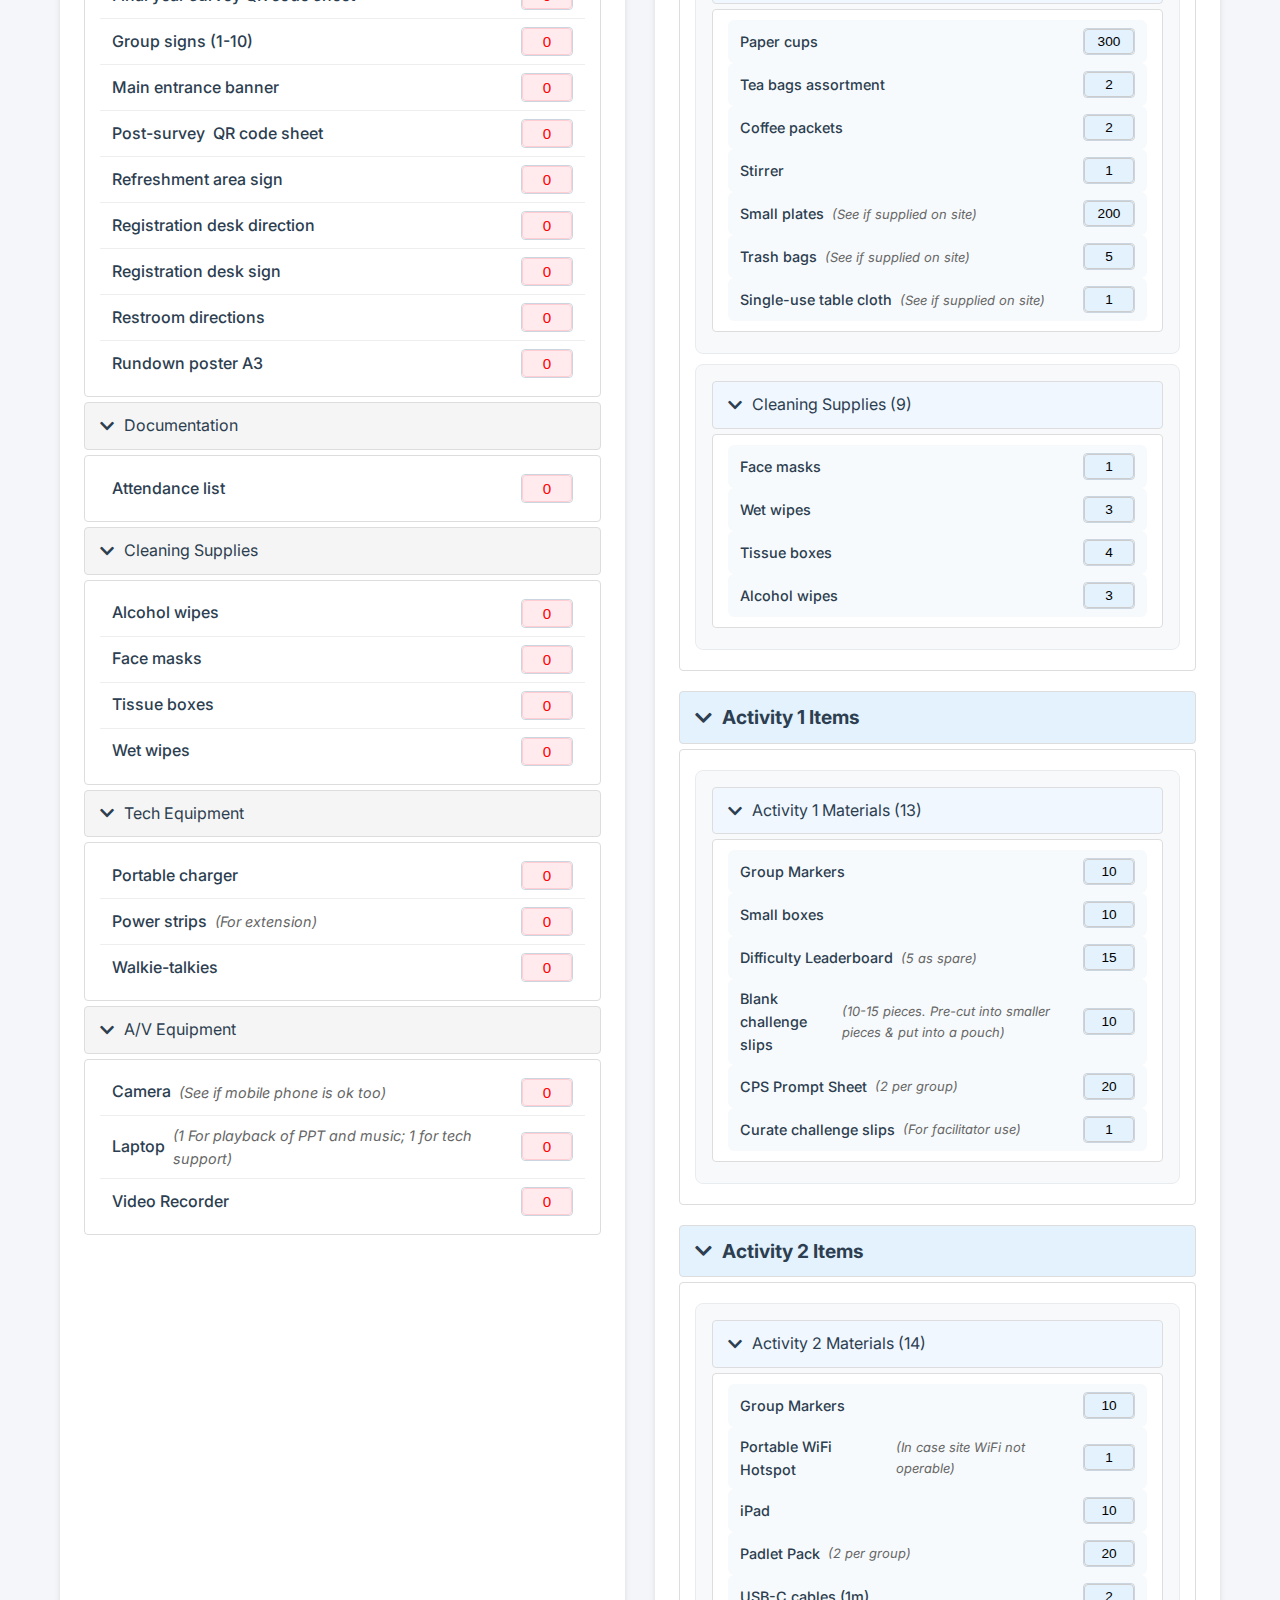
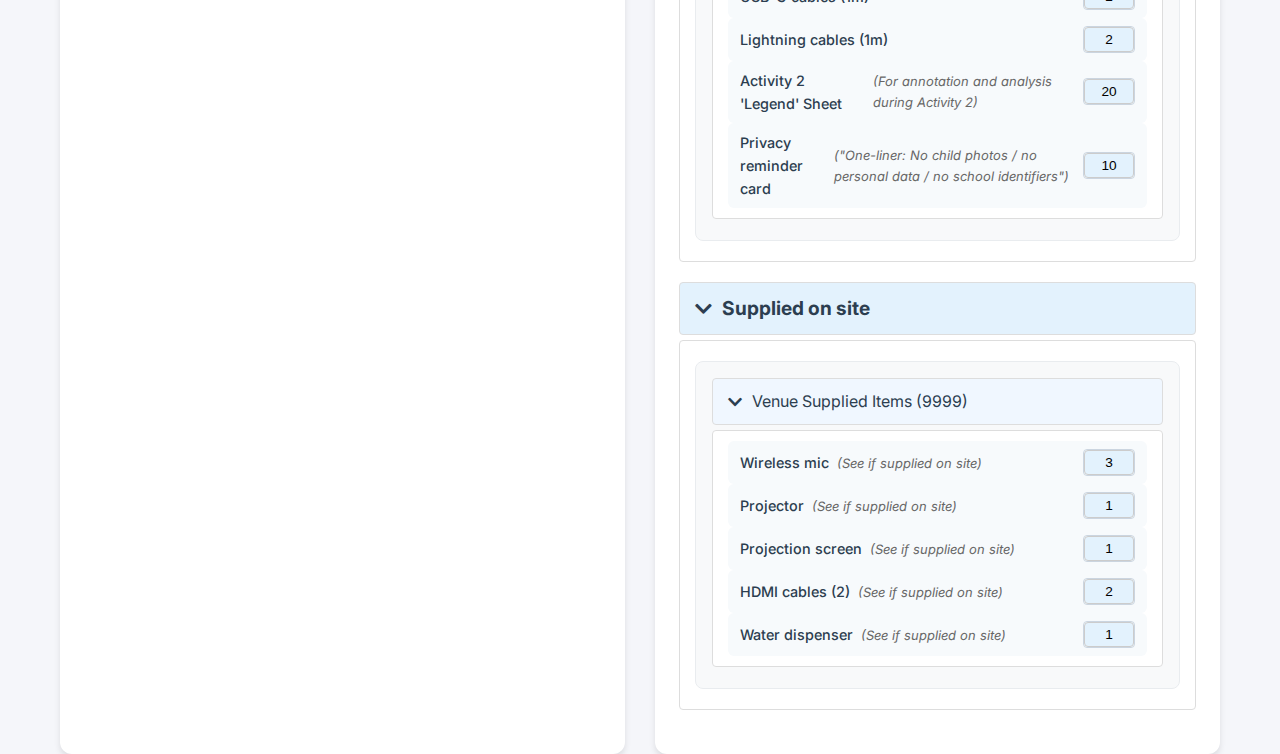
<file: pages/resources.html>
<!DOCTYPE html>
<html lang="en">
<head>
    <meta charset="UTF-8">
    <meta name="viewport" content="width=device-width, initial-scale=1.0">
    <title>Resources - Free Play Case Conference</title>
    <link rel="stylesheet" href="../styles/styles.css">
    <link rel="stylesheet" href="../styles/resources.css">
    <link href="https://fonts.googleapis.com/css2?family=Inter:wght@300;400;500;600&display=swap" rel="stylesheet">
    <link rel="stylesheet" href="https://cdnjs.cloudflare.com/ajax/libs/font-awesome/5.15.4/css/all.min.css">
</head>
<body>
    <header>
        <nav class="nav-wrapper">
            <a href="../index.html" class="back-button">
                <i class="fas fa-arrow-left"></i> Back to Dashboard
            </a>
            <div class="nav-right">
                <div class="person-selector">
                    <select id="roleSelect">
                        <option value="">Select Your Role</option>
                    </select>
                </div>
            </div>
        </nav>
    </header>

    <main class="content-wrapper">
        <section class="page-header">
            <h1><i class="fas fa-box"></i> Resources</h1>
            <p class="subtitle">KeySteps@JC (Phase Two)</p>
            <p class="subtitle">Free Play Case Conference</p>
        </section>

        <div class="content full-width">
            <div class="section">
                <h2><i class="fas fa-map-marker-alt"></i> Zones</h2>
                <div id="zones-list"></div>
            </div>
        </div>

        <div class="content two-columns">
            <div class="section">
                <div class="section-header">
                    <h2><i class="fas fa-warehouse"></i> Inventory</h2>
                    <div class="import-export-buttons">
                        <input type="file" id="csvFileInput" accept=".csv" style="display: none" onchange="resourceManager.importFromCSV(event)">
                        <button onclick="document.getElementById('csvFileInput').click()" class="icon-btn import-btn" title="Import CSV">
                            <i class="fas fa-file-import"></i>
                        </button>
                        <button onclick="resourceManager.exportToCSV()" class="icon-btn export-btn" title="Export CSV">
                            <i class="fas fa-file-export"></i>
                        </button>
                    </div>
                </div>
                <div id="inventory-list"></div>
            </div>

            <div class="section">
                <h2><i class="fas fa-boxes"></i> Boxes</h2>
                <div id="boxes-list"></div>
            </div>
        </div>
    </main>

    <script src="../scripts/resources.js"></script>
</body>
</html>
</file>
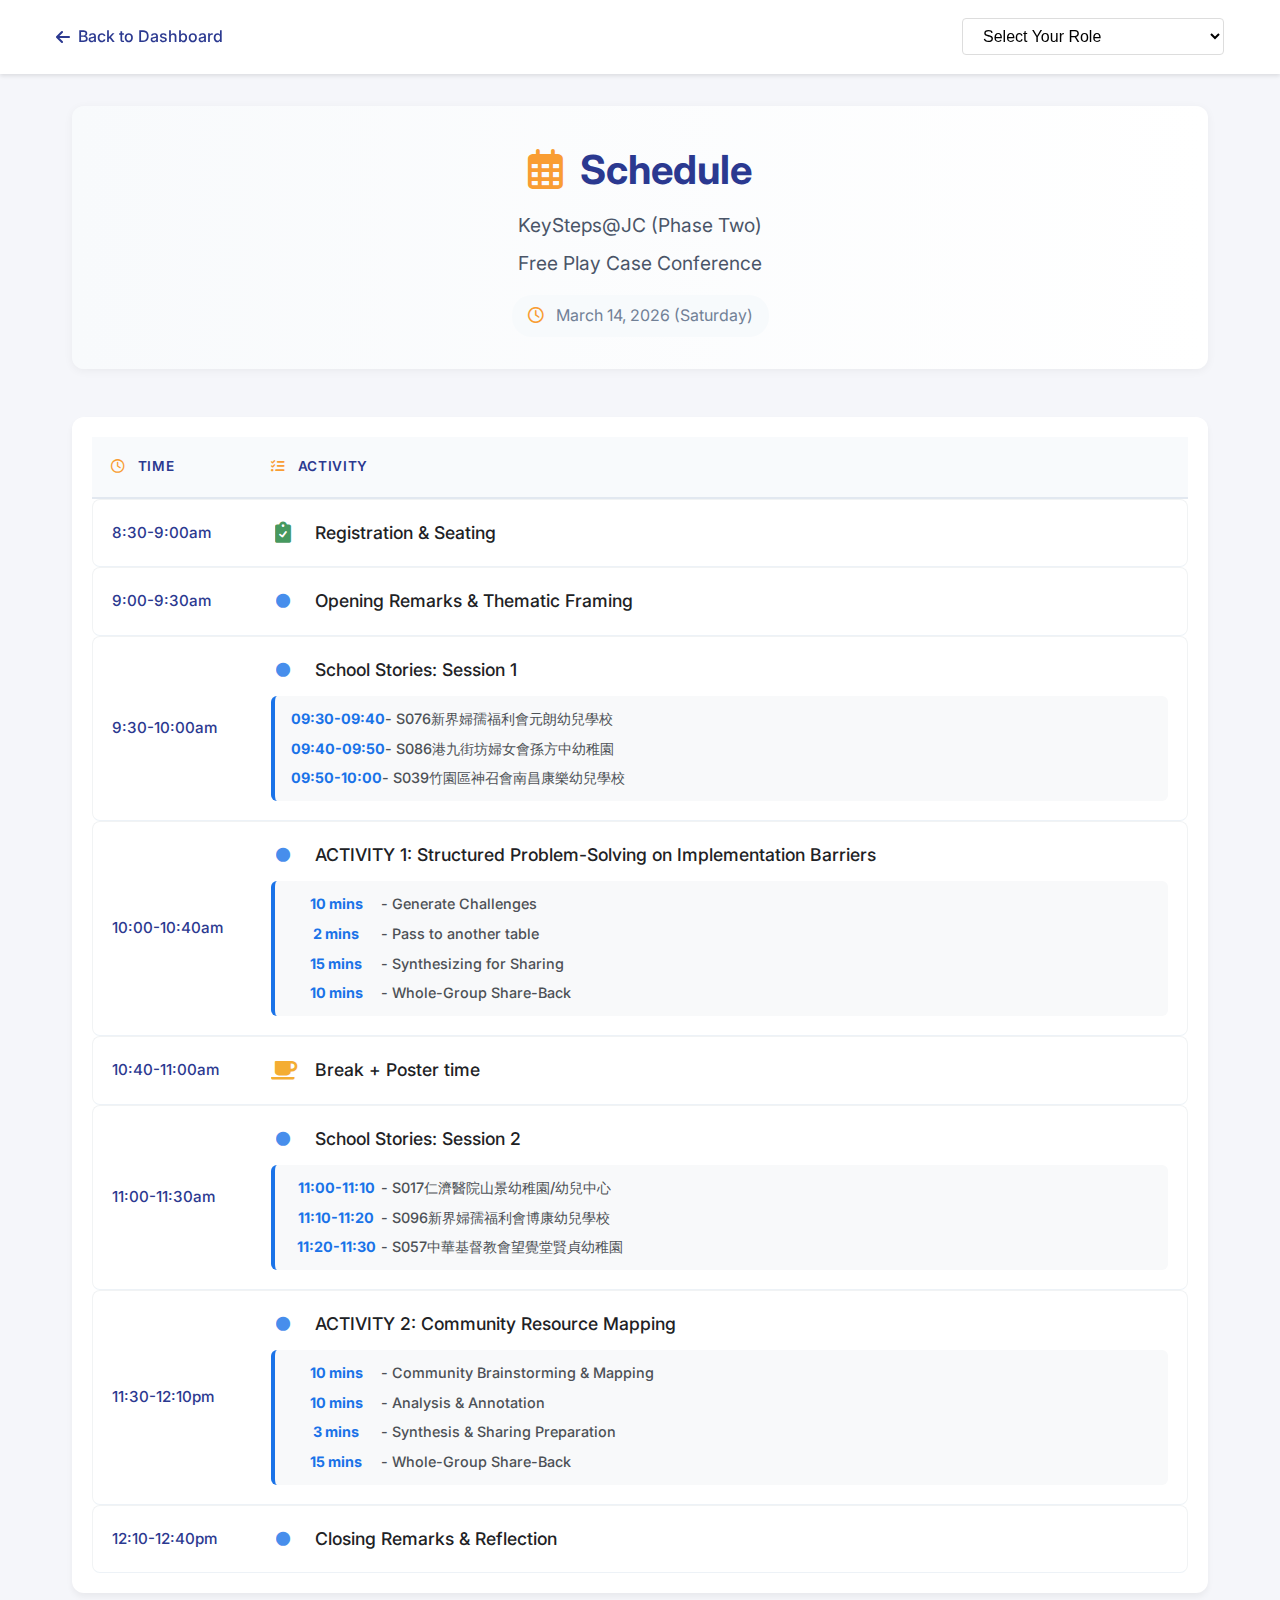
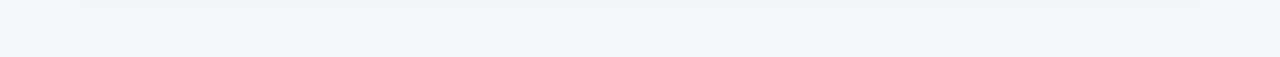
<file: pages/schedule.html>
<!DOCTYPE html>
<html lang="en">
<head>
    <meta charset="UTF-8">
    <meta name="viewport" content="width=device-width, initial-scale=1.0">
    <title>Schedule - Free Play Case Conference</title>
    <link rel="stylesheet" href="../styles/styles.css">
    <link href="https://fonts.googleapis.com/css2?family=Inter:wght@300;400;500;600&display=swap" rel="stylesheet">
    <link href="https://cdnjs.cloudflare.com/ajax/libs/font-awesome/6.0.0/css/all.min.css" rel="stylesheet">
    <style>
        .schedule-table {
            background: #ffffff;
            border-radius: 12px;
            box-shadow: 0 4px 6px rgba(0, 0, 0, 0.05);
            padding: 20px;
            margin-top: 20px;
        }
        table {
            width: 100%;
            border-collapse: separate;
            border-spacing: 0 12px;
        }
        th {
            text-align: left;
            padding: 0 20px 10px 20px;
            color: #5f6368;
            font-weight: 600;
            font-size: 0.95em;
            text-transform: uppercase;
            letter-spacing: 0.5px;
            border-bottom: 2px solid #f1f3f4;
        }
        tbody tr {
            background: #ffffff;
            transition: all 0.2s ease;
        }
        tbody tr:hover {
            transform: translateY(-2px);
            box-shadow: 0 4px 12px rgba(0, 0, 0, 0.08);
            border-radius: 8px;
        }
        tbody td {
            padding: 20px;
            background: #ffffff;
            border-top: 1px solid #f1f3f4;
            border-bottom: 1px solid #f1f3f4;
        }
        tbody td:first-child {
            border-left: 1px solid #f1f3f4;
            border-radius: 8px 0 0 8px;
            width: 160px;
            color: #1a73e8;
            font-weight: 600;
            font-size: 0.95em;
            white-space: nowrap;
        }
        tbody td:last-child {
            border-right: 1px solid #f1f3f4;
            border-radius: 0 8px 8px 0;
        }
        .activity-title {
            font-size: 1.1em;
            font-weight: 500;
            color: #202124;
            display: flex;
            align-items: center;
            gap: 12px;
        }
        .activity-title i {
            font-size: 1.2em;
            color: #1a73e8;
            width: 24px;
            text-align: center;
        }
        .activity-details {
            margin-top: 12px;
            padding: 12px 16px;
            background: #f8f9fa;
            border-radius: 6px;
            border-left: 4px solid #1a73e8;
            font-size: 0.9em;
            color: #4d5156;
        }
        .activity-step {
            display: flex;
            margin-bottom: 8px;
            line-height: 1.5;
        }
        .activity-step:last-child {
            margin-bottom: 0;
        }
        .activity-step strong {
            color: #1a73e8;
            min-width: 90px;
            display: inline-block;
        }
        
        /* Icon color overrides for specific activities */
        .activity-title i.fa-coffee { color: #f29900; }
        .activity-title i.fa-clipboard-check { color: #188038; }
        .activity-title i.fa-circle { font-size: 0.8em; color: #1a73e8; }
        
        @media (max-width: 768px) {
            tbody td {
                display: block;
                width: 100% !important;
                border: none !important;
                padding: 12px 20px;
            }
            tbody td:first-child {
                padding-bottom: 0;
                color: #5f6368;
                font-size: 0.85em;
            }
            tbody tr {
                display: block;
                border: 1px solid #f1f3f4;
                border-radius: 8px;
                margin-bottom: 12px;
            }
            thead {
                display: none;
            }
        }
    </style>
</head>
<body>
    <header>
        <nav class="nav-wrapper">
            <a href="../index.html" class="back-button">
                <i class="fas fa-arrow-left"></i> Back to Dashboard
            </a>
            <div class="person-selector">
                <select id="roleSelect" title="Select your role">
                    <option value="">Select Your Role</option>
                </select>
            </div>
        </nav>
    </header>

    <main class="content-wrapper">
        <section class="page-header">
            <h1><i class="far fa-calendar-alt"></i> Schedule</h1>
            <p class="subtitle">KeySteps@JC (Phase Two)</p>
            <p class="subtitle">Free Play Case Conference</p>
            <div class="date-info"><i class="far fa-clock"></i> March 14, 2026 (Saturday)</div>
        </section>

        <section class="schedule-table">
            <table>
                <thead>
                    <tr>
                        <th><i class="far fa-clock"></i> Time</th>
                        <th><i class="fas fa-tasks"></i> Activity</th>
                        
                    </tr>
                </thead>
                <tbody>
                    <tr>
                        <td>8:30-9:00am</td>
                        <td>
                            <div class="activity-title"><i class="fas fa-clipboard-check"></i> Registration & Seating</div>
                            
                        </td>
                    </tr>
                    <tr>
                        <td>9:00-9:30am</td>
                        <td>
                            <div class="activity-title"><i class="fas fa-circle"></i> Opening Remarks & Thematic Framing</div>
                            
                        </td>
                    </tr>
                    <tr>
                        <td>9:30-10:00am</td>
                        <td>
                            <div class="activity-title"><i class="fas fa-circle"></i> School Stories: Session 1</div>
                            <div class="activity-details">
                <div class="activity-step"><strong>09:30-09:40</strong> - S076新界婦孺福利會元朗幼兒學校</div>
                <div class="activity-step"><strong>09:40-09:50</strong> - S086港九街坊婦女會孫方中幼稚園</div>
                <div class="activity-step"><strong>09:50-10:00</strong> - S039竹園區神召會南昌康樂幼兒學校</div>
            </div>
                        </td>
                    </tr>
                    <tr>
                        <td>10:00-10:40am</td>
                        <td>
                            <div class="activity-title"><i class="fas fa-circle"></i> ACTIVITY 1: Structured Problem-Solving on Implementation Barriers</div>
                            <div class="activity-details"><div class="activity-step"><strong>10 mins</strong> - Generate Challenges</div><div class="activity-step"><strong>2 mins</strong> - Pass to another table</div><div class="activity-step"><strong>15 mins</strong> - Synthesizing for Sharing</div><div class="activity-step"><strong>10 mins</strong> - Whole-Group Share-Back</div></div>
                        </td>
                    </tr>
                    <tr>
                        <td>10:40-11:00am</td>
                        <td>
                            <div class="activity-title"><i class="fas fa-coffee"></i> Break + Poster time</div>
                            
                        </td>
                    </tr>
                    <tr>
                        <td>11:00-11:30am</td>
                        <td>
                            <div class="activity-title"><i class="fas fa-circle"></i> School Stories: Session 2</div>
                            <div class="activity-details">
                <div class="activity-step"><strong>11:00-11:10</strong> - S017仁濟醫院山景幼稚園/幼兒中心</div>
                <div class="activity-step"><strong>11:10-11:20</strong> - S096新界婦孺福利會博康幼兒學校</div>
                <div class="activity-step"><strong>11:20-11:30</strong> - S057中華基督教會望覺堂賢貞幼稚園</div>
            </div>
                        </td>
                    </tr>
                    <tr>
                        <td>11:30-12:10pm</td>
                        <td>
                            <div class="activity-title"><i class="fas fa-circle"></i> ACTIVITY 2: Community Resource Mapping</div>
                            <div class="activity-details"><div class="activity-step"><strong>10 mins</strong> - Community Brainstorming & Mapping</div><div class="activity-step"><strong>10 mins</strong> - Analysis & Annotation</div><div class="activity-step"><strong>3 mins</strong> - Synthesis & Sharing Preparation</div><div class="activity-step"><strong>15 mins</strong> - Whole-Group Share-Back</div></div>
                        </td>
                    </tr>
                    <tr>
                        <td>12:10-12:40pm</td>
                        <td>
                            <div class="activity-title"><i class="fas fa-circle"></i> Closing Remarks & Reflection</div>
                            
                        </td>
                    </tr>
</tbody>
            </table>
        </section>
    </main>

    <script>
        document.addEventListener('DOMContentLoaded', async function() {
            const roleSelect = document.getElementById('roleSelect');
            
            // Load roles from JSON
            try {
                const response = await fetch('../data/roles.json');
                const data = await response.json();
                
                // Clear existing options except the default one
                roleSelect.innerHTML = '<option value="">Select Your Role</option>';
                
                // Add roles from JSON
                data.roles.forEach(role => {
                    const option = document.createElement('option');
                    option.value = role.id;
                    option.textContent = `${role.name}${role.title ? ` (${role.title})` : ''}`;
                    roleSelect.appendChild(option);
                });
                
                // Load saved role from localStorage
                const savedRole = localStorage.getItem('selectedRole');
                if (savedRole) {
                    roleSelect.value = savedRole;
                }
            } catch (error) {
                console.error('Error loading roles:', error);
            }

            // Role selection handler
            roleSelect.addEventListener('change', function() {
                const selectedRole = this.value;
                localStorage.setItem('selectedRole', selectedRole);
            });
        });
    </script>
</body>
</html>
</file>
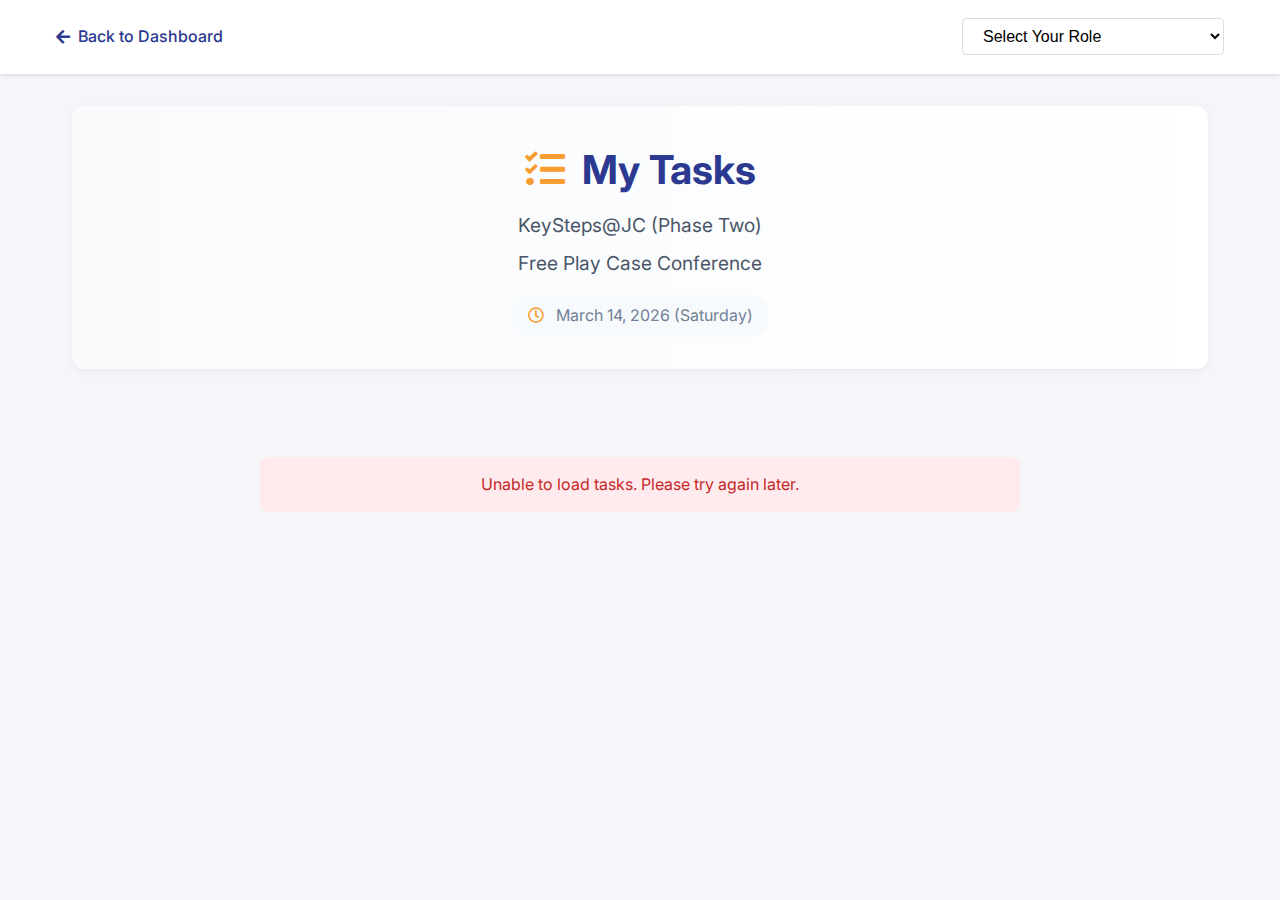
<file: pages/tasks.html>
<!DOCTYPE html>
<html lang="en">
<head>
    <meta charset="UTF-8">
    <meta name="viewport" content="width=device-width, initial-scale=1.0">
    <title>My Tasks - Free Play Case Conference</title>
    <link rel="stylesheet" href="../styles/styles.css">
    <link rel="stylesheet" href="https://cdnjs.cloudflare.com/ajax/libs/font-awesome/5.15.4/css/all.min.css">
    <link href="https://fonts.googleapis.com/css2?family=Inter:wght@300;400;500;600&display=swap" rel="stylesheet">
    <style>
        .timeline-section {
            margin-bottom: 30px;
            background: white;
            border-radius: 8px;
            padding: 20px;
            box-shadow: 0 2px 4px rgba(0,0,0,0.1);
            width: 100%;
            max-width: 100%;
            overflow-x: hidden;
        }
        .timeline-section h3 {
            color: #1a73e8;  /* Google Blue */
            margin-bottom: 15px;
            padding-bottom: 10px;
            border-bottom: 2px solid #e8f0fe;
            font-size: 1.3em;
            font-weight: 600;
        }
        .timeline-subsection {
            margin-left: 20px;
            margin-bottom: 20px;
        }
        .timeline-subsection h4 {
            color: #188038;  /* Google Green */
            margin-bottom: 10px;
            font-size: 1.1em;
            font-weight: 500;
            padding-bottom: 5px;
            border-bottom: 1px solid #e6f4ea;
        }
        .task-item {
            display: grid;
            grid-template-columns: minmax(200px, 1fr) 100px 100px;
            align-items: center;
            margin-bottom: 8px;
            padding: 8px 12px;
            border-radius: 4px;
            min-height: 32px;
            gap: 12px;
            transition: background-color 0.2s;
        }
        .task-item:hover {
            background-color: #f8f9fa;
        }
        .task-text {
            display: flex;
            align-items: center;
            min-width: 0;
            padding-right: 8px;
        }
        .task-checkbox {
            margin-right: 8px;
            flex-shrink: 0;
        }
        .task-time {
            color: #666;
            font-size: 0.9em;
            text-align: center;
            justify-self: center;
            width: 100px;
            flex-shrink: 0;
        }
        .task-tag {
            display: inline-block;
            background: #e8f0fe;
            padding: 2px 8px;
            border-radius: 12px;
            font-size: 0.85em;
            color: #1967d2;
            justify-self: end;
            flex-shrink: 0;
            width: 100px;
            text-align: center;
            white-space: nowrap;
            overflow: hidden;
            text-overflow: ellipsis;
        }
        .task-role {
            display: inline-block;
            margin-left: 8px;
            font-size: 0.9em;
            color: #1967d2;  /* Darker Google Blue */
            font-weight: 500;
        }
        .info-message {
            background: #e3f2fd;
            color: #1565c0;
            padding: 15px;
            border-radius: 8px;
            text-align: center;
            margin: 20px 0;
        }
        .error-message {
            background: #ffebee;
            color: #c62828;
            padding: 15px;
            border-radius: 8px;
            text-align: center;
            margin: 20px 0;
        }
        .time-group {
            margin-left: 20px;
            margin-bottom: 15px;
        }
        .time-group h5 {
            color: #c5221f;  /* Google Red */
            font-size: 0.95em;
            margin: 8px 0;
            padding-bottom: 4px;
            font-weight: 500;
            border-bottom: 1px dashed #fce8e6;
        }
        /* Debug Panel Styles */
        #debugPanel {
            position: fixed;
            bottom: 20px;
            right: 20px;
            background: #f8f9fa;
            border: 1px solid #dee2e6;
            border-radius: 8px;
            padding: 15px;
            max-width: 400px;
            box-shadow: 0 2px 4px rgba(0,0,0,0.1);
            z-index: 1000;
            display: none;
        }
        #debugPanel.visible {
            display: block;
        }
        #jsonDisplay {
            background: #fff;
            border: 1px solid #ced4da;
            border-radius: 4px;
            padding: 10px;
            margin-top: 10px;
            max-height: 300px;
            overflow-y: auto;
            font-family: monospace;
            white-space: pre-wrap;
        }
        .debug-controls {
            margin-bottom: 10px;
            display: flex;
            gap: 10px;
        }
    </style>
</head>
<body>
    <header>
        <nav class="nav-wrapper">
            <a href="../index.html" class="back-button">
                <i class="fas fa-arrow-left"></i> Back to Dashboard
            </a>
            <div class="person-selector">
                <select id="roleSelect">
                    <option value=\'\'>Select Your Role</option>
                </select>
            </div>
        </nav>
    </header>

    <main class="content-wrapper">
        <section class="page-header">
            <h1><i class="fas fa-tasks"></i> My Tasks</h1>
            <p class="subtitle">KeySteps@JC (Phase Two)</p>
            <p class="subtitle">Free Play Case Conference</p>
            <div class="date-info"><i class="far fa-clock"></i> March 14, 2026 (Saturday)</div>
        </section>

        <div class="main-content">
            <div id="tasksContainer" class="tasks-container">
            </div>
        </div>
    </main>

    <script>
        document.addEventListener('DOMContentLoaded', async function() {
            const roleSelect = document.getElementById('roleSelect');
            
            // Load roles from JSON
            try {
                const response = await fetch('../data/roles.json?v=' + new Date().getTime());
                const data = await response.json();
                
                // Clear existing options except the default one
                roleSelect.innerHTML = '<option value="">Select Your Role</option>';
                
                // Add roles from JSON
                data.roles.forEach(role => {
                    const option = document.createElement('option');
                    option.value = role.id;
                    option.textContent = `${role.name}${role.title ? ` (${role.title})` : ''}`;
                    roleSelect.appendChild(option);
                });
                
                // Load saved role from localStorage
                const savedRole = localStorage.getItem('selectedRole');
                if (savedRole) {
                    roleSelect.value = savedRole;
                }
                // Load tasks based on current selection (including empty for combined view)
                loadTasksForRole(roleSelect.value);
            } catch (error) {
                console.error('Error loading roles:', error);
            }

            // Role selection handler
            roleSelect.addEventListener('change', function() {
                const selectedRole = this.value;
                localStorage.setItem('selectedRole', selectedRole);
                loadTasksForRole(selectedRole);
            });
        });

        // Function to load tasks from JSON file
        async function loadTasksForRole(role) {
            const tasksContainer = document.getElementById('tasksContainer');
            tasksContainer.innerHTML = '';

            if (!role) {
                // Load all roles when "Select Your Role" is chosen
                const roles = ["pauline", "serena", "sindy", "herman", "may", "archie", "alvin", "winnie", "yasmin", "vincent", "kaka", "jane", "jady", "dickson"];
                
                try {
                    const allTasks = await Promise.all(roles.map(async (roleId) => {
                        try {
                            const response = await fetch(`../data/tasks/${roleId}.json`);
                            if (!response.ok) return null;
                            const data = await response.json();
                            return { roleId, ...data };
                        } catch (error) {
                            console.warn(`Error loading tasks for ${roleId}:`, error);
                            return null;
                        }
                    }));

                    // Filter out failed loads
                    const validTasks = allTasks.filter(taskData => taskData !== null);
                    
                    // Create a unified task structure by category
                    const tasksByCategory = {
                        'pre-event': {},
                        'transport-arrival': {},
                        'site-setup': {},
                        'event-support': {},
                        'post-event': {},
                        'transport-departure': []
                    };

                    // Process each role's tasks
                    validTasks.forEach(roleData => {
                        const tasks = roleData.tasks;
                        if (!tasks) return;

                        Object.entries(tasks).forEach(([category, categoryData]) => {
                            if (category === 'transport-arrival' || category === 'transport-departure') {
                                if (!tasksByCategory[category]) {
                                    tasksByCategory[category] = {};
                                }
                                if (Array.isArray(categoryData)) {
                                    // If it's an array, treat it as a single time slot
                                    if (!tasksByCategory[category]['Scheduled']) {
                                        tasksByCategory[category]['Scheduled'] = [];
                                    }
                                    categoryData.forEach(task => {
                                        tasksByCategory[category]['Scheduled'].push({
                                            ...task,
                                            role: roleData.name || roleData.roleId
                                        });
                                    });
                                } else {
                                    // Handle object-style transport sections with time slots
                                    Object.entries(categoryData).forEach(([timeSlot, timeSlotTasks]) => {
                                        if (!tasksByCategory[category][timeSlot]) {
                                            tasksByCategory[category][timeSlot] = [];
                                        }
                                        timeSlotTasks.forEach(task => {
                                            tasksByCategory[category][timeSlot].push({
                                                ...task,
                                                role: roleData.name || roleData.roleId
                                            });
                                        });
                                    });
                                }
                            } else if (tasksByCategory[category]) {
                                // Handle regular sections with time slots
                                Object.entries(categoryData).forEach(([timeSlot, timeSlotTasks]) => {
                                    if (!tasksByCategory[category][timeSlot]) {
                                        tasksByCategory[category][timeSlot] = [];
                                    }
                                    timeSlotTasks.forEach(task => {
                                        tasksByCategory[category][timeSlot].push({
                                            ...task,
                                            role: roleData.name || roleData.roleId
                                        });
                                    });
                                });
                            }
                        });
                    });

                    // Display combined tasks
                    displayCombinedTasks(tasksByCategory, tasksContainer);

                } catch (error) {
                    console.error('Error loading tasks:', error);
                    tasksContainer.innerHTML = '<div class="error-message">Unable to load tasks. Please try again later.</div>';
                }
            } else {
                // Load single role as before
                try {
                    const response = await fetch(`../data/tasks/${role}.json`);
                    if (!response.ok) {
                        throw new Error('Tasks not found');
                    }
                    const taskData = await response.json();
                    displayTasks(taskData);
                } catch (error) {
                    console.error('Error loading tasks:', error);
                    tasksContainer.innerHTML = '<div class="error-message">Unable to load tasks. Please try again later.</div>';
                }
            }
        }

        // Helper function to parse time string into comparable value
        function parseTimeString(timeStr) {
            if (!timeStr) return Number.MAX_VALUE; // Tasks without time go last
            
            // Handle different time formats
            if (timeStr.includes(':')) {
                // Format: "10:00-10:15" or "10:00"
                const startTime = timeStr.split('-')[0];
                const [hours, minutes] = startTime.split(':').map(Number);
                return hours * 60 + minutes;
            }
            return Number.MAX_VALUE; // Unparseable times go last
        }

        // Helper function to sort tasks by time
        function sortTasksByTime(tasks) {
            return [...tasks].sort((a, b) => {
                const timeA = parseTimeString(a.time);
                const timeB = parseTimeString(b.time);
                return timeA - timeB;
            });
        }

        // Helper function to group tasks by time
        function groupTasksByTime(tasks) {
            const timeGroups = {};
            tasks.forEach(task => {
                if (!task.time) {
                    const key = 'Unscheduled';
                    if (!timeGroups[key]) timeGroups[key] = [];
                    timeGroups[key].push(task);
                    return;
                }

                const timeKey = task.time;
                if (!timeGroups[timeKey]) {
                    timeGroups[timeKey] = [];
                }
                timeGroups[timeKey].push(task);
            });
            return timeGroups;
        }

        // Function to display combined tasks
        function displayCombinedTasks(tasksByCategory, container) {
            const displayOrder = [
                'pre-event',
                'transport-arrival',
                'site-setup',
                'event-support',
                'post-event',
                'transport-departure'
            ];

            const categoryTitles = {
                'pre-event': 'Pre-Event Tasks',
                'transport-arrival': 'Transport (Arrival)',
                'site-setup': 'Site Setup',
                'event-support': 'Event Support',
                'post-event': 'Post-Event Tasks',
                'transport-departure': 'Transport (Departure)'
            };

            // Display categories in order
            displayOrder.forEach(category => {
                if (category === 'event-support' || category === 'post-event' || 
                    category === 'transport-arrival' || category === 'transport-departure') {
                    // Special handling for sections that need chronological ordering
                    if (Object.keys(tasksByCategory[category]).length > 0) {
                        const section = document.createElement('div');
                        section.className = 'timeline-section';
                        section.innerHTML = `<h3>${categoryTitles[category]}</h3>`;
                        
                        Object.entries(tasksByCategory[category]).forEach(([timeSlot, tasks]) => {
                            const timeSection = document.createElement('div');
                            timeSection.className = 'timeline-subsection';
                            timeSection.innerHTML = `<h4>${timeSlot}</h4>`;
                            
                            // Group tasks by time
                            const tasksByTime = groupTasksByTime(tasks);
                            
                            // Sort time groups chronologically
                            const sortedTimes = Object.keys(tasksByTime).sort((a, b) => {
                                return parseTimeString(a) - parseTimeString(b);
                            });

                            // Create subsections for each time group
                            sortedTimes.forEach(timeGroup => {
                                const timeGroupTasks = tasksByTime[timeGroup];
                                
                                const timeGroupDiv = document.createElement('div');
                                timeGroupDiv.className = 'time-group';
                                timeGroupDiv.innerHTML = `<h5>${timeGroup === 'Unscheduled' ? 'Unscheduled Tasks' : timeGroup}</h5>`;
                                
                                timeGroupTasks.forEach(task => {
                                    const taskElement = createTaskElement(task, true, true);
                                    timeGroupDiv.appendChild(taskElement);
                                });
                                
                                timeSection.appendChild(timeGroupDiv);
                            });
                            
                            section.appendChild(timeSection);
                        });
                        
                        container.appendChild(section);
                    }
                } else {
                    // Regular handling for other categories
                    if (Object.keys(tasksByCategory[category]).length > 0) {
                        const section = document.createElement('div');
                        section.className = 'timeline-section';
                        section.innerHTML = `<h3>${categoryTitles[category]}</h3>`;
                        
                        Object.entries(tasksByCategory[category]).forEach(([timeSlot, tasks]) => {
                            const timeSection = document.createElement('div');
                            timeSection.className = 'timeline-subsection';
                            timeSection.innerHTML = `<h4>${timeSlot}</h4>`;
                            
                            tasks.forEach(task => {
                                const taskElement = createTaskElement(task, true);
                                timeSection.appendChild(taskElement);
                            });
                            
                            section.appendChild(timeSection);
                        });
                        
                        container.appendChild(section);
                    }
                }
            });
        }

        // Function to display tasks for individual role
        function displayTasks(data) {
            const tasksContainer = document.getElementById('tasksContainer');
            tasksContainer.innerHTML = '';
            
            if (data.tasks) {
                const displayOrder = [
                    'pre-event',
                    'transport-arrival',
                    'site-setup',
                    'event-support',
                    'post-event',
                    'transport-departure'
                ];

                const categoryTitles = {
                    'pre-event': 'Pre-Event Tasks',
                    'transport-arrival': 'Transport (Arrival)',
                    'site-setup': 'Site Setup',
                    'event-support': 'Event Support',
                    'post-event': 'Post-Event Tasks',
                    'transport-departure': 'Transport (Departure)'
                };

                // Display sections in the correct order
                displayOrder.forEach(category => {
                    if (!data.tasks[category]) return;

                    const section = document.createElement('div');
                    section.className = 'timeline-section';
                    section.innerHTML = `<h3>${categoryTitles[category]}</h3>`;

                    if (category === 'event-support' || category === 'post-event' || 
                        category === 'transport-arrival' || category === 'transport-departure') {
                        // Handle sections that need chronological ordering
                        if (Array.isArray(data.tasks[category])) {
                            // Handle array format
                            const tasks = data.tasks[category];
                            const tasksByTime = groupTasksByTime(tasks);
                            
                            // Sort time groups chronologically
                            const sortedTimes = Object.keys(tasksByTime).sort((a, b) => {
                                return parseTimeString(a) - parseTimeString(b);
                            });

                            // Create time groups
                            sortedTimes.forEach(timeGroup => {
                                const timeGroupTasks = tasksByTime[timeGroup];
                                const timeGroupDiv = document.createElement('div');
                                timeGroupDiv.className = 'time-group';
                                timeGroupDiv.innerHTML = `<h5>${timeGroup === 'Unscheduled' ? 'Unscheduled Tasks' : timeGroup}</h5>`;
                                
                                timeGroupTasks.forEach(task => {
                                    const taskElement = createTaskElement(task, false, true);
                                    timeGroupDiv.appendChild(taskElement);
                                });
                                
                                section.appendChild(timeGroupDiv);
                            });
                        } else {
                            // Handle object format with time slots
                            Object.entries(data.tasks[category]).forEach(([timeSlot, tasks]) => {
                                const timeSection = document.createElement('div');
                                timeSection.className = 'timeline-subsection';
                                timeSection.innerHTML = `<h4>${timeSlot}</h4>`;
                                
                                // Group tasks by time
                                const tasksByTime = groupTasksByTime(tasks);
                                
                                // Sort time groups chronologically
                                const sortedTimes = Object.keys(tasksByTime).sort((a, b) => {
                                    return parseTimeString(a) - parseTimeString(b);
                                });

                                // Create time groups
                                sortedTimes.forEach(timeGroup => {
                                    const timeGroupTasks = tasksByTime[timeGroup];
                                    const timeGroupDiv = document.createElement('div');
                                    timeGroupDiv.className = 'time-group';
                                    timeGroupDiv.innerHTML = `<h5>${timeGroup === 'Unscheduled' ? 'Unscheduled Tasks' : timeGroup}</h5>`;
                                    
                                    timeGroupTasks.forEach(task => {
                                        const taskElement = createTaskElement(task, false, true);
                                        timeGroupDiv.appendChild(taskElement);
                                    });
                                    
                                    timeSection.appendChild(timeGroupDiv);
                                });
                                
                                section.appendChild(timeSection);
                            });
                        }
                    } else {
                        // Handle regular sections
                        Object.entries(data.tasks[category]).forEach(([timeSlot, tasks]) => {
                            const timeSection = document.createElement('div');
                            timeSection.className = 'timeline-subsection';
                            timeSection.innerHTML = `<h4>${timeSlot}</h4>`;
                            
                            tasks.forEach(task => {
                                const taskElement = createTaskElement(task);
                                timeSection.appendChild(taskElement);
                            });
                            
                            section.appendChild(timeSection);
                        });
                    }

                    tasksContainer.appendChild(section);
                });
            }
        }

        // Task completion state management
        const taskCompletionState = {
            // Load saved state or initialize empty
            loadState() {
                const savedState = localStorage.getItem('taskCompletionState');
                return savedState ? JSON.parse(savedState) : {
                    tasks: {},
                    metadata: {
                        lastUpdated: new Date().toISOString(),
                        version: '1.0'
                    }
                };
            },

            // Save state to localStorage
            saveState(state) {
                state.metadata.lastUpdated = new Date().toISOString();
                localStorage.setItem('taskCompletionState', JSON.stringify(state));
            },

            // Update task completion
            updateTask(taskId, isCompleted, role) {
                const state = this.loadState();
                state.tasks[taskId] = {
                    completed: isCompleted,
                    completedAt: isCompleted ? new Date().toISOString() : null,
                    role: role,
                    lastModified: new Date().toISOString()
                };
                this.saveState(state);
            },

            // Check if task is completed
            isTaskCompleted(taskId) {
                const state = this.loadState();
                return state.tasks[taskId]?.completed || false;
            },

            // Get task completion details
            getTaskDetails(taskId) {
                const state = this.loadState();
                return state.tasks[taskId];
            },

            // Get all completed tasks for a role
            getCompletedTasksByRole(role) {
                const state = this.loadState();
                return Object.entries(state.tasks)
                    .filter(([_, details]) => details.role === role && details.completed)
                    .map(([taskId, details]) => ({
                        taskId,
                        ...details
                    }));
            },

            // Clear all completion states
            clearAll() {
                const state = {
                    tasks: {},
                    metadata: {
                        lastUpdated: new Date().toISOString(),
                        version: '1.0'
                    }
                };
                this.saveState(state);
            }
        };

        // Update createTaskElement to use the new state management
        function createTaskElement(task, showRole = false, hideTime = false) {
            const div = document.createElement('div');
            div.className = 'task-item';
            const isCompleted = taskCompletionState.isTaskCompleted(task.id);
            
            div.innerHTML = `
                <div class="task-text">
                    <input type="checkbox" class="task-checkbox" id="${task.id}" 
                        ${isCompleted ? 'checked' : ''}>
                    <label for="${task.id}">
                        ${task.text}
                        ${showRole ? `<span class="task-role">(${task.role})</span>` : ''}
                    </label>
                </div>
                ${hideTime ? '<span class="task-time"></span>' : `<span class="task-time">${task.time || ''}</span>`}
                ${task.tag ? `<span class="task-tag">${task.tag}</span>` : '<span></span>'}
            `;
            
            // Add checkbox event listener with new state management
            const checkbox = div.querySelector('input[type="checkbox"]');
            checkbox.addEventListener('change', function() {
                const role = task.role || document.getElementById('roleSelect').value;
                taskCompletionState.updateTask(task.id, this.checked, role);
            });
            
            return div;
        }

        // Add export/import functionality for task states
        function exportTaskStates() {
            const state = taskCompletionState.loadState();
            const dataStr = JSON.stringify(state, null, 2);
            const blob = new Blob([dataStr], { type: 'application/json' });
            const url = window.URL.createObjectURL(blob);
            const a = document.createElement('a');
            a.href = url;
            a.download = `task-states-${getFormattedDate()}.json`;
            document.body.appendChild(a);
            a.click();
            window.URL.revokeObjectURL(url);
            document.body.removeChild(a);
        }

        function importTaskStates(jsonFile) {
            const reader = new FileReader();
            reader.onload = function(e) {
                try {
                    const state = JSON.parse(e.target.result);
                    taskCompletionState.saveState(state);
                    // Refresh the display
                    const currentRole = document.getElementById('roleSelect').value;
                    loadTasksForRole(currentRole);
                } catch (error) {
                    console.error('Error importing task states:', error);
                    alert('Failed to import task states. Invalid file format.');
                }
            };
            reader.readAsText(jsonFile);
        }

        // Add debug panel to body
        const debugPanel = document.createElement('div');
        debugPanel.id = 'debugPanel';
        debugPanel.innerHTML = `
            <div class="debug-controls">
                <button onclick="toggleDebugPanel()">Toggle Debug Panel</button>
                <button onclick="refreshDebugPanel()">Refresh Data</button>
                <button onclick="taskCompletionState.clearAll()">Clear All Data</button>
            </div>
            <div id="jsonDisplay"></div>
        `;
        document.body.appendChild(debugPanel);

        // Debug panel functions
        function toggleDebugPanel() {
            debugPanel.classList.toggle('visible');
            if (debugPanel.classList.contains('visible')) {
                refreshDebugPanel();
            }
        }

        function refreshDebugPanel() {
            const state = taskCompletionState.loadState();
            const jsonDisplay = document.getElementById('jsonDisplay');
            jsonDisplay.textContent = JSON.stringify(state, null, 2);
        }

        // Add keyboard shortcut (Ctrl/Cmd + Shift + D) to toggle debug panel
        document.addEventListener('keydown', function(e) {
            if ((e.ctrlKey || e.metaKey) && e.shiftKey && e.key === 'D') {
                e.preventDefault();
                toggleDebugPanel();
            }
        });
    </script>
</body>
</html>
</file>
<file: styles/styles.css>
:root {
    --primary-color: #2b3990;
    --secondary-color: #f99d33;
    --background-color: #f5f6fa;
    --card-hover-color: #fff8e1;
    --text-color: #2b3990;
    --card-shadow: 0 4px 6px rgba(0, 0, 0, 0.1);
}

* {
    margin: 0;
    padding: 0;
    box-sizing: border-box;
}

body {
    font-family: 'Inter', sans-serif;
    background-color: var(--background-color);
    color: var(--text-color);
    line-height: 1.6;
}

header {
    background-color: white;
    padding: 1rem;
    box-shadow: 0 2px 4px rgba(0, 0, 0, 0.1);
    position: sticky;
    top: 0;
    z-index: 100;
}

nav {
    max-width: 1200px;
    margin: 0 auto;
    display: flex;
    justify-content: flex-end;
}

.person-selector select {
    padding: 0.5rem 1rem;
    border: 1px solid #ddd;
    border-radius: 4px;
    font-size: 1rem;
    cursor: pointer;
    background-color: white;
}

.hero {
    text-align: center;
    padding: 3rem 1rem;
}

h1 {
    font-size: 2.5rem;
    color: var(--primary-color);
    margin-bottom: 0.5rem;
}

.subtitle {
    font-size: 1.2rem;
    color: #666;
}

.dashboard-grid {
    max-width: 1200px;
    margin: 0 auto;
    padding: 2rem;
    display: grid;
    grid-template-columns: repeat(auto-fit, minmax(300px, 1fr));
    gap: 2rem;
}

.card {
    background: white;
    padding: 2rem;
    border-radius: 10px;
    box-shadow: var(--card-shadow);
    cursor: pointer;
    transition: transform 0.2s, box-shadow 0.2s;
    text-align: center;
}

.card:hover {
    transform: translateY(-5px);
    box-shadow: 0 6px 12px rgba(0, 0, 0, 0.15);
    background-color: var(--card-hover-color);
}

.card i {
    font-size: 2rem;
    color: var(--secondary-color);
    margin-bottom: 1rem;
}

.card h2 {
    margin-bottom: 0.5rem;
    color: var(--primary-color);
}

.card p {
    color: #666;
    font-size: 0.9rem;
}

footer {
    text-align: center;
    padding: 2rem;
    color: #666;
    font-size: 0.9rem;
}

/* Overview Page Styles */
.content-wrapper {
    max-width: 1200px;
    margin: 0 auto;
    padding: 2rem;
}

.page-header {
    text-align: center;
    margin-bottom: 3rem;
    padding: 2rem 0;
    background: linear-gradient(to right, #f8fafc, #ffffff);
    border-radius: 12px;
    box-shadow: 0 2px 10px rgba(0,0,0,0.05);
}

.page-header h1 {
    font-size: 2.5rem;
    color: #2b3990;
    margin-bottom: 0.5rem;
}

.page-header h1 i {
    margin-right: 0.5rem;
    color: #f99d33;
}

.page-header .subtitle {
    color: #4a5568;
    font-size: 1.2rem;
    margin-bottom: 0.5rem;
}

.page-header .date-info {
    color: #718096;
    font-size: 1rem;
    padding: 0.5rem 1rem;
    background: #f7fafc;
    border-radius: 20px;
    display: inline-block;
    margin-top: 0.5rem;
}

.page-header .date-info i {
    margin-right: 0.5rem;
    color: #f99d33;
}

.nav-wrapper {
    max-width: 1200px;
    margin: 0 auto;
    padding: 0 1rem;
    display: flex;
    justify-content: space-between;
    align-items: center;
}

.back-button {
    color: var(--primary-color);
    text-decoration: none;
    display: flex;
    align-items: center;
    gap: 0.5rem;
    font-weight: 500;
    padding: 0.5rem 0;
}

.back-button:hover {
    color: var(--secondary-color);
}

.person-selector {
    flex-shrink: 0;
}

.person-selector select {
    padding: 0.5rem 1rem;
    border: 1px solid #ddd;
    border-radius: 4px;
    font-size: 1rem;
    cursor: pointer;
    background-color: white;
    min-width: 200px;
}

.info-card {
    background: white;
    padding: 2rem;
    border-radius: 10px;
    box-shadow: var(--card-shadow);
    margin-bottom: 2rem;
}

.info-card h2 {
    display: flex;
    align-items: center;
    gap: 0.5rem;
    color: var(--primary-color);
    margin-bottom: 1.5rem;
}

.info-card ul {
    list-style-type: none;
    padding-left: 1.5rem;
}

.info-card li {
    margin-bottom: 0.5rem;
    position: relative;
}

.info-card li::before {
    content: "•";
    color: var(--secondary-color);
    position: absolute;
    left: -1.5rem;
}

.team-grid {
    display: grid;
    grid-template-columns: repeat(auto-fit, minmax(250px, 1fr));
    gap: 2rem;
}

.team-member h3 {
    color: var(--primary-color);
    margin-bottom: 1rem;
    font-size: 1.1rem;
}

.quick-links {
    display: grid;
    grid-template-columns: repeat(auto-fit, minmax(200px, 1fr));
    gap: 1rem;
}

.link-button {
    display: flex;
    align-items: center;
    gap: 0.5rem;
    padding: 1rem;
    background-color: var(--background-color);
    color: var(--primary-color);
    text-decoration: none;
    border-radius: 5px;
    transition: background-color 0.2s;
}

.link-button:hover {
    background-color: var(--card-hover-color);
}

/* Program Details Styles */
.program-details {
    background-color: #f8f9fa;
    border-left: 4px solid var(--secondary-color);
}

.details-grid {
    display: grid;
    grid-template-columns: repeat(auto-fit, minmax(250px, 1fr));
    gap: 1.5rem;
    margin-bottom: 2rem;
}

.detail-item {
    display: flex;
    flex-direction: column;
    gap: 0.5rem;
}

.detail-item strong {
    color: var(--primary-color);
    font-size: 0.9rem;
    text-transform: uppercase;
    letter-spacing: 0.5px;
}

.detail-item span {
    color: #555;
    line-height: 1.4;
}

.detail-item.location {
    grid-column: 1 / -1;
}

.registration-button {
    text-align: center;
    margin-top: 2rem;
}

.link-button.registration {
    background-color: var(--secondary-color);
    color: white;
    padding: 1rem 2rem;
    font-weight: 500;
    display: inline-flex;
    transition: transform 0.2s, box-shadow 0.2s;
}

.link-button.registration:hover {
    background-color: #e88d22;
    transform: translateY(-2px);
    box-shadow: 0 4px 8px rgba(0, 0, 0, 0.1);
}

/* Timeline Task Styles */
.timeline-sections {
    display: flex;
    flex-direction: column;
    gap: 20px;
    padding: 20px;
}

.timeline-section {
    background: white;
    border-radius: 8px;
    padding: 20px;
    box-shadow: 0 2px 4px rgba(0,0,0,0.1);
}

.timeline-section h2 {
    color: #2b3990;
    font-size: 1.25rem;
    margin-bottom: 20px;
    display: flex;
    align-items: center;
    gap: 10px;
}

.timeline-section h2 i {
    color: #f99d33;
}

.task-item {
    display: flex;
    align-items: center;
    gap: 10px;
    padding: 12px;
    border-radius: 6px;
    transition: background 0.2s;
    border: 1px solid #e2e8f0;
    margin-bottom: 8px;
}

.task-item:hover {
    background: #f7fafc;
}

.task-item input[type="checkbox"] {
    width: 18px;
    height: 18px;
    border: 2px solid #e2e8f0;
    border-radius: 4px;
    cursor: pointer;
}

.task-item input[type="checkbox"]:checked + label {
    text-decoration: line-through;
    color: #a0aec0;
}

.task-item label {
    cursor: pointer;
    font-size: 14px;
    color: #2b3990;
    transition: all 0.2s;
    display: flex;
    justify-content: space-between;
    align-items: center;
    width: 100%;
}

.task-time {
    color: #718096;
    font-size: 12px;
    background: #f7fafc;
    padding: 4px 8px;
    border-radius: 4px;
    white-space: nowrap;
}

.task-item:hover .task-time {
    background: #edf2f7;
}

/* Schedule Page Styles */
.timeline {
    max-width: 900px;
    margin: 0 auto;
    padding: 2rem;
}

.timeline-item {
    display: flex;
    margin-bottom: 2rem;
    position: relative;
}

.timeline-item::before {
    content: '';
    position: absolute;
    left: 100px;
    top: 0;
    bottom: -2rem;
    width: 2px;
    background-color: #e1e8ed;
    z-index: 1;
}

.timeline-item:last-child::before {
    display: none;
}

.time-block {
    flex: 0 0 100px;
    text-align: right;
    padding-right: 2rem;
    position: relative;
}

.time {
    font-weight: 600;
    color: var(--primary-color);
}

.duration {
    font-size: 0.8rem;
    color: #666;
    margin-top: 0.25rem;
}

.event-details {
    flex: 1;
    background: white;
    padding: 1.5rem;
    border-radius: 8px;
    box-shadow: var(--card-shadow);
    margin-left: 2rem;
    position: relative;
}

.event-details::before {
    content: '';
    position: absolute;
    left: -1.5rem;
    top: 1.5rem;
    width: 1rem;
    height: 1rem;
    background-color: var(--secondary-color);
    border-radius: 50%;
    z-index: 2;
}

.event-details h3 {
    color: var(--primary-color);
    margin-bottom: 0.5rem;
}

.event-details p {
    color: #666;
    margin-bottom: 1rem;
}

.staff-notes {
    background-color: #f8f9fa;
    padding: 1rem;
    border-radius: 4px;
    margin-top: 1rem;
    display: none;
}

.staff-notes strong {
    color: var(--primary-color);
    display: block;
    margin-bottom: 0.5rem;
}

.staff-notes ul {
    list-style-type: none;
    padding: 0;
    margin: 0;
}

.staff-notes li {
    margin-bottom: 0.25rem;
    padding-left: 1.5rem;
    position: relative;
}

.staff-notes li::before {
    content: "•";
    color: var(--secondary-color);
    position: absolute;
    left: 0.5rem;
}

.timeline-item.break .event-details::before {
    background-color: #f39c12;
}

.timeline-item.pre-event .event-details::before {
    background-color: #27ae60;
}

/* Sub-activities Styles */
.sub-activities {
    margin-top: 1rem;
    border-left: 2px solid #e1e8ed;
    padding-left: 1rem;
}

.sub-activity {
    display: flex;
    align-items: baseline;
    margin-bottom: 0.5rem;
    font-size: 0.9rem;
}

.sub-activity .duration {
    flex: 0 0 60px;
    color: #666;
    font-weight: 500;
}

.sub-activity .activity {
    color: #2b3990;
}

.focus-group {
    display: inline-block;
    background-color: #e1f5fe;
    color: #0288d1;
    padding: 0.25rem 0.75rem;
    border-radius: 4px;
    font-size: 0.85rem;
    font-weight: 500;
    margin: 0.5rem 0;
}

/* Schedule Table Styles */
.schedule-table {
    margin: 2rem auto;
    max-width: 1200px;
    overflow-x: auto;
    background: white;
    border-radius: 12px;
    box-shadow: 0 4px 20px rgba(0,0,0,0.08);
    padding: 1rem;
}

.schedule-table table {
    width: 100%;
    border-collapse: separate;
    border-spacing: 0;
    background: white;
}

.schedule-table th,
.schedule-table td {
    padding: 1.2rem;
    text-align: left;
    border-bottom: 1px solid #edf2f7;
    transition: background-color 0.2s ease;
}

.schedule-table th {
    background: #f8fafc;
    font-weight: 600;
    color: #2b3990;
    text-transform: uppercase;
    font-size: 0.85rem;
    letter-spacing: 0.05em;
    border-bottom: 2px solid #e2e8f0;
}

.schedule-table th i {
    margin-right: 0.5rem;
    color: #f99d33;
}

.schedule-table tr {
    transition: all 0.2s ease;
}

.schedule-table tr:hover {
    background: #f7fafc;
    transform: translateX(4px);
}

.schedule-table td:first-child {
    font-family: 'Inter', monospace;
    font-size: 0.95rem;
    color: #2b3990;
    font-weight: 500;
    white-space: nowrap;
}

.schedule-table td:first-child span {
    color: #718096;
    font-size: 0.85rem;
}

.schedule-table .activity-header {
    font-weight: 600;
    color: #2c5282;
    margin-bottom: 0.5rem;
    font-size: 1.05rem;
}

.schedule-table .activity-header i {
    margin-right: 0.5rem;
    color: #f99d33;
}

.schedule-table .activity-item {
    margin: 0.5rem 0;
    padding-left: 1.2rem;
    color: #4a5568;
    position: relative;
}

.schedule-table .activity-item::before {
    content: "•";
    position: absolute;
    left: 0;
    color: #718096;
}

.schedule-table td:last-child {
    color: #e88d22;
    font-weight: 500;
    text-align: center;
}

.schedule-table td i {
    margin-right: 0.5rem;
    color: #f99d33;
    opacity: 0.8;
}

.schedule-table tr:hover td i {
    opacity: 1;
    transform: scale(1.1);
}

.schedule-note {
    margin-top: 1.2rem;
    color: #718096;
    font-style: italic;
    padding: 0.8rem;
    background: #f7fafc;
    border-radius: 6px;
    border-left: 4px solid #f99d33;
}

.schedule-note i {
    margin-right: 0.5rem;
    color: #f99d33;
}

/* Lunch break special styling */
.lunch-break td {
    background: #f0f9ff !important;
}

.lunch-break i {
    color: #e88d22 !important;
}

/* Lunch note styling */
.lunch-note td {
    padding: 0.5rem 1.2rem !important;
    font-size: 0.9rem;
    color: #718096;
    font-style: italic;
    background: #f7fafc !important;
    border-top: none !important;
}

.lunch-note i {
    margin-right: 0.5rem;
    color: #f99d33;
}

.lunch-note:hover {
    background: #f7fafc !important;
    transform: none !important;
}

/* Responsive adjustments */
@media (max-width: 768px) {
    .dashboard-grid {
        grid-template-columns: 1fr;
        padding: 1rem;
    }

    .hero {
        padding: 2rem 1rem;
    }

    h1 {
        font-size: 2rem;
    }

    .content-wrapper {
        padding: 1rem;
    }

    .team-grid {
        grid-template-columns: 1fr;
    }

    .quick-links {
        grid-template-columns: 1fr;
    }

    .details-grid {
        grid-template-columns: 1fr;
        gap: 1rem;
    }

    .timeline {
        padding: 1rem;
    }

    .timeline-item {
        flex-direction: column;
    }

    .timeline-item::before {
        left: 1rem;
    }

    .time-block {
        flex: none;
        text-align: left;
        padding-right: 0;
        padding-left: 3rem;
        margin-bottom: 0.5rem;
    }

    .event-details {
        margin-left: 3rem;
    }

    .event-details::before {
        left: -2.5rem;
    }

    .schedule-table {
        margin: 1rem;
        padding: 0.5rem;
    }
    
    .schedule-table th,
    .schedule-table td {
        padding: 0.8rem;
        font-size: 0.85rem;
    }

    .schedule-table .activity-header {
        font-size: 0.95rem;
    }

    .page-header h1 {
        font-size: 2rem;
    }

    .page-header .subtitle {
        font-size: 1rem;
    }

    .schedule-table tr:hover {
        transform: none;
    }
}


/* Save feedback animation */
@keyframes saveFeedback {
    0% { transform: scale(1); }
    50% { transform: scale(1.1); }
    100% { transform: scale(1); }
}

.save-success {
    animation: saveFeedback 0.3s ease;
}

/* Notification System */
.notification {
    position: fixed;
    bottom: 20px;
    right: 20px;
    padding: 1rem 1.5rem;
    border-radius: 8px;
    background: white;
    box-shadow: 0 4px 6px rgba(0, 0, 0, 0.1);
    display: flex;
    align-items: center;
    gap: 0.75rem;
    transform: translateY(100%);
    opacity: 0;
    transition: all 0.3s ease;
    z-index: 1000;
    max-width: 400px;
    word-break: break-word;
}

.notification.show {
    transform: translateY(0);
    opacity: 1;
}

.notification.success {
    background: #f0fff4;
    border-left: 4px solid #48bb78;
    color: #2f855a;
}

.notification.error {
    background: #fff5f5;
    border-left: 4px solid #f56565;
    color: #c53030;
}

.notification i {
    font-size: 1.25rem;
}

.notification.success i {
    color: #48bb78;
}

.notification.error i {
    color: #f56565;
}

/* Phosphor Icons */
.ph {
    font-size: 1.2em;
    vertical-align: middle;
}

/* Button styles */
.btn {
    padding: 8px 16px;
    border: none;
    border-radius: 4px;
    cursor: pointer;
    font-size: 14px;
    transition: all 0.2s;
}

.btn-primary {
    background: #f99d33;
    color: white;
}

.btn-primary:hover {
    background: #e88d22;
}

.btn-secondary {
    background: #e2e8f0;
    color: #2b3990;
}

.btn-secondary:hover {
    background: #cbd5e0;
}

/* Tasks Page Styles */
.tasks-container {
    max-width: 800px;
    margin: 0 auto;
    padding: 20px;
}

.role-selector {
    margin-bottom: 30px;
    text-align: center;
}

.role-selector h2 {
    margin-bottom: 20px;
    color: #2b3990;
}

.role-buttons {
    display: flex;
    flex-wrap: wrap;
    gap: 10px;
    justify-content: center;
}

.role-btn {
    padding: 10px 20px;
    border: 2px solid #e2e8f0;
    border-radius: 8px;
    background: white;
    color: #2b3990;
    cursor: pointer;
    transition: all 0.2s;
    font-size: 14px;
}

.role-btn:hover {
    border-color: #f99d33;
    background: #ebf8ff;
}

.role-btn.active {
    background: #f99d33;
    color: white;
    border-color: #f99d33;
}

.role-tasks {
    background: white;
    border-radius: 8px;
    padding: 20px;
    margin-top: 20px;
    box-shadow: 0 2px 4px rgba(0,0,0,0.1);
}

.role-tasks h3 {
    color: #2b3990;
    margin-bottom: 20px;
    padding-bottom: 10px;
    border-bottom: 2px solid #e2e8f0;
}

.task-list {
    display: flex;
    flex-direction: column;
    gap: 12px;
}

.task-item {
    display: flex;
    align-items: center;
    gap: 10px;
    padding: 10px;
    border-radius: 6px;
    transition: background 0.2s;
}

.task-item:hover {
    background: #f7fafc;
}

.task-item input[type="checkbox"] {
    width: 18px;
    height: 18px;
    border: 2px solid #e2e8f0;
    border-radius: 4px;
    cursor: pointer;
}

.task-item input[type="checkbox"]:checked + label {
    text-decoration: line-through;
    color: #a0aec0;
}

.task-item label {
    cursor: pointer;
    font-size: 14px;
    color: #2b3990;
    transition: all 0.2s;
}

/* Task Category Styles */
.task-category {
    margin-bottom: 24px;
    background: #f8fafc;
    border-radius: 8px;
    padding: 16px;
}

.task-category-header {
    color: #2b3990;
    font-size: 1rem;
    font-weight: 600;
    margin-bottom: 12px;
    padding-bottom: 8px;
    border-bottom: 2px solid #e2e8f0;
    display: flex;
    align-items: center;
    gap: 8px;
}

.task-category-header i {
    color: #f99d33;
}

.task-time-group {
    margin-bottom: 16px;
    padding-left: 12px;
    border-left: 3px solid #e2e8f0;
}

.task-time-header {
    color: #4a5568;
    font-size: 0.875rem;
    font-weight: 500;
    margin-bottom: 8px;
}

.task-item {
    margin-left: 8px;
}

.task-category:last-child {
    margin-bottom: 0;
}

.task-time-group:last-child {
    margin-bottom: 0;
}

/* Update existing task styles */
.task-item label {
    font-size: 0.875rem;
    line-height: 1.4;
}

.task-time {
    font-size: 0.75rem;
    padding: 2px 6px;
    background: #edf2f7;
    border-radius: 4px;
    color: #4a5568;
}

/* Timeline section updates */
.timeline-section {
    margin-bottom: 32px;
}

.timeline-section:last-child {
    margin-bottom: 0;
}

/* Task Tag Styles */
.task-tag {
    display: inline-block;
    background-color: #e9ecef;
    padding: 2px 8px;
    border-radius: 12px;
    font-size: 0.85em;
    color: #495057;
    margin-left: 8px;
}

.transport-table {
    width: 100%;
    border-collapse: collapse;
    margin: 1rem 0;
}

.transport-table th,
.transport-table td {
    padding: 8px;
    border: 1px solid #dee2e6;
    text-align: left;
}

.transport-table th {
    background-color: #f8f9fa;
}

.transport-check {
    color: #28a745;
}

/* Reporting Page Styles */
.reporting-content {
    display: grid;
    grid-template-columns: repeat(auto-fit, minmax(300px, 1fr));
    gap: 24px;
    padding: 20px;
    max-width: 1400px;
    margin: 0 auto;
}

.info-card {
    background: white;
    border-radius: 12px;
    padding: 24px;
    box-shadow: 0 4px 6px rgba(0, 0, 0, 0.1);
    transition: transform 0.2s ease, box-shadow 0.2s ease;
}

.info-card h2 {
    color: #2b3990;
    font-size: 1.5rem;
    margin-bottom: 20px;
    padding-bottom: 12px;
    border-bottom: 2px solid #e9ecef;
    display: flex;
    align-items: center;
    gap: 12px;
}

.info-card h2 i {
    color: #f99d33;
}

.export-section {
    display: grid;
    gap: 20px;
}

.export-card {
    background: #f8f9fa;
    padding: 20px;
    border-radius: 8px;
    border-left: 4px solid #f99d33;
}

.export-card h3 {
    color: #2b3990;
    font-size: 1.2rem;
    margin-bottom: 16px;
    display: flex;
    align-items: center;
    gap: 8px;
}

.export-card p {
    color: #576574;
    margin-bottom: 16px;
    line-height: 1.5;
}

.export-controls {
    display: flex;
    gap: 12px;
    flex-wrap: wrap;
}

.export-button {
    display: inline-flex;
    align-items: center;
    gap: 8px;
    background: #f99d33;
    color: white;
    padding: 12px 24px;
    border: none;
    border-radius: 6px;
    cursor: pointer;
    font-size: 0.9rem;
    transition: all 0.2s ease;
}

.export-button:hover {
    background: #e88d22;
    transform: translateY(-1px);
}

.export-button.csv {
    background: #27ae60;
}

.export-button.csv:hover {
    background: #219a52;
}

.export-button.excel {
    background: #2ecc71;
}

.export-button.excel:hover {
    background: #27ae60;
}

.export-button.xlsx {
    background: #27ae60;
}

.export-button.attendance {
    background: #8e44ad;
}

.export-button.disabled {
    background: #95a5a6;
    cursor: not-allowed;
}

.export-button.disabled:hover {
    transform: none;
}

.export-grid {
    display: grid;
    grid-template-columns: repeat(2, 1fr);
    gap: 24px;
    padding: 20px;
}

@media (max-width: 768px) {
    .reporting-content {
        grid-template-columns: 1fr;
        padding: 16px;
    }

    .export-controls {
        flex-direction: column;
    }

    .export-button {
        width: 100%;
    }

    .export-grid {
        grid-template-columns: 1fr;
    }
}
</file>
<file: styles/resources.css>
/* Main Layout */
.container {
    display: flex;
    height: calc(100vh - 160px);
    margin: 20px;
    gap: 20px;
    background: #f8f9fa;
}

/* Headers */
.header {
    display: flex;
    justify-content: space-between;
    align-items: center;
    padding: 1rem;
    background-color: #f5f5f5;
    border-bottom: 1px solid #ddd;
}

.header h2 {
    color: #2d3748;
    font-size: 1.1rem;
    font-weight: 500;
    margin: 0;
    display: flex;
    align-items: center;
    gap: 8px;
}

.header h2 i {
    font-size: 1.1rem;
}

.header-actions {
    display: flex;
    gap: 8px;
}

.header-buttons {
    display: flex;
    gap: 10px;
}

.import-export-buttons {
    display: flex;
    gap: 0.5rem;
}

.import-btn,
.export-btn {
    padding: 0.5rem 1rem;
    color: white;
    border: none;
    border-radius: 4px;
    cursor: pointer;
    font-size: 14px;
}

.import-btn {
    background-color: #28a745;
}

.import-btn:hover {
    background-color: #218838;
}

.export-btn {
    background-color: #007bff;
}

.export-btn:hover {
    background-color: #0056b3;
}

.icon-btn {
    background: none;
    border: none;
    padding: 0.5rem;
    cursor: pointer;
    font-size: 1.2rem;
    border-radius: 4px;
    transition: all 0.2s ease;
    position: relative;
}

.icon-btn:hover {
    transform: translateY(-1px);
}

.import-btn.icon-btn {
    color: #28a745;
}

.import-btn.icon-btn:hover {
    background-color: rgba(40, 167, 69, 0.1);
}

.export-btn.icon-btn {
    color: #007bff;
}

.export-btn.icon-btn:hover {
    background-color: rgba(0, 123, 255, 0.1);
}

/* Tooltip styles */
.icon-btn[title] {
    position: relative;
}

.icon-btn[title]:hover::after {
    content: attr(title);
    position: absolute;
    bottom: 100%;
    left: 50%;
    transform: translateX(-50%);
    padding: 0.25rem 0.5rem;
    background-color: #333;
    color: white;
    font-size: 0.75rem;
    border-radius: 4px;
    white-space: nowrap;
    z-index: 1000;
    margin-bottom: 5px;
}

.icon-btn[title]:hover::before {
    content: '';
    position: absolute;
    bottom: 100%;
    left: 50%;
    transform: translateX(-50%);
    border: 5px solid transparent;
    border-top-color: #333;
    margin-bottom: -5px;
}

/* Buttons */
.add-btn {
    padding: 6px 12px;
    background: #4299e1;
    color: white;
    border: none;
    border-radius: 6px;
    cursor: pointer;
    font-size: 0.9rem;
    transition: background 0.2s;
}

.add-btn.small {
    min-width: 60px;
}

.add-btn:hover {
    background: #3182ce;
}

/* Inventory Container (Left) */
.inventory-container {
    flex: 1;
    min-width: 400px;
    background: white;
    border-radius: 8px;
    box-shadow: 0 2px 4px rgba(0,0,0,0.05);
    display: flex;
    flex-direction: column;
    overflow: hidden;
}

.inventory-container input[type="text"] {
    margin: 12px 20px;
    padding: 8px 12px;
    border: 1px solid #e2e8f0;
    border-radius: 6px;
    width: calc(100% - 40px);
    font-size: 0.9rem;
}

.inventory-container .add-btn {
    margin-right: 4px;
}

.inventory-container .add-btn:last-of-type {
    margin-right: 20px;
}

/* Categories */
.categories {
    flex: 1;
    overflow-y: auto;
    padding: 12px 0;
}

.category {
    margin-bottom: 12px;
}

.category-header {
    display: flex;
    align-items: center;
    padding: 8px 20px;
    background: #f7fafc;
    cursor: pointer;
    user-select: none;
}

.category-header i {
    margin-right: 8px;
    transition: transform 0.2s;
}

.category-header .category-delete {
    margin-left: auto;
    color: #e53e3e;
    opacity: 0;
    transition: opacity 0.2s;
}

.category-header:hover .category-delete {
    opacity: 1;
}

/* Category Items */
.category-items {
    display: flex;
    flex-wrap: wrap;
    gap: 8px;
    padding: 8px 20px;
}

/* Item Styles */
.item {
    cursor: grab;
    user-select: none;
    transition: all 0.2s ease;
}

.item.dragging {
    opacity: 0.5;
    cursor: grabbing;
}

.item-slot {
    background: #f7fafc;
    border: 2px solid #e2e8f0;
    border-radius: 8px;
    padding: 12px;
    margin-bottom: 8px;
    display: flex;
    align-items: center;
    justify-content: space-between;
    transition: all 0.2s ease;
}

.item:hover .item-slot {
    border-color: #4299e1;
    background: #ebf8ff;
}

.item.dragging .item-slot {
    background: #ebf8ff;
    border-color: #4299e1;
    box-shadow: 0 2px 4px rgba(66, 153, 225, 0.1);
}

.item-name {
    font-weight: 500;
    color: #2d3748;
}

.item-quantity {
    background-color: #e3f2fd;
    padding: 4px 8px;
    border-radius: 4px;
    font-weight: 600;
    min-width: 32px;
    text-align: center;
    color: #2d3748;
    border: 1px solid #cbd5e0;
    font-size: 0.95em;
}

.item-quantity.editable {
    padding: 0;
    background: none;
}

.quantity-input {
    width: 50px;
    padding: 4px 8px;
    border: 1px solid #ccc;
    border-radius: 4px;
    text-align: center;
    font-size: inherit;
    background-color: #e3f2fd;
    transition: all 0.2s ease;
}

.quantity-input:hover {
    border-color: #2196F3;
}

.quantity-input:focus {
    outline: none;
    border-color: #2196F3;
    box-shadow: 0 0 0 2px rgba(33, 150, 243, 0.2);
    background-color: #fff;
}

.quantity-input.empty-quantity {
    background-color: #ffebee;
    border-color: #ffcdd2;
}

.quantity-input.empty-quantity:hover {
    border-color: #ef9a9a;
}

.quantity-input.empty-quantity:focus {
    background-color: #fff;
    border-color: #ef9a9a;
    box-shadow: 0 0 0 2px rgba(239, 154, 154, 0.2);
}

/* Hide spinner buttons in number input */
.quantity-input::-webkit-inner-spin-button,
.quantity-input::-webkit-outer-spin-button {
    -webkit-appearance: none;
    margin: 0;
}

.quantity-input[type=number] {
    -moz-appearance: textfield;
}

/* Boxes Container (Right) */
.boxes-container {
    flex: 1;
    min-width: 400px;
    background: white;
    border-radius: 12px;
    box-shadow: 0 4px 6px rgba(0,0,0,0.05);
    display: flex;
    flex-direction: column;
    overflow: hidden;
}

.boxes-container h2 {
    margin: 20px;
    color: #2d3748;
    display: flex;
    align-items: center;
    gap: 8px;
}

.boxes-container .add-btn {
    margin: 0 20px 16px;
}

.boxes {
    flex: 1;
    overflow-y: auto;
    padding: 0 20px 20px;
    display: grid;
    grid-template-columns: repeat(auto-fill, minmax(300px, 1fr));
    gap: 20px;
}

.box {
    background: #ffffff;
    border: 2px solid #e2e8f0;
    border-radius: 12px;
    overflow: hidden;
    min-height: 200px;
    display: flex;
    flex-direction: column;
    transition: all 0.2s ease;
    position: relative;
}

.box:hover {
    border-color: #4299e1;
    box-shadow: 0 4px 12px rgba(66, 153, 225, 0.15);
}

.box-header {
    display: flex;
    align-items: center;
    padding: 16px;
    background: #f8fafc;
    border-bottom: 2px solid #e2e8f0;
}

.box-name {
    flex: 1;
    font-weight: 600;
    color: #2d3748;
    padding: 6px 8px;
    border-radius: 6px;
    transition: all 0.2s ease;
}

.box-name[contenteditable="true"] {
    background: white;
    outline: 2px solid #4299e1;
    box-shadow: 0 2px 4px rgba(66, 153, 225, 0.1);
}

.box-header i {
    color: #a0aec0;
    cursor: pointer;
    padding: 8px;
    border-radius: 6px;
    transition: all 0.2s ease;
}

.box-header i:hover {
    color: #e53e3e;
    background: #fff5f5;
}

.box-content {
    display: flex;
    flex-direction: column;
    padding: 16px;
    gap: 12px;
    transition: all 0.3s ease-in-out;
    overflow: hidden;
}

.drop-zone {
    flex: 1;
    min-height: 120px;
    border: 2px dashed #e2e8f0;
    border-radius: 8px;
    display: flex;
    align-items: center;
    justify-content: center;
    color: #a0aec0;
    font-size: 0.9rem;
    transition: all 0.2s ease;
    background: #f8fafc;
    margin: 8px 0;
}

.drop-zone.drag-over {
    border-color: #4299e1;
    background: #ebf8ff;
    color: #4299e1;
}

.drop-zone.drag-over::before {
    content: '📦';
    font-size: 24px;
    margin-right: 8px;
}

.box-items {
    display: flex;
    flex-direction: column;
    gap: 8px;
    min-height: 40px;
}

.box-item {
    display: flex;
    align-items: center;
    padding: 8px 12px;
    background: #f7fafc;
    border-radius: 6px;
    font-size: 0.9rem;
}

.box-item-name {
    flex: 1;
    color: #2d3748;
}

.box-item-quantity {
    background: #4299e1;
    color: white;
    padding: 2px 8px;
    border-radius: 4px;
    font-size: 0.8rem;
    font-weight: 500;
}

.box-item i {
    color: #a0aec0;
    margin-left: 8px;
    cursor: pointer;
    padding: 4px;
    border-radius: 4px;
    transition: all 0.2s ease;
}

.box-item i:hover {
    color: #e53e3e;
    background: #fff5f5;
}

/* Divider */
.divider {
    width: 4px;
    background: #e2e8f0;
    cursor: col-resize;
    transition: background 0.2s;
}

.divider:hover {
    background: #4299e1;
}

/* Modals */
.modal {
    position: fixed;
    top: 0;
    left: 0;
    right: 0;
    bottom: 0;
    background: rgba(0,0,0,0.5);
    display: none;
    align-items: center;
    justify-content: center;
    z-index: 1000;
}

.modal.active {
    display: flex;
}

.modal-overlay {
    position: fixed;
    top: 0;
    left: 0;
    right: 0;
    bottom: 0;
    background: rgba(0,0,0,0.5);
    display: none;
    z-index: 999;
}

.modal-overlay.active {
    display: block;
}

.modal-content {
    background: white;
    padding: 24px;
    border-radius: 12px;
    width: 100%;
    max-width: 400px;
    box-shadow: 0 8px 16px rgba(0,0,0,0.1);
    position: relative;
    z-index: 1001;
}

.modal h3 {
    margin: 0 0 16px;
    color: #2d3748;
    font-size: 1.25rem;
}

.quantity-controls {
    display: flex;
    flex-direction: column;
    gap: 12px;
    margin: 16px 0;
}

.quantity-controls input[type="range"] {
    width: 100%;
    height: 6px;
    -webkit-appearance: none;
    background: #e2e8f0;
    border-radius: 3px;
    outline: none;
}

.quantity-controls input[type="range"]::-webkit-slider-thumb {
    -webkit-appearance: none;
    width: 20px;
    height: 20px;
    background: #4299e1;
    border-radius: 50%;
    cursor: pointer;
    transition: background 0.2s;
}

.quantity-controls input[type="range"]::-webkit-slider-thumb:hover {
    background: #3182ce;
}

.quantity-controls input[type="number"] {
    width: 80px;
    padding: 8px;
    border: 1px solid #e2e8f0;
    border-radius: 6px;
    font-size: 1rem;
    text-align: center;
}

.modal-buttons {
    display: flex;
    justify-content: flex-end;
    gap: 12px;
    margin-top: 24px;
}

.modal-buttons button {
    padding: 8px 16px;
    border: none;
    border-radius: 6px;
    font-size: 0.9rem;
    cursor: pointer;
    transition: all 0.2s;
}

.btn-cancel {
    background: #e2e8f0;
    color: #4a5568;
}

.btn-cancel:hover {
    background: #cbd5e0;
}

.btn-confirm {
    background: #4299e1;
    color: white;
}

.btn-confirm:hover {
    background: #3182ce;
}

/* Reset any conflicting styles from main stylesheet */
.section {
    background: transparent;
    box-shadow: none;
    padding: 0;
}

/* Content Layout */
.content-wrapper {
    padding: 0 20px;
}

.content {
    display: grid;
    gap: 30px;
    max-width: 1400px;
    margin: 0 auto;
}

.content.full-width {
    grid-template-columns: 1fr;
    margin-bottom: 30px;
}

.content.two-columns {
    grid-template-columns: 1fr 1fr;
}

/* Section Styles */
.section {
    background: white;
    border-radius: 12px;
    padding: 24px;
    box-shadow: 0 4px 6px rgba(0, 0, 0, 0.1);
}

.section-header {
    display: flex;
    align-items: center;
    gap: 1rem;
    margin-bottom: 1rem;
}

.section-header h2 {
    margin: 0;
    flex-grow: 1;
}

.section h2 {
    color: var(--primary-color);
    font-size: 1.5rem;
    margin-bottom: 20px;
    padding-bottom: 12px;
    border-bottom: 2px solid #e9ecef;
    display: flex;
    align-items: center;
    gap: 12px;
}

.section h2 i {
    color: var(--secondary-color);
}

/* Collapsible Structure */
.collapsible-header {
    cursor: pointer;
    padding: 10px 15px;
    background-color: #f5f5f5;
    border: 1px solid #ddd;
    border-radius: 4px;
    margin-bottom: 5px;
    display: flex;
    align-items: center;
    transition: background-color 0.2s ease;
    user-select: none;
}

.collapsible-header:hover {
    background-color: #e9e9e9;
}

.collapsible-header i {
    margin-right: 10px;
    transition: transform 0.2s ease;
}

.collapsible-header.collapsed i {
    transform: rotate(-90deg);
}

.box-content, .zone-content {
    padding: 10px 15px;
    border: 1px solid #ddd;
    border-radius: 4px;
    margin: 5px 0;
    display: block;
    background: white;
    transition: max-height 0.3s ease;
    overflow: hidden;
}

.box-content.collapsed, .zone-content.collapsed {
    display: none;
}

/* Zone Sections */
.zone-section {
    margin-bottom: 20px;
}

.zone-section > .collapsible-header {
    background-color: #e3f2fd;
    font-size: 1.2em;
    font-weight: bold;
}

#zones-list .items-list {
    display: grid;
    grid-template-columns: repeat(auto-fit, minmax(300px, 1fr));
    gap: 20px;
    padding: 16px;
}

#zones-list .item {
    background: #f8f9fa;
    border: 1px solid #e9ecef;
    border-radius: 8px;
    padding: 20px;
    transition: transform 0.2s ease, box-shadow 0.2s ease;
    height: 100%;
}

#zones-list .item:hover {
    transform: translateY(-2px);
    box-shadow: 0 4px 6px rgba(0, 0, 0, 0.1);
    background: white;
}

#zones-list .item-name {
    font-size: 1.1rem;
    font-weight: 600;
    color: var(--primary-color);
    margin-bottom: 8px;
}

/* Box Sections */
.box-section {
    margin: 10px 0;
    padding: 16px;
    background: #f8f9fa;
    border: 1px solid #e9ecef;
    border-radius: 8px;
}

.box-section > .collapsible-header {
    background-color: #f0f7ff;
}

/* Item Lists */
.items-list, .box-items-list {
    list-style: none;
    padding: 0;
    margin: 0;
}

.item {
    display: flex;
    justify-content: space-between;
    align-items: center;
    padding: 8px 12px;
    border-bottom: 1px solid #eee;
    transition: background-color 0.2s ease;
}

.item:hover {
    background-color: #f8f9fa;
}

.item:last-child {
    border-bottom: none;
}

.item-info {
    display: flex;
    align-items: center;
    gap: 8px;
    flex: 1;
}

.item-name {
    font-weight: 500;
    color: var(--primary-color);
}

.item-notes {
    color: #666;
    font-size: 0.9em;
    font-style: italic;
}

.item-quantity {
    background-color: #e3f2fd;
    padding: 4px 8px;
    border-radius: 4px;
    font-weight: bold;
    color: #1976d2;
    min-width: 30px;
    text-align: center;
}

/* Zone Info */
.zone-info {
    height: 100%;
    display: flex;
    flex-direction: column;
    gap: 4px;
}

.zone-description {
    color: #666;
    font-size: 0.95rem;
    line-height: 1.4;
    font-style: italic;
}

/* Root Variables */
:root {
    --primary-color: #2c3e50;
    --secondary-color: #3498db;
    --background-color: #f5f6fa;
    --card-hover-color: #e8f4f8;
    --text-color: #2c3e50;
    --card-shadow: 0 4px 6px rgba(0, 0, 0, 0.1);
}

/* Base Styles */
* {
    margin: 0;
    padding: 0;
    box-sizing: border-box;
}

body {
    font-family: 'Inter', sans-serif;
    background-color: var(--background-color);
    color: var(--text-color);
    line-height: 1.6;
}

/* Header Styles */
header {
    background-color: white;
    padding: 1rem;
    box-shadow: 0 2px 4px rgba(0, 0, 0, 0.1);
    position: sticky;
    top: 0;
    z-index: 100;
}

.nav-wrapper {
    max-width: 1200px;
    margin: 0 auto;
    padding: 0 1rem;
    display: flex;
    justify-content: space-between;
    align-items: center;
}

.back-button {
    color: var(--primary-color);
    text-decoration: none;
    display: flex;
    align-items: center;
    gap: 0.5rem;
    font-weight: 500;
    padding: 0.5rem 0;
}

.back-button:hover {
    color: var(--secondary-color);
}

.nav-right {
    flex-shrink: 0;
}

#roleSelect {
    padding: 0.5rem 1rem;
    border: 1px solid #ddd;
    border-radius: 4px;
    font-size: 1rem;
    cursor: pointer;
    background-color: white;
    min-width: 200px;
}

/* Page Header */
.page-header {
    text-align: center;
    margin-bottom: 3rem;
    padding: 2rem 0;
    background: linear-gradient(to right, #f8fafc, #ffffff);
    border-radius: 12px;
    box-shadow: 0 2px 10px rgba(0,0,0,0.05);
}

.page-header h1 {
    font-size: 2.5rem;
    color: #2d3748;
    margin-bottom: 0.5rem;
}

.page-header h1 i {
    margin-right: 0.5rem;
    color: #4299e1;
}

.page-header .subtitle {
    color: #4a5568;
    font-size: 1.2rem;
    margin-bottom: 0.5rem;
}
</file>
